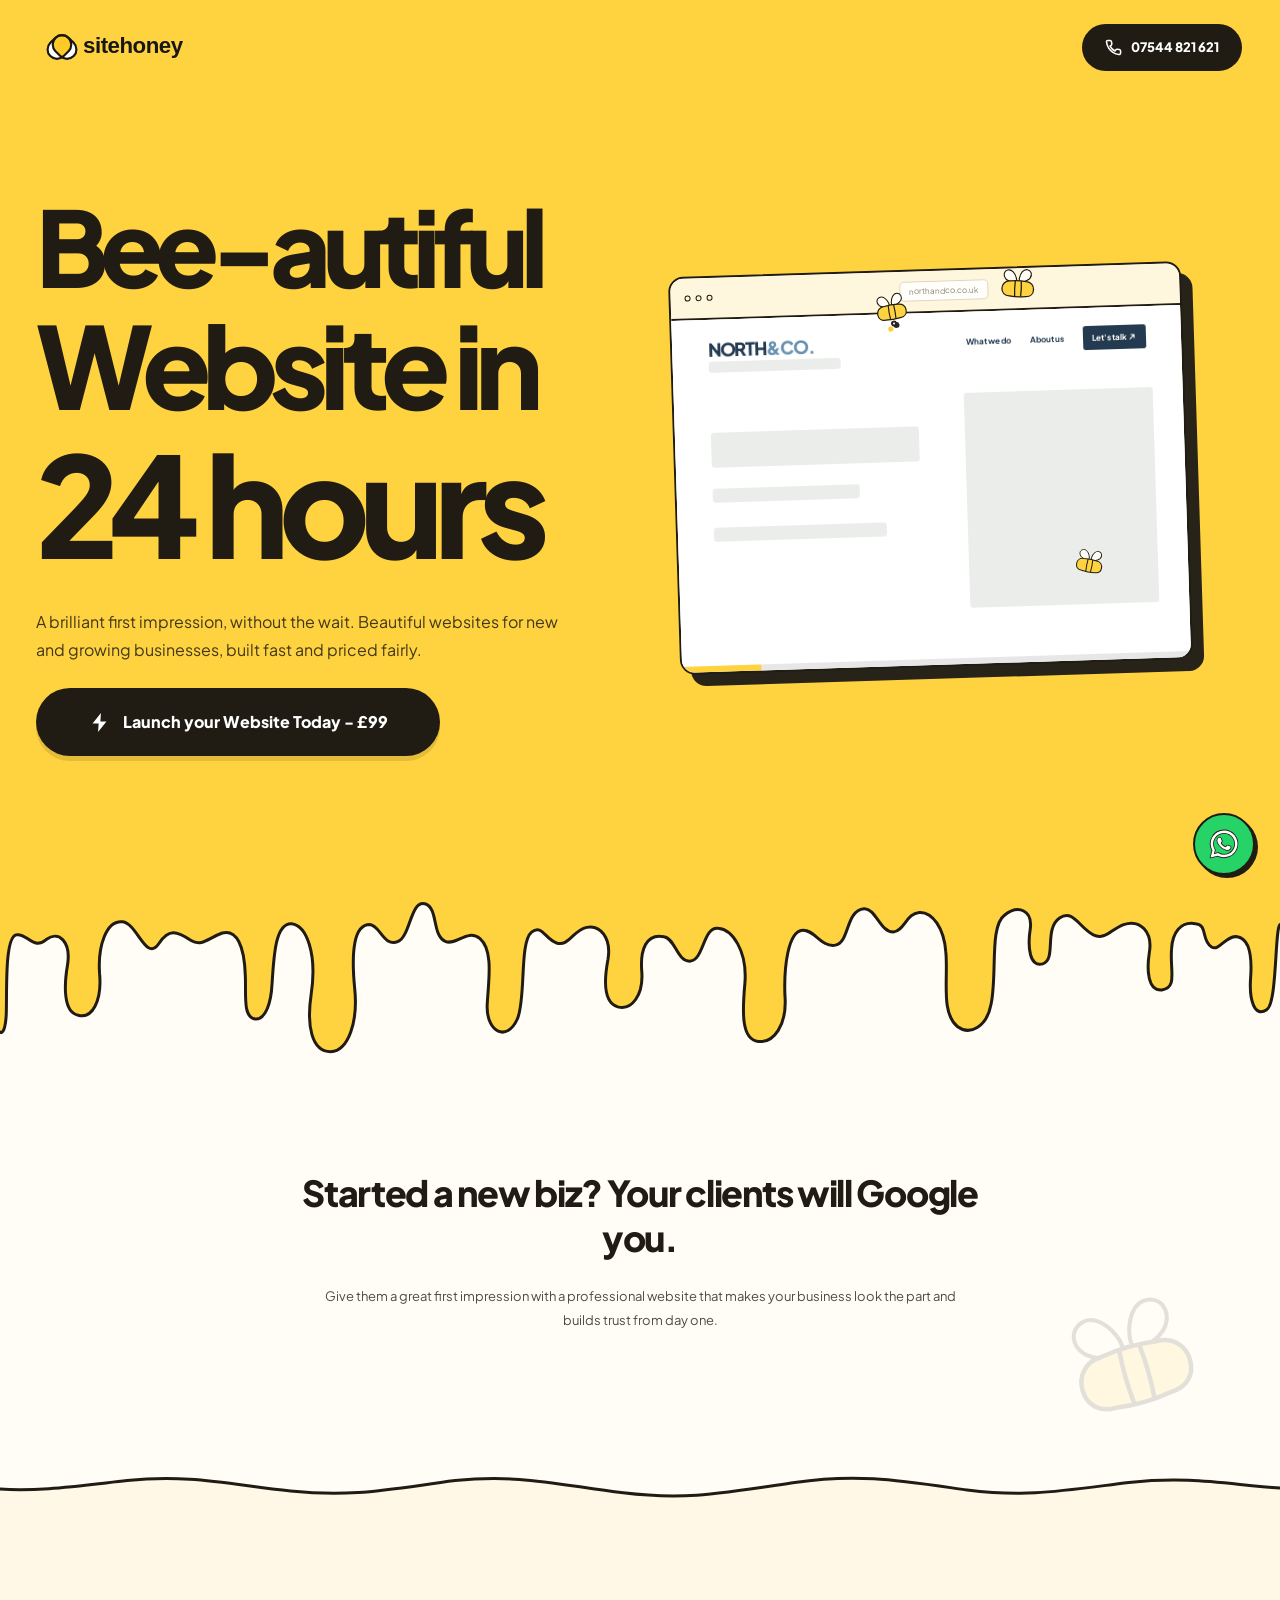
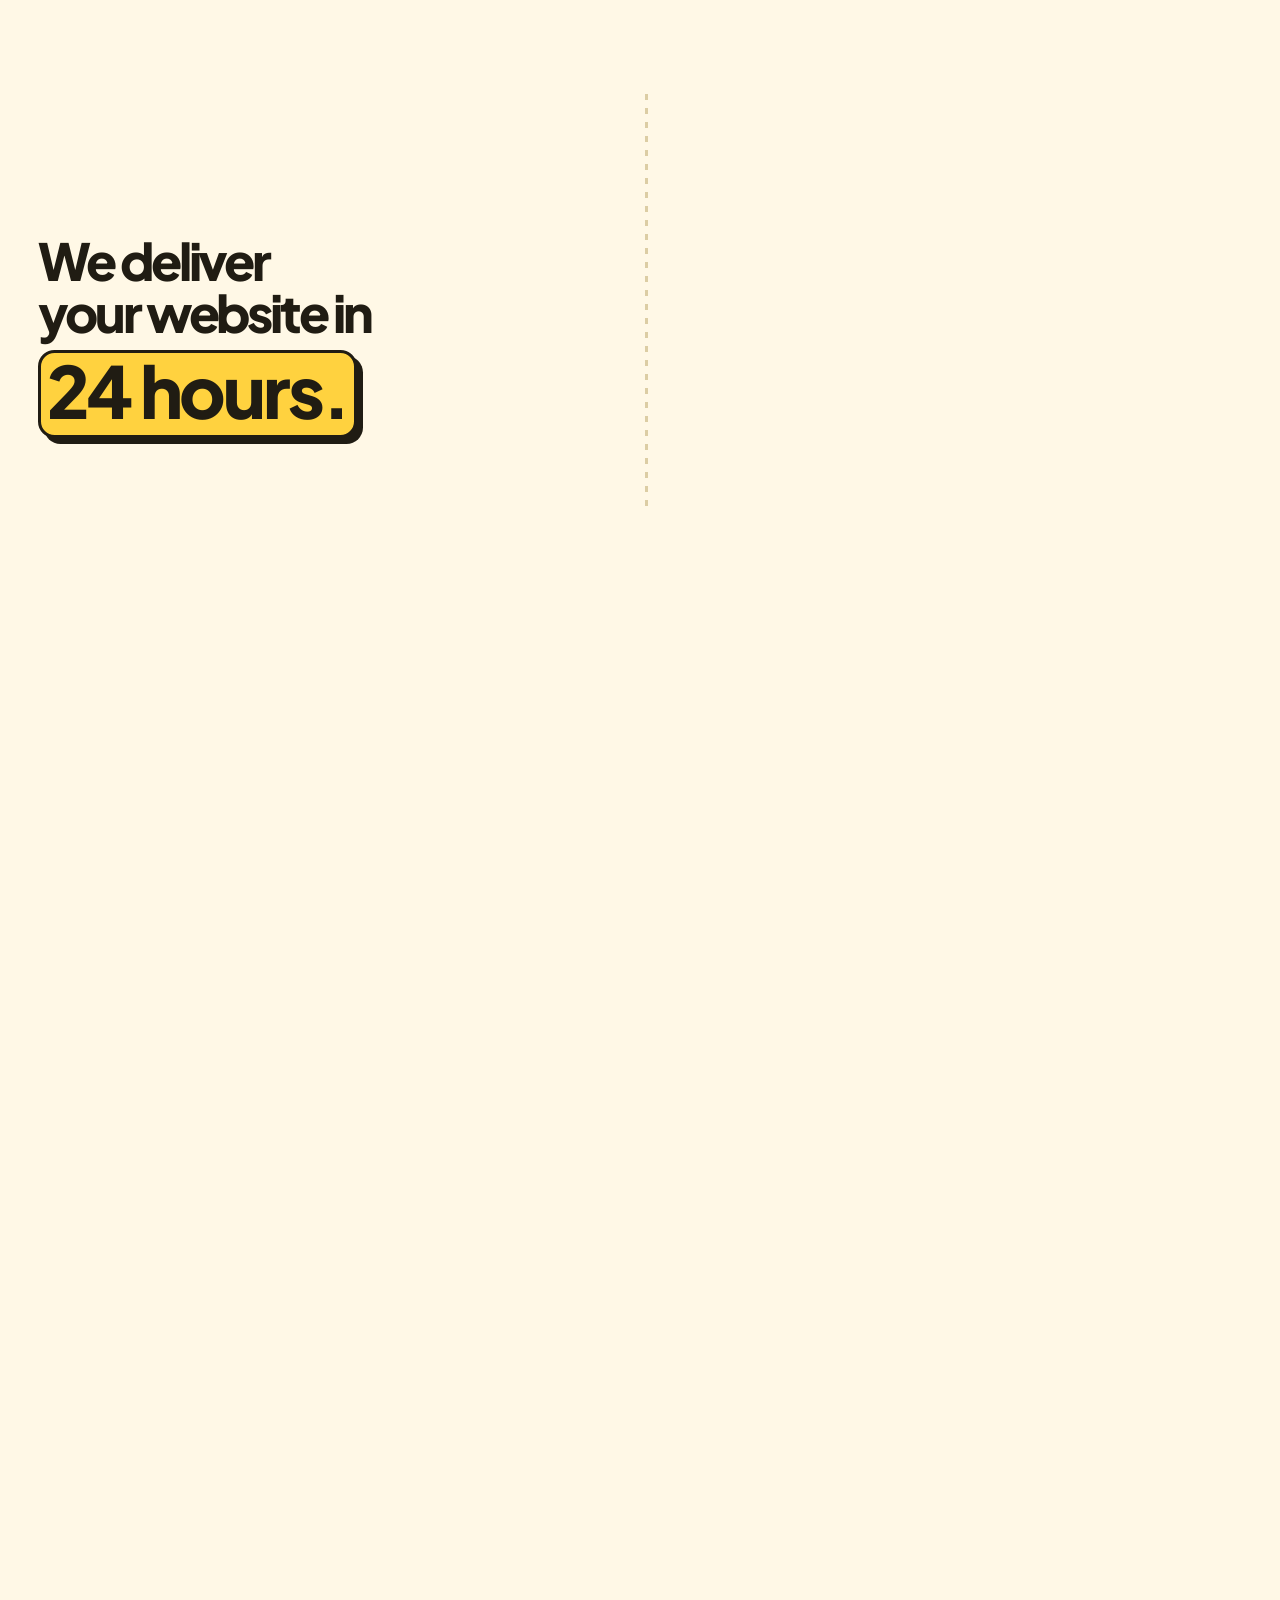
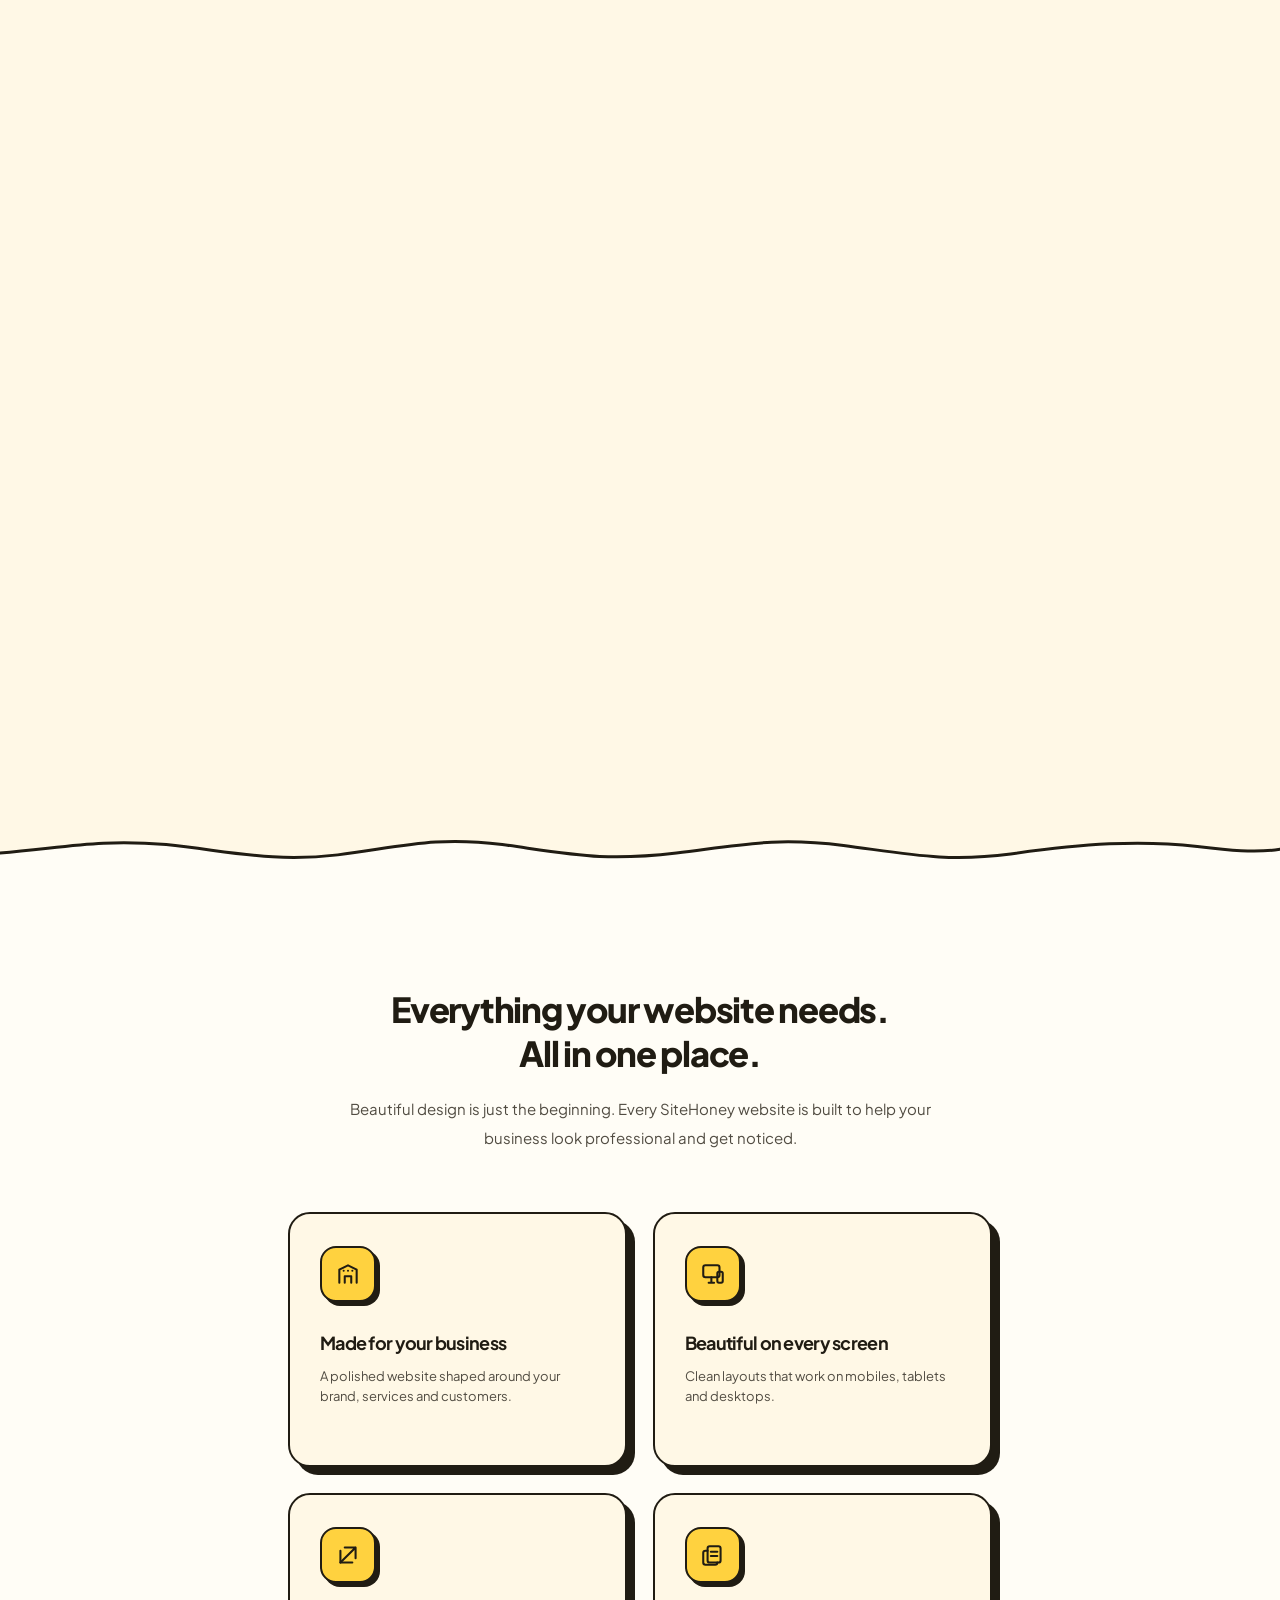
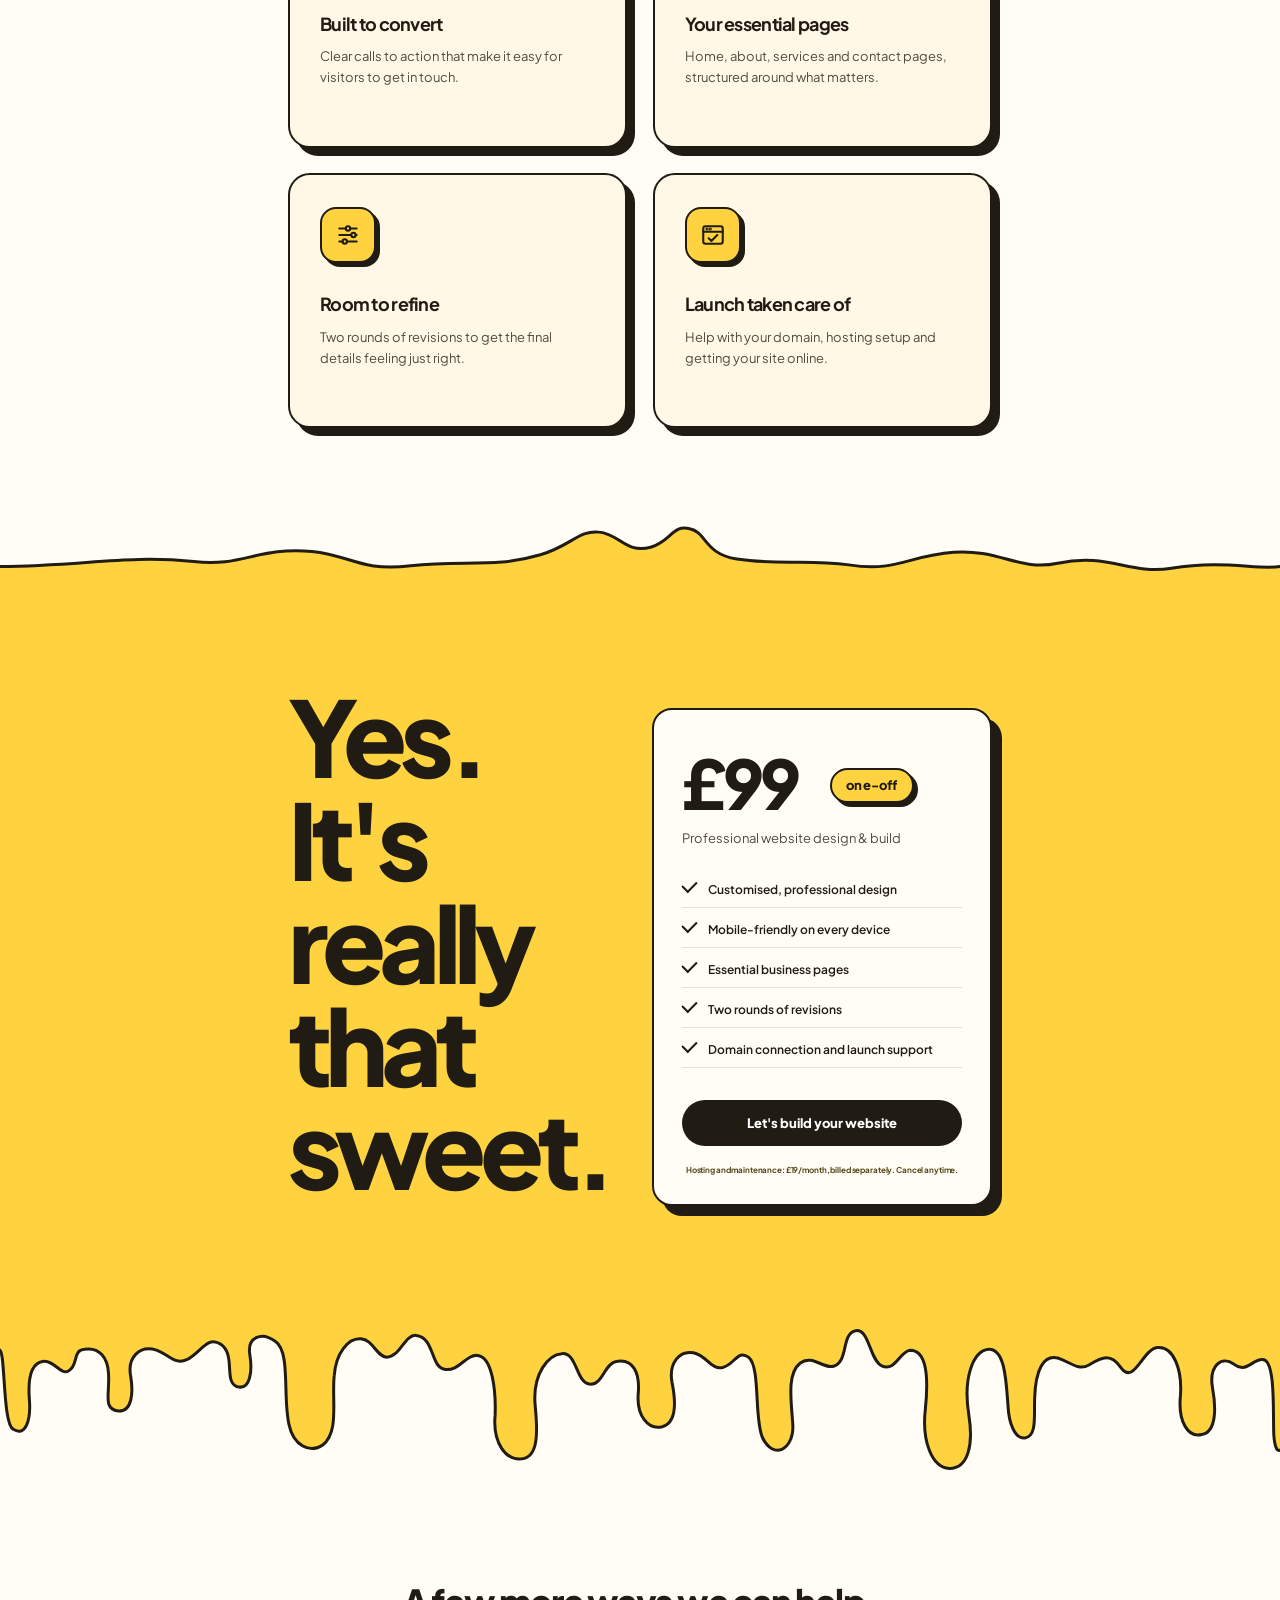
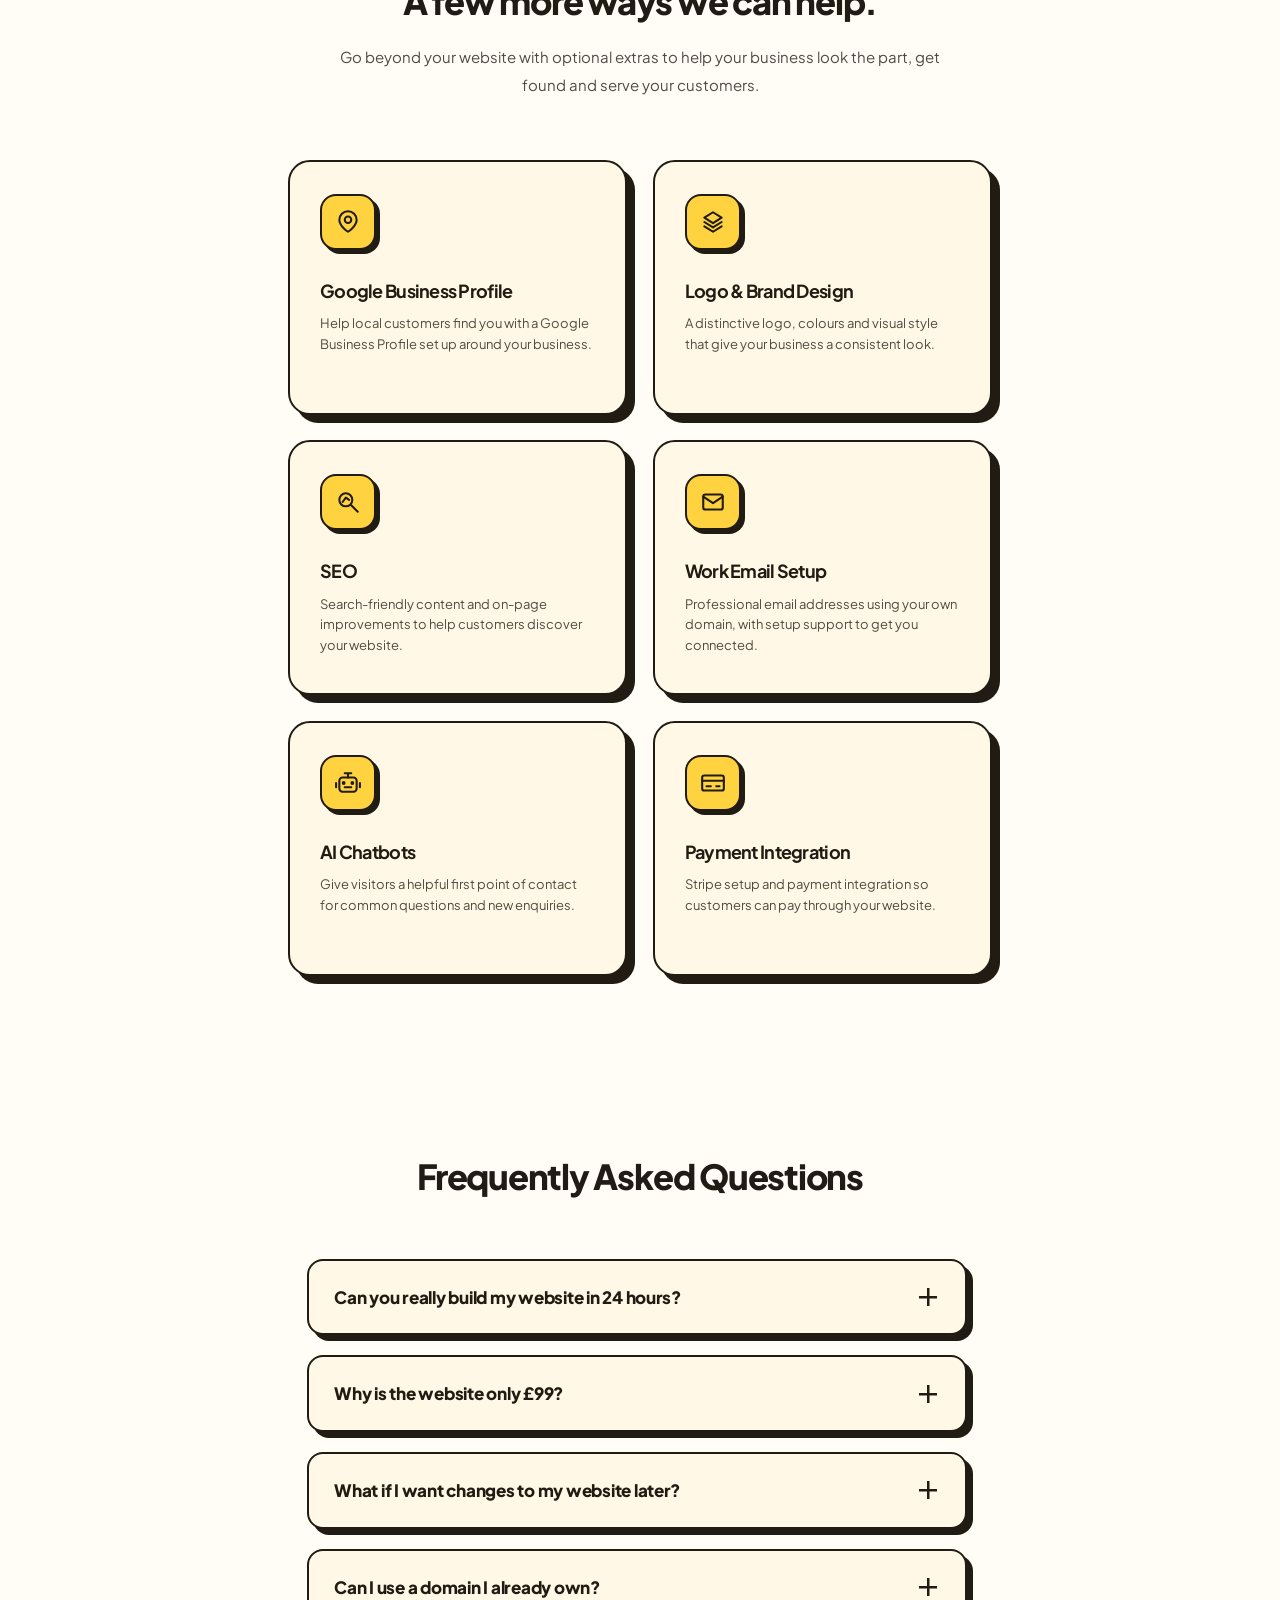
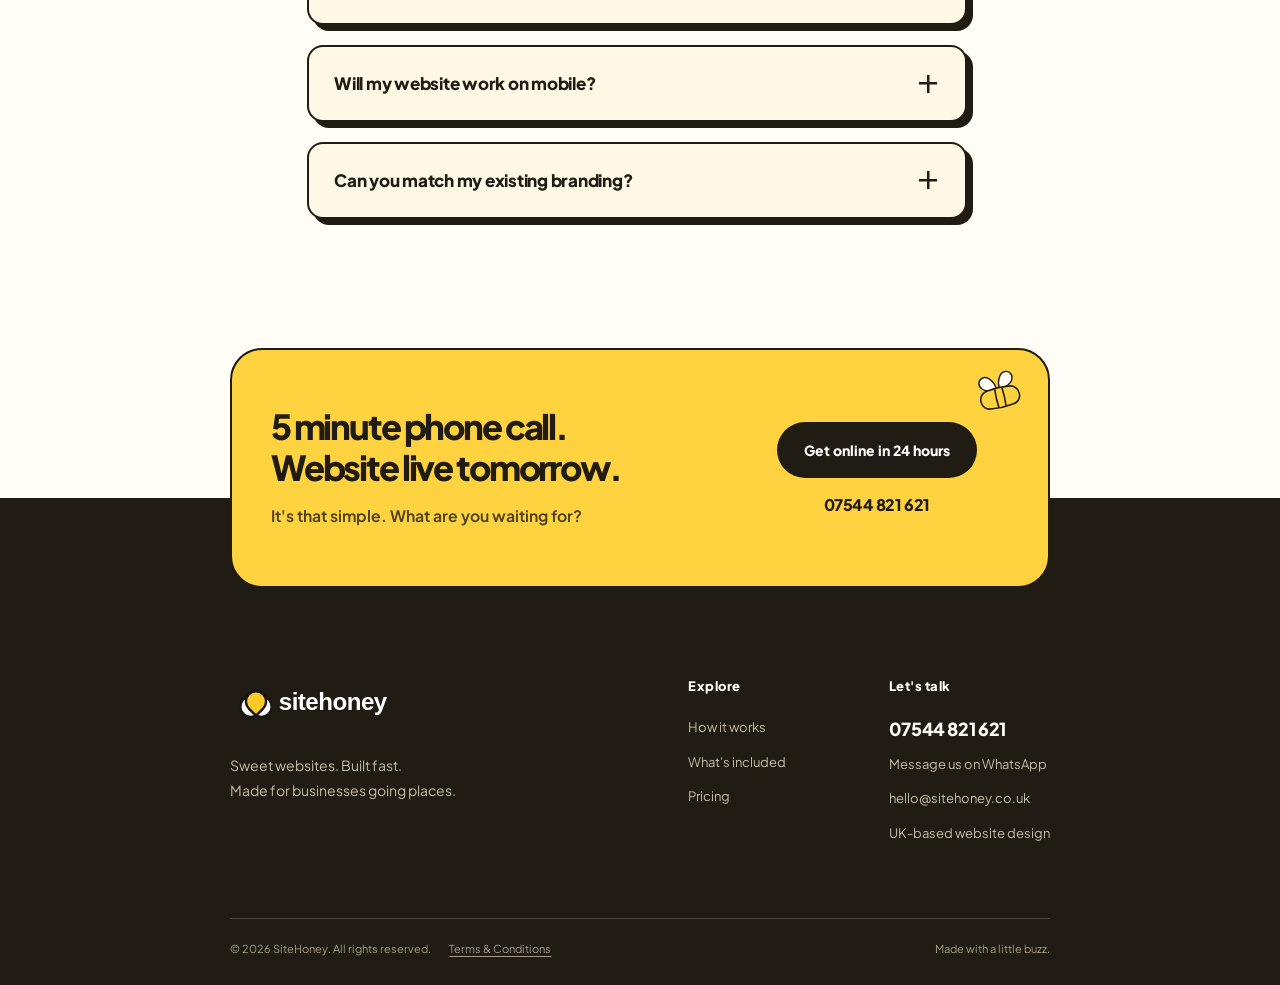
<file: index.html>
<!doctype html><html lang="en"><head><meta charset="utf-8"><meta name="viewport" content="width=device-width,initial-scale=1"><meta name="theme-color" content="#ffcf32"><link rel="icon" href="assets/logo/sitehoney-square.svg" type="image/svg+xml"><link rel="apple-touch-icon" href="assets/logo/sitehoney-square.png"><title>SiteHoney — Your website. Live in 24 hours.</title><meta name="description" content="Beautiful, credible business websites built in 24 hours. Simple pricing, zero fuss. SiteHoney makes launching your business sweeter."><link rel="preconnect" href="https://fonts.googleapis.com"><link rel="preconnect" href="https://fonts.gstatic.com" crossorigin><link href="https://fonts.googleapis.com/css2?family=Plus+Jakarta+Sans:wght@400;500;600;700;800&display=swap" rel="stylesheet"><style>
:root{--yellow:#ffd23f;--ink:#201c13;--cream:#fffdf6;--muted:#706b5d;--line:#e9e3d4}*{box-sizing:border-box}html{scroll-behavior:smooth}body{margin:0;background:var(--cream);color:var(--ink);font-family:'Plus Jakarta Sans',sans-serif;-webkit-font-smoothing:antialiased}a{color:inherit;text-decoration:none}button{font:inherit} .wrap{width:min(1160px,calc(100% - 64px));margin:auto}.nav{position:absolute;top:0;left:0;right:0;z-index:20}.nav-inner{height:94px;display:flex;align-items:center;justify-content:space-between}.brand{font-size:26px;font-weight:800;letter-spacing:-1.7px;display:flex;align-items:center;gap:10px}.brand svg{width:36px;height:36px}.navlinks{display:flex;align-items:center;gap:35px;font-size:13px;font-weight:700}.navlinks a:hover{text-decoration:underline;text-underline-offset:5px}.pill{border-radius:100px;padding:15px 23px;background:var(--ink);color:white;font-size:13px;font-weight:800;display:inline-flex;gap:12px;align-items:center;transition:transform .2s,background .2s}.pill:hover{transform:none;background:#42371c}.pill.light{background:var(--yellow);color:var(--ink)}.pill.light:hover{background:#f7c218}.hero{background:var(--yellow);min-height:100svh;position:relative;overflow:hidden;display:flex;align-items:center}.hero-inner{position:relative;z-index:2;padding:130px 0 100px;text-align:center}.eyebrow{display:inline-flex;align-items:center;gap:9px;font-size:12px;font-weight:800;letter-spacing:.09em;text-transform:uppercase}.eyebrow:before{content:'';width:8px;height:8px;background:var(--ink);border-radius:50%}h1,h2,h3,p{margin-top:0}h1{font-size:clamp(58px,8.5vw,126px);line-height:1.04;letter-spacing:-.085em;font-weight:800;max-width:1050px;margin:29px auto 28px}h1 em{font-style:normal;position:relative;white-space:nowrap}h1 em:after{content:'';position:absolute;left:2%;bottom:-6px;width:96%;height:8px;background:var(--ink);border-radius:50%;transform:rotate(-2deg)}.hero-desc{max-width:510px;margin:0 auto 30px;line-height:1.85;font-size:16px;color:#4d431f}.hero-actions{display:flex;align-items:center;justify-content:center;gap:20px}.tiny{font-size:12px;font-weight:700;color:#5b502b}.scrollnote{position:absolute;bottom:30px;left:50%;transform:translateX(-50%);font-size:10px;letter-spacing:.18em;font-weight:800;display:flex;align-items:center;gap:12px}.scrollnote:after{content:'↓';font-size:20px}.bee{position:absolute;pointer-events:none;z-index:1;will-change:transform}.bee svg{width:100%;height:auto;overflow:visible}.bee-a{width:115px;top:21%;left:9%;transform:rotate(-19deg)}.bee-b{width:72px;right:12%;bottom:23%;transform:rotate(18deg)}.bee-c{width:38px;right:20%;top:23%;transform:rotate(25deg)}.doodle{position:absolute;fill:none;stroke:var(--ink);stroke-width:2;stroke-linecap:round;stroke-dasharray:7 12;opacity:.48;pointer-events:none}.hero-doodle{width:320px;right:4%;top:21%}.section{padding:145px 0;position:relative;overflow:hidden}.section .kicker{font-size:12px;font-weight:800;text-transform:uppercase;letter-spacing:.14em;margin-bottom:25px}.section h2{font-size:clamp(40px,5vw,72px);letter-spacing:-.075em;line-height:1.12;font-weight:800}.section p{line-height:1.9;color:var(--muted);font-size:15px}.intro{display:grid;grid-template-columns:1fr 1fr;gap:100px;align-items:center}.intro h2{margin-bottom:0}.intro .copy{max-width:420px}.intro .copy p{font-size:18px}.outline-bee{position:absolute;width:145px;right:6%;bottom:30px;opacity:.12;transform:rotate(-16deg)}.yellow-section{background:#fff3c5}.section-head{max-width:700px;margin-bottom:65px}.steps{display:grid;grid-template-columns:repeat(3,1fr);gap:20px}.step{background:var(--cream);border:1px solid #eadfbf;border-radius:19px;padding:37px 31px 42px;min-height:310px;position:relative;transition:transform .3s}.step:hover{transform:translateY(-7px)}.step-num{display:flex;align-items:center;justify-content:center;width:45px;height:45px;border:2px solid var(--ink);border-radius:50%;font-size:15px;font-weight:800;margin-bottom:53px}.step h3{font-size:22px;letter-spacing:-.055em;margin-bottom:13px}.step p{font-size:14px;margin:0}.flight-layer{position:absolute;inset:0;pointer-events:none;overflow:hidden}.flight-layer svg{width:100%;height:100%;position:absolute;inset:0}.flight-path{fill:none;stroke:#d1a42b;stroke-width:2.5;stroke-dasharray:6 12;stroke-linecap:round}.features{display:grid;grid-template-columns:repeat(3,1fr);gap:0;border-top:1px solid var(--line);border-left:1px solid var(--line)}.feature{padding:35px 30px 45px;border-right:1px solid var(--line);border-bottom:1px solid var(--line)}.feature .symbol{width:52px;height:52px;background:#fff0b0;border-radius:15px;display:flex;align-items:center;justify-content:center;margin-bottom:38px;font-size:25px}.feature h3{font-size:19px;letter-spacing:-.05em;margin-bottom:12px}.feature p{font-size:13px;margin:0}.pricing{background:var(--yellow)}.price-layout{display:grid;grid-template-columns:1fr 450px;gap:90px;align-items:center}.price-layout h2{margin-bottom:22px}.price-card{background:var(--cream);border:2px solid var(--ink);border-radius:20px;padding:40px;box-shadow:10px 10px 0 var(--ink);transform:rotate(1deg)}.price-card .top{font-size:13px;font-weight:800}.price{font-size:100px;line-height:1.2;letter-spacing:-.1em;font-weight:800;margin:10px 0}.price small{font-size:18px;letter-spacing:0}.price-card ul{list-style:none;padding:0;margin:22px 0 32px}.price-card li{font-size:13px;padding:10px 0;border-bottom:1px solid var(--line);font-weight:600}.price-card li:before{content:'✓';margin-right:12px;font-weight:800}.price-card .pill{justify-content:center;width:100%}.faq{max-width:850px;margin:auto}.faq h2{text-align:center;margin-bottom:60px}.faq details{border-bottom:1px solid var(--line);padding:25px 0}.faq summary{list-style:none;cursor:pointer;font-size:17px;font-weight:800;letter-spacing:-.03em;display:flex;justify-content:space-between;gap:20px}.faq summary::-webkit-details-marker{display:none}.faq summary:after{content:'+';font-size:26px;line-height:20px}.faq details[open] summary:after{content:'−'}.faq details p{margin:17px 40px 0 0}.cta{background:var(--ink);color:white;text-align:center;padding:135px 0;position:relative;overflow:hidden}.cta h2{font-size:clamp(45px,6.5vw,88px);line-height:1.1;letter-spacing:-.075em;margin-bottom:25px}.cta p{color:#c9c4b9;max-width:460px;margin:0 auto 30px}.cta .bee{width:120px;top:20%;left:8%;transform:rotate(-20deg)}.cta .bee svg{stroke:var(--yellow)}footer{background:#17140f;color:white;padding:30px 0}footer .wrap{display:flex;justify-content:space-between;align-items:center;gap:25px}footer .brand{font-size:21px}footer p{font-size:12px;color:#aaa397;margin:0}.reveal{opacity:0;transform:translateY(28px);transition:opacity .75s ease,transform .75s ease}.reveal.visible{opacity:1;transform:translateY(0)}@media(max-width:800px){.wrap{width:min(100% - 38px,1160px)}.nav-inner{height:75px}.navlinks a:not(.pill){display:none}.navlinks{gap:0}.navlinks .pill{padding:12px 16px;font-size:11px}.brand{font-size:23px}.hero-inner{padding:115px 0 100px}h1{font-size:clamp(52px,12vw,90px)}.hero-desc{font-size:14px}.bee-a{left:-20px;top:21%;width:65px}.bee-b{right:-8px;bottom:15%;width:55px}.bee-c{right:9%;top:19%;width:25px}.hero-doodle{right:-140px}.section{padding:95px 0}.intro,.price-layout{grid-template-columns:1fr;gap:30px}.steps,.features{grid-template-columns:1fr}.step{min-height:0}.step-num{margin-bottom:35px}.section-head{margin-bottom:35px}.price-card{max-width:480px;transform:none}.cta{padding:110px 0}.cta .bee{opacity:.25;left:-40px}footer .wrap{flex-direction:column;text-align:center}}@media(prefers-reduced-motion:reduce){html{scroll-behavior:auto}.reveal{opacity:1;transform:none;transition:none}.bee{will-change:auto}}

/* Micro-illustrations: a soft capsule with just two wing strokes + stripes. */
.bee svg,.brand svg,.story-bee{color:var(--ink)}
.bee svg{display:block;width:100%;height:100%;overflow:visible}
.bee-wing{transform-box:fill-box;transform-origin:50% 92%;animation:wing-flick .105s ease-in-out infinite alternate}
.bee-wing--right{animation-delay:-.052s;animation-duration:.088s}
@keyframes wing-flick{from{transform:rotate(-20deg) scaleY(.76)}to{transform:rotate(19deg) scaleY(1.13)}}
@keyframes wing-flick-right{from{transform:rotate(20deg) scaleY(.76)}to{transform:rotate(-19deg) scaleY(1.13)}}
.bee-wing--right{animation-name:wing-flick-right}
/* All lines in the hero come from the exact bee positions, not fixed decorations. */
.hero{isolation:isolate}
.hero-inner{z-index:4}
.hero-flight-overlay{position:absolute;inset:0;z-index:2;pointer-events:none;overflow:hidden}
.hero-flight-overlay svg{position:absolute;inset:0;width:100%;height:100%;overflow:hidden}
.live-trail{fill:none;stroke:var(--ink);stroke-width:2.3;stroke-linecap:round;stroke-linejoin:round;stroke-dasharray:1 10;opacity:.52}
.hero .bee{position:absolute;left:0;top:0;width:39px;height:31px;z-index:3;transform:translate3d(-100px,-100px,0);filter:none;will-change:transform}
.hero .bee-a{width:43px;height:34px}.hero .bee-b{width:35px;height:28px}.hero .bee-c{width:30px;height:24px}
.hero .bee svg{animation:none}
.hero .bee-inner{display:block;width:100%;height:100%;transform-origin:50% 50%}
/* THE SITEHONEY WORKSHOP — full-height split hero + live website construction. */
.hero{min-height:100svh;background:#ffd23f;isolation:isolate;overflow:hidden}
.hero-inner{display:grid;grid-template-columns:minmax(0,.92fr) minmax(0,1.08fr);align-items:center;gap:clamp(18px,3.3vw,62px);width:min(1340px,calc(100% - 100px));padding:132px 0 90px;text-align:left;z-index:4}
.hero-copy{position:relative;z-index:3;max-width:615px}
.hero h1{font-size:clamp(60px,5.65vw,97px);letter-spacing:-.09em;line-height:1.085;text-align:left;margin:0 0 30px;max-width:none}
.hero h1 em{white-space:nowrap}.hero h1 em:after{height:6px;bottom:-5px;transform:rotate(-1.5deg)}
.hero-desc{font-size:clamp(14px,1.18vw,17px);line-height:1.82;max-width:450px;margin:0 0 32px;color:#514625}
.hero-actions{justify-content:flex-start;gap:20px;flex-wrap:wrap}
.hero-price{font-weight:800;font-size:16px;letter-spacing:-.04em}.hero-price span{font-weight:600;color:#6d5b2e;font-size:11px;letter-spacing:0}
.hero-assurance{font-size:11px;color:#6d5b2e;margin:22px 0 0;font-weight:700}
.hive-stage{width:100%;aspect-ratio:620/510;max-width:690px;position:relative;isolation:isolate;overflow:visible;align-self:center;filter:none}
.stage-orbit{position:absolute;border:2px dashed rgba(32,28,19,.17);border-radius:50%;pointer-events:none}
.orbit-a{width:32%;height:24%;left:3%;top:9%;transform:rotate(-22deg)}.orbit-b{width:29%;height:34%;right:0;bottom:2%;transform:rotate(32deg)}
.web-window{position:absolute;left:9.6%;top:10.8%;width:81.5%;height:76.8%;background:#fffef8;border:2px solid var(--ink);border-radius:15px;box-shadow:12px 13px 0 #282319;overflow:hidden;transform:rotate(-1.8deg);z-index:2}
.window-chrome{height:10.6%;min-height:33px;border-bottom:2px solid var(--ink);background:#fff7dd;display:flex;align-items:center;gap:10px;padding:0 15px}
.window-dots{display:flex;gap:5px}.window-dots i{width:7px;height:7px;border:1.5px solid var(--ink);border-radius:50%;display:block}
.window-address{padding:5px 10px;background:#fffefa;border:1px solid #ded7c3;color:#8c8778;border-radius:5px;font-size:clamp(6px,.85vw,9px);margin:auto;line-height:1}
.window-chevron{font-size:13px;font-weight:800}
.site-demo{height:89.4%;position:relative;overflow:hidden;background:#fffdf5;isolation:isolate}
.draft-lines{position:absolute;inset:0;opacity:.6;transition:opacity .55s ease}
.draft-lines span{position:absolute;display:block;background:#eae8db;border-radius:3px;animation:draft-breathe 2.1s ease-in-out infinite alternate}
.draft-lines span:nth-child(1){top:12%;left:7%;width:26%;height:3%}.draft-lines span:nth-child(2){top:33%;left:7%;width:41%;height:10%}.draft-lines span:nth-child(3){top:48%;left:7%;width:29%;height:4%}.draft-lines span:nth-child(4){top:59%;left:7%;width:34%;height:4%}.draft-lines span:nth-child(5){top:23%;right:6%;width:37%;height:61%}
@keyframes draft-breathe{to{opacity:.45}}
.site-demo:has([data-build="title"].is-built) .draft-lines{opacity:0}
.build-piece{opacity:0;transform:translateY(10px) scale(.97);transition:opacity .45s cubic-bezier(.2,.8,.2,1),transform .55s cubic-bezier(.14,1.3,.36,1);will-change:opacity,transform}
.build-piece.is-built{opacity:1;transform:translateY(0) scale(1)}
.demo-nav{height:17%;display:flex;align-items:center;justify-content:space-between;padding:0 7%;position:relative;z-index:3}
.demo-logo{font-size:clamp(13px,1.7vw,23px);font-weight:800;letter-spacing:-.09em;color:#20372b}.demo-dot{color:#e99570}
.demo-links{display:flex;gap:clamp(6px,1.5vw,21px);align-items:center;font-size:clamp(5px,.75vw,9px);font-weight:700;color:#344b40}.demo-links span:last-child{background:#263f34;color:white;padding:8px 10px;border-radius:3px}
.demo-copy{position:absolute;left:7%;top:29%;width:56%;z-index:2}
.demo-tag{font-size:clamp(5px,.62vw,8px);letter-spacing:.19em;color:#758478;font-weight:800;margin-bottom:7%}
.demo-title{font-weight:800;font-size:clamp(22px,3.35vw,47px);letter-spacing:-.085em;line-height:1.08;color:#20372b}.demo-title span{color:#e9a38c}
.demo-description{font-size:clamp(6px,.86vw,11px);line-height:1.6;color:#6b736c;max-width:67%;margin-top:7%}
.demo-button{background:#263f34;color:white;display:inline-flex;gap:clamp(9px,1.4vw,18px);align-items:center;border-radius:4px;padding:clamp(7px,.95vw,12px) clamp(8px,1.1vw,15px);font-size:clamp(6px,.79vw,10px);font-weight:700;margin-top:9%;box-shadow:2px 3px 0 #b9cabe}.demo-button b{font-size:13px}
.demo-art{position:absolute;right:6%;top:23%;width:38%;height:64%;background:#dce8d7;border-radius:48% 48% 9px 9px;overflow:hidden;transform-origin:center bottom;z-index:1}
.demo-art.is-built{transform:translateY(0) scale(1)}
.art-circle{position:absolute;width:95%;height:77%;left:6%;top:18%;border:1px solid #a0b49f;border-radius:50%}
.art-petal{position:absolute;left:44%;top:40%;height:35%;width:28%;border-radius:70% 70% 60% 60%;background:#f0bd9e;transform-origin:20% 82%;border:1px solid #d79d7d}
.petal-one{transform:rotate(0deg) translateY(-37%)}.petal-two{transform:rotate(60deg) translateY(-37%)}.petal-three{transform:rotate(120deg) translateY(-37%)}.petal-four{transform:rotate(180deg) translateY(-37%)}.petal-five{transform:rotate(240deg) translateY(-37%)}.petal-six{transform:rotate(300deg) translateY(-37%)}
.art-center{position:absolute;left:43.5%;top:47%;width:24%;aspect-ratio:1;border-radius:50%;background:#ffdc8c;border:1px solid #c99f63}
.art-stamp{position:absolute;bottom:8%;right:8%;text-align:right;font-size:clamp(6px,.67vw,9px);line-height:1.25;color:#385646;font-weight:800;transform:rotate(-8deg)}
.demo-footer{position:absolute;left:7%;bottom:6%;font-size:clamp(5px,.7vw,9px);font-weight:700;color:#6c786c}.demo-footer span{border-radius:50%;background:#cee2cd;width:15px;height:15px;display:inline-flex;align-items:center;justify-content:center;color:#263f34;margin-right:5px}
.demo-wipe{position:absolute;inset:0;background:#fffdf5;z-index:5;opacity:0;pointer-events:none;transition:opacity .46s ease}
.site-demo.is-resetting .demo-wipe{opacity:1}
.hive-trails{position:absolute;inset:0;width:100%;height:100%;z-index:4;pointer-events:none;overflow:visible}
.hive-trail{fill:none;stroke:#2a241b;stroke-width:2.3;stroke-dasharray:1 9;stroke-linecap:round;stroke-linejoin:round;opacity:.46;vector-effect:non-scaling-stroke}
.worker-bee{width:clamp(27px,3vw,41px);height:auto;aspect-ratio:96/78;position:absolute;left:0;top:0;z-index:5;pointer-events:none;will-change:left,top}
.worker-a{width:clamp(31px,3.4vw,45px)}.worker-c{width:clamp(23px,2.7vw,36px)}
.worker-tilt{display:block;width:100%;height:100%;transform-origin:center center}.worker-tilt svg{width:100%;height:100%;display:block;overflow:visible}
.worker-cargo{display:block;position:absolute;bottom:-5px;left:46%;width:7px;height:7px;border:1px solid #201c13;background:#fffef6;border-radius:1px;opacity:0;transform:rotate(18deg);transition:opacity .15s}
.worker-bee.carrying .worker-cargo{opacity:1}
.finished-mark{position:absolute;z-index:7;right:-1.5%;bottom:4%;background:#fff;color:#171717;border:2px solid #171717;box-shadow:4px 5px 0 #171717;border-radius:40px;padding:12px 21px;min-width:195px;display:inline-flex;align-items:center;justify-content:center;gap:13px;white-space:nowrap;font-size:clamp(12px,1.12vw,15px);font-weight:800;opacity:0;transform:translateY(12px) rotate(4deg);transition:opacity .28s ease,transform .38s cubic-bezier(.16,1,.3,1);pointer-events:none}
.finished-mark > span:first-child{flex:0 0 28px;display:inline-flex;background:#171717;color:#fff;width:28px;height:28px;border-radius:50%;align-items:center;justify-content:center;font-size:17px;line-height:1}
.finished-mark .finished-text{display:inline-block;flex:none;width:auto;height:auto;background:none;border-radius:0;font-size:inherit;line-height:1.2;white-space:nowrap}
@media(max-width:420px){.finished-mark{min-width:167px;padding:9px 13px;gap:9px;font-size:12px}.finished-mark > span:first-child{width:24px;height:24px;flex-basis:24px;font-size:14px}}
.finished-mark.show{opacity:1;transform:translateY(0) rotate(4deg)}
.build-spark{position:absolute;width:22px;height:22px;z-index:6;pointer-events:none;transform:translate(-50%,-50%);animation:pop-spark .7s ease-out both}
.build-spark i{position:absolute;width:4px;height:9px;border-radius:3px;background:#fffef5;box-shadow:0 0 0 1px #221e16;left:10px;top:-5px;transform-origin:2px 16px}
.build-spark i:nth-child(2){transform:rotate(90deg)}.build-spark i:nth-child(3){transform:rotate(180deg)}.build-spark i:nth-child(4){transform:rotate(270deg)}
@keyframes pop-spark{0%{opacity:0;scale:.3}25%{opacity:1;scale:1.25}100%{opacity:0;scale:1.8}}
@media(max-width:1050px){.hero-inner{width:min(1180px,calc(100% - 66px));gap:8px}.hero h1{font-size:clamp(52px,6.15vw,80px)}.hero-desc{font-size:14px}.web-window{box-shadow:9px 10px 0 #282319}}
@media(max-width:800px){.hero{min-height:100svh}.hero-inner{display:flex;flex-direction:column;justify-content:center;align-items:stretch;text-align:left;padding:115px 0 72px;width:min(100% - 40px,560px);gap:20px}.hero-copy{max-width:100%}.hero h1{font-size:clamp(47px,10vw,71px);margin-bottom:18px}.hero-desc{max-width:480px;font-size:13px;margin-bottom:22px}.hero-assurance{margin-top:14px}.hive-stage{width:min(100%,530px);align-self:center}.demo-title{font-size:clamp(24px,6.7vw,44px)}.demo-logo{font-size:clamp(13px,3.3vw,19px)}.demo-tag{font-size:clamp(5px,1.3vw,8px)}.demo-description{font-size:clamp(6px,1.7vw,10px)}.demo-button{font-size:clamp(6px,1.45vw,9px)}.demo-links{font-size:clamp(5px,1.25vw,8px)}.art-stamp{font-size:clamp(5px,1.2vw,8px)}.demo-footer{font-size:clamp(5px,1.2vw,8px)}.window-address{font-size:8px}.hero-price{font-size:13px}.worker-a{width:37px}.worker-b{width:32px}.worker-c{width:27px}}
@media(max-width:420px){.hero-inner{padding-top:100px;gap:24px}.hero h1{font-size:clamp(44px,10.3vw,56px)}.hero h1 em{white-space:normal}.window-chrome{min-height:24px;padding:0 8px}.window-dots i{width:5px;height:5px}.demo-nav{height:16%}.demo-links span:nth-child(2){display:none}.demo-title{font-size:6.5vw}.demo-copy{top:28%}.demo-art{height:60%}.hero-actions{gap:15px}}
@media(prefers-reduced-motion:reduce){.worker-bee,.hive-trails,.build-spark{display:none!important}.build-piece{transition:none}.draft-lines{display:none}.site-demo.is-resetting .demo-wipe{display:none}}


/* Portfolio production line: three deliberately different example businesses.
   The fixed outer browser stays in place while finished pages roll away. */
.demo-reel{position:relative;height:89.4%;overflow:hidden;background:#f4f4f0;isolation:isolate}
.demo-reel .site-demo{position:absolute;top:0;left:0;width:100%;height:100%;overflow:hidden;transform:translate3d(100%,0,0);will-change:transform;contain:layout paint}
.demo-reel .site-demo:first-child{transform:translate3d(0,0,0)}
/* A quiet, unlabelled progress strip belongs to each moving website, not the browser frame.
   Its filled state exits with the finished page as the next empty track arrives. */
.demo-build-track{position:absolute;left:0;right:0;bottom:0;height:5px;background:#e5e5e5;z-index:10;pointer-events:none}
.demo-build-fill{height:100%;width:100%;background:#171717;transform:scaleX(0);transform-origin:left center;will-change:transform}

.site-demo .draft-lines{z-index:0}
.site-demo .draft-lines span{background:var(--skeleton,#e7e9e6)}
.site-demo:has([data-build="title"].is-built) .draft-lines{opacity:0}
.site-demo .demo-logo{color:var(--brand)}.site-demo .demo-dot{color:var(--accent)}
.site-demo .demo-links{color:var(--brand)}
.site-demo .demo-links span:last-child{background:var(--brand);color:#fff}
.site-demo .demo-tag{color:var(--sub)}
.site-demo .demo-title{color:var(--brand)}.site-demo .demo-title span{color:var(--accent)}
.site-demo .demo-description{color:var(--sub)}
.site-demo .demo-button{background:var(--brand);color:#fff;box-shadow:none}
.site-demo .demo-footer{color:var(--sub)}
.site-demo .demo-art{background:var(--art-bg);border-radius:var(--art-radius);border:none}
.site-demo .demo-nav{height:17%}
.site-demo .draft-lines{opacity:.8}
.site-demo .draft-lines span:nth-child(1){top:12%}.site-demo .draft-lines span:nth-child(2){top:32%}
.site-demo .demo-copy{top:29%}
/* Business consultancy — tailored corporate design. */
.theme-consultancy{--brand:#243a50;--accent:#6791b0;--sub:#637486;--art-bg:#e0e9ee;--art-radius:6px;background:#fff}
.theme-consultancy .demo-logo{font-size:clamp(11px,1.45vw,20px);letter-spacing:-.06em}
.theme-consultancy .demo-links span:last-child{border-radius:3px}
.theme-consultancy .demo-art{top:25%;height:57%;width:38%;right:6%}
.consult-stat{position:absolute;inset:0;padding:12%;display:flex;flex-direction:column;justify-content:space-between;color:#243a50}
.consult-stat small{font-size:clamp(5px,.55vw,8px);font-weight:800;letter-spacing:.12em}
.consult-bars{height:45%;display:flex;gap:7%;align-items:flex-end;border-bottom:2px solid #a4bbc8}
.consult-bars i{display:block;width:15%;background:#719ab4;border-radius:2px 2px 0 0}
.consult-bars i:nth-child(1){height:28%}.consult-bars i:nth-child(2){height:42%}.consult-bars i:nth-child(3){height:38%}.consult-bars i:nth-child(4){height:75%}.consult-bars i:nth-child(5){height:90%;background:#243a50}
.consult-stat strong{position:absolute;font-size:clamp(24px,4vw,52px);right:12%;top:21%;line-height:1;font-weight:500}
.consult-stat span{font-size:clamp(6px,.75vw,10px);font-weight:700}
/* Wellness — restrained, warm editorial direction, with a different layout. */
.theme-wellness{--brand:#3a4940;--accent:#ad8e72;--sub:#77776b;--art-bg:#e3e3d2;--art-radius:55% 55% 4px 4px;background:#f7f5eb}
.theme-wellness .demo-logo{font-size:clamp(16px,2.1vw,28px);font-weight:600;letter-spacing:-.1em}
.theme-wellness .demo-title{font-weight:600;font-size:clamp(22px,3.2vw,43px);letter-spacing:-.072em;line-height:1.13}
.theme-wellness .demo-button{border-radius:100px;padding-left:15px;padding-right:15px}
.theme-wellness .demo-art{top:25%;height:64%;width:38%}
.well-arch{position:absolute;inset:0;overflow:hidden}
.well-sun{position:absolute;border-radius:50%;width:48%;aspect-ratio:1;background:#e9c5a3;top:19%;left:26%}
.well-hill{position:absolute;width:120%;height:58%;border-radius:50% 50% 0 0}
.well-hill-one{bottom:-15%;left:-30%;background:#b9bfab;transform:rotate(20deg)}
.well-hill-two{bottom:-20%;right:-29%;background:#8e9c88;transform:rotate(-18deg)}
.well-leaf{position:absolute;bottom:3%;left:50%;width:8%;height:30%;background:#5a755d;border-radius:100% 0 100% 0;transform-origin:bottom center}
.well-leaf.one{transform:rotate(-34deg)}.well-leaf.two{transform:rotate(8deg);height:40%}.well-leaf.three{transform:rotate(44deg)}
/* Home improvements — crisp, energetic trades layout with architectural artwork. */
.theme-trades{--brand:#1d3346;--accent:#f08c3e;--sub:#596b78;--art-bg:#c8e0ea;--art-radius:5px;background:#f8fbfd}
.theme-trades .demo-logo{font-size:clamp(13px,1.6vw,22px);letter-spacing:-.075em}
.theme-trades .demo-links span:last-child{background:#f08c3e;color:#172b37;font-weight:800}
.theme-trades .demo-title{font-weight:800;letter-spacing:-.075em}
.theme-trades .demo-button{background:#f08c3e;color:#172b37;font-weight:800;border-radius:3px}
.theme-trades .demo-art{top:27%;height:58%;right:5%;width:39%}
.build-sky{position:absolute;inset:0;overflow:hidden}
.build-sun{position:absolute;right:15%;top:14%;width:24%;aspect-ratio:1;background:#ffdc8e;border-radius:50%}
.build-house{position:absolute;left:16%;top:25%;width:75%;height:66%}
.build-house .roof{position:absolute;left:0;top:0;width:100%;height:43%;background:#304c5e;clip-path:polygon(50% 0,100% 90%,95% 100%,5% 100%,0 90%)}
.build-house .wall{position:absolute;left:8%;top:36%;width:84%;height:64%;background:#f6f4e8}
.build-house .door{position:absolute;bottom:0;left:40%;height:42%;width:22%;background:#f08c3e}
.build-house .window-one,.build-house .window-two{position:absolute;bottom:32%;width:19%;height:21%;background:#90becf;border:3px solid #304c5e}
.build-house .window-one{left:15%}.build-house .window-two{right:15%}
.build-ground{position:absolute;bottom:0;left:0;right:0;height:11%;background:#7198a0}
/* Responsive illustrations remain entirely in the browser window. */
@media(max-width:800px){
 .theme-consultancy .demo-logo{font-size:clamp(12px,3.6vw,19px)}
 .theme-wellness .demo-logo{font-size:clamp(15px,4vw,25px)}
 .theme-trades .demo-logo{font-size:clamp(12px,3.8vw,20px)}
 .theme-wellness .demo-title{font-size:clamp(22px,6.2vw,42px)}
 .consult-stat small{font-size:clamp(4px,1.2vw,8px)}
 .consult-stat strong{font-size:clamp(20px,7vw,42px)}
 .consult-stat span{font-size:clamp(5px,1.45vw,9px)}
}
@media(prefers-reduced-motion:reduce){.demo-reel .site-demo{will-change:auto}}


/* Construction choreography: oversized carried UI blocks, with a gentle drop.
   No starbursts/plus signs. Three workers physically shove the reel rightward. */
.build-spark{display:none!important}
.worker-bee{z-index:8}
.worker-cargo,.placed-block{
  display:block;width:27px;height:18px;border:2px solid #29251c;background:#fffdf3;
  border-radius:3px;box-shadow:2px 2px 0 #29251c;
}
.worker-cargo{position:absolute;left:50%;bottom:-11px;opacity:0;transform:translateX(-50%) rotate(-5deg) scale(.85);
  transition:opacity .13s ease,transform .16s ease;pointer-events:none}
.worker-bee.carrying .worker-cargo{opacity:1;transform:translateX(-50%) rotate(-5deg) scale(1)}
.worker-cargo::before,.placed-block::before{content:'';position:absolute;left:3px;right:3px;top:4px;height:2px;background:#92999b;border-radius:2px;box-shadow:0 5px 0 #d5d8d7}
.worker-cargo::after,.placed-block::after{content:'';position:absolute;right:3px;top:3px;width:5px;height:5px;border-radius:2px;background:#ffcf32}
.token-art{height:25px;width:29px;background:#d8e7e4}
.token-title{width:34px;height:19px}
.token-title::before{height:3px;background:#29251c;box-shadow:0 6px 0 #9ea4a0}
.token-nav{width:37px;height:13px}
.token-nav::before{top:3px}
.token-description{width:29px;height:21px}
.token-footer{height:12px;width:31px}
.token-button{height:15px;width:26px;background:#f5d986}
.placed-block{position:absolute;z-index:9;pointer-events:none;transform:translate(-50%,-50%)}
.worker-bee.pushing .worker-cargo{opacity:0}
.worker-bee.pushing{z-index:10}
.worker-bee.pushing .worker-tilt svg{filter:drop-shadow(-1px 1px 0 rgba(28,25,17,.08))}
/* Pieces land cleanly, without overshooting or emitting UI fireworks. */
.build-piece{transition:opacity .35s ease-out,transform .50s cubic-bezier(.2,.83,.19,1);transform:translateY(6px) scale(.982)}
.build-piece.is-built{transform:translateY(0) scale(1)}
@media(prefers-reduced-motion:reduce){.placed-block{display:none}.worker-cargo{display:none}}

/* Three-line, high-impact hero copy; fits beside the animated workshop. */
.hero h1{font-size:clamp(51px,5.15vw,85px);letter-spacing:-.085em;line-height:1.09}
@media(max-width:1050px){.hero h1{font-size:clamp(45px,5.2vw,69px)}}
@media(max-width:800px){.hero h1{font-size:clamp(45px,9.5vw,67px)}}
@media(max-width:420px){.hero h1{font-size:clamp(42px,10vw,51px)}}
/* Prominent primary hero conversion button. */
.hero-actions .hero-cta{padding:21px 30px;font-size:16px;font-weight:800;gap:12px;min-height:67px;line-height:1.25;justify-content:center;text-align:center;box-shadow:0 5px 0 rgba(32,28,19,.12)}
.hero-cta-icon{width:21px;height:21px;flex:0 0 21px}
@media(max-width:480px){.hero-actions .hero-cta{font-size:13px;padding:18px 17px;min-height:60px;gap:9px}.hero-cta-icon{width:19px;height:19px;flex-basis:19px}}

/* SiteHoney polish: brighter progress, more hero impact, centred first-impression message. */
.demo-build-track{height:6px;left:7px;right:7px;bottom:6px;border-radius:999px;background:rgba(32,28,19,.10);overflow:hidden}
.demo-build-fill{border-radius:999px;background:var(--yellow)}
.hero h1{font-size:clamp(59px,5.85vw,98px);line-height:1.055;letter-spacing:-.09em}
.intro-section .intro{display:block;text-align:center;max-width:1080px;margin-inline:auto}
.intro-section .intro h2{margin:0 auto 24px;max-width:1080px;font-size:clamp(42px,5.3vw,76px);line-height:1.17}
.intro-section .intro h2 span{display:inline-block}
.intro-section .intro p{font-size:clamp(15px,1.4vw,18px);max-width:650px;margin:0 auto;line-height:1.8}
@media(max-width:1050px){.hero h1{font-size:clamp(51px,5.7vw,78px)}}
@media(max-width:800px){.hero h1{font-size:clamp(51px,10.2vw,76px)}.intro-section .intro h2{font-size:clamp(38px,7.5vw,62px)}}
@media(max-width:420px){.hero h1{font-size:clamp(46px,10.7vw,57px)}.intro-section .intro h2{font-size:clamp(36px,8.4vw,43px)}}

/* October refinements: bottom-flush loading line, more air in hero lettering,
   and a quieter heading scale in every following section. */
.demo-build-track{left:0;right:0;bottom:0;height:6px;border-radius:999px;background:rgba(32,28,19,.10);overflow:hidden}
.demo-build-fill{border-radius:999px;background:var(--yellow)}
.hero h1{line-height:1.115;letter-spacing:-.078em}
.section h2{font-size:clamp(35px,4.35vw,61px)}
.story-panel h2{font-size:clamp(43px,5.35vw,78px)}
.intro-section .intro h2{font-size:clamp(36px,4.45vw,64px)}
.cta h2{font-size:clamp(39px,5.5vw,74px)}
@media(max-width:800px){.intro-section .intro h2{font-size:clamp(34px,6.6vw,53px)}}
@media(max-width:420px){.intro-section .intro h2{font-size:clamp(32px,7.65vw,39px)}}

/* Refined typography: the hero remains the largest statement on the page. */
:root{--muted:#514c42}
.section h2{font-size:clamp(32px,3.95vw,55px);line-height:1.22;letter-spacing:-.057em}
.story-panel h2{font-size:clamp(39px,4.95vw,71px);line-height:1.16;letter-spacing:-.065em}
.intro-section .intro h2{font-size:clamp(33px,4.05vw,57px);line-height:1.23;letter-spacing:-.056em;max-width:960px}
.cta h2{font-size:clamp(36px,4.95vw,67px);line-height:1.19;letter-spacing:-.057em}
.step h3{font-size:21px;line-height:1.31;letter-spacing:-.035em}
.feature h3{font-size:18px;line-height:1.35;letter-spacing:-.03em}
.section p{color:var(--muted)}
.story-panel p{color:#514a3d}
.cta p{color:#ddd8ce}
.hero-desc{color:#413819}
@media(max-width:800px){.intro-section .intro h2{font-size:clamp(31px,6.05vw,48px)}}
@media(max-width:420px){.intro-section .intro h2{font-size:clamp(30px,7.15vw,37px)}}

/* Three-step timeline: deliberately narrower than the full page, with generous margins. */
.process-section{background:#fff8e6;padding:120px 0 130px;overflow:hidden}
.process-container{width:min(950px,calc(100% - 72px));margin:0 auto;display:grid;grid-template-columns:minmax(0,1fr) minmax(0,1.05fr);gap:clamp(58px,6vw,105px);align-items:center}
.process-heading h2{font-size:clamp(29px,3.05vw,42px);letter-spacing:-.055em;line-height:1.26;font-weight:800;margin:0;max-width:415px}
.process-heading h2 span{color:#b48707}
.process-timeline{position:relative;display:flex;flex-direction:column;gap:0;isolation:isolate;padding:3px 0}
.timeline-line{position:absolute;left:23px;top:27px;bottom:27px;width:2px;background:repeating-linear-gradient(to bottom,#d6b557 0 4px,transparent 4px 9px);pointer-events:none;z-index:0}
.timeline-line-fill{position:absolute;left:-1px;top:0;width:4px;height:0;border-radius:5px;background:var(--yellow);box-shadow:0 0 0 1px #d4ac2b;will-change:height}
.process-step{display:grid;grid-template-columns:48px minmax(0,1fr);gap:22px;min-height:132px;position:relative;z-index:2;padding-bottom:26px}
.process-step:last-child{padding-bottom:0;min-height:auto}
.process-number{width:46px;height:46px;background:#ffedaf;color:var(--ink);border-radius:13px;display:flex;align-items:center;justify-content:center;font-weight:800;font-size:14px;box-shadow:0 0 0 5px #fff8e6;transition:background .28s ease,color .28s ease}
.process-step.is-passed .process-number{background:var(--yellow)}
.process-step-copy{padding-top:2px;max-width:320px}
.process-step h3{font-size:16px;font-weight:800;line-height:1.42;letter-spacing:-.025em;margin:0 0 8px}
.process-step p{font-size:12.5px;line-height:1.74;letter-spacing:0;color:#514c42;margin:0}
.timeline-bee{position:absolute;width:32px;height:28px;top:0;left:-34px;z-index:3;pointer-events:none;will-change:transform;filter:drop-shadow(0 2px 0 rgba(32,28,19,.09))}
.timeline-bee svg{width:100%;height:100%;display:block;overflow:visible}
.timeline-bee .bee-wing{animation-duration:.085s}
@media(max-width:800px){
 .process-section{padding:90px 0 100px}
 .process-container{width:min(620px,calc(100% - 44px));grid-template-columns:1fr;gap:44px}
 .process-heading h2{max-width:550px;font-size:clamp(29px,6vw,41px)}
 .process-step{min-height:125px;gap:18px}
 .process-step-copy{max-width:450px}
 .process-step h3{font-size:15px}
 .process-step p{font-size:12.5px}
 .timeline-bee{left:-16px;width:27px;height:24px}
}
@media(max-width:420px){
 .process-container{width:calc(100% - 40px)}
 .process-heading h2{font-size:30px}
 .process-step{grid-template-columns:44px minmax(0,1fr);gap:14px}
 .process-number{width:43px;height:43px}
 .timeline-line{left:21px;top:24px;bottom:24px}
 .process-step h3{font-size:14px}
 .process-step p{font-size:12px}
}
@media(prefers-reduced-motion:reduce){.timeline-bee{display:none}.timeline-line-fill{height:100%}.process-number{background:var(--yellow)}}

/* Latest refinements: a quiet, static process and a freely roaming bee. */
.hive-trails,.hero-flight-overlay{display:none!important}
.process-heading h2 span{color:var(--ink)}
.process-section{position:relative;isolation:isolate}
.process-container{position:relative;z-index:2}
.process-number{transition:none;background:#ffedaf!important}
.timeline-line{background:repeating-linear-gradient(to bottom,#d6b557 0 4px,transparent 4px 9px)}
.process-flight-map{position:absolute;inset:0;display:block;width:100%;height:100%;pointer-events:none;opacity:0}
.process-flyer{position:absolute;top:0;left:0;width:38px;height:32px;z-index:3;pointer-events:none;opacity:0;will-change:transform;transition:opacity .18s ease}
.process-flyer.is-visible{opacity:1}
.process-flyer-tilt{display:block;width:100%;height:100%;animation:process-bee-hover .44s ease-in-out infinite alternate}
.process-flyer svg{width:100%;height:100%;display:block;overflow:visible}
.process-flyer .bee-wing{animation-duration:.082s}
.process-flyer .bee-wing--right{animation-duration:.09s}
@keyframes process-bee-hover{from{transform:translateY(-2px)}to{transform:translateY(2px)}}
/* Reduce the visual weight of all headings below the hero; loosen tracking. */
.section h2{font-size:clamp(30px,3.6vw,50px);letter-spacing:-.036em;line-height:1.27}
.intro-section .intro h2{font-size:clamp(30px,3.7vw,52px);letter-spacing:-.036em;line-height:1.28}
.cta h2{font-size:clamp(34px,4.45vw,60px);letter-spacing:-.036em;line-height:1.24}
.process-heading h2{font-size:clamp(28px,2.85vw,39px);letter-spacing:-.033em;line-height:1.3}
.section h3,.process-step h3{letter-spacing:-.015em}
.feature h3{font-size:17px}
.process-step h3{font-size:15.5px}
:is(#included,#extra-services) .section-head{text-align:center;max-width:770px;margin:0 auto 60px}
:is(#included,#extra-services) .section-head h2{margin-bottom:19px}
:is(#included,#extra-services) .section-head p{max-width:620px;margin:0 auto}
@media(max-width:800px){
 .intro-section .intro h2{font-size:clamp(30px,5.75vw,45px)}
 .process-heading h2{font-size:clamp(28px,5.7vw,38px)}
 .process-flyer{width:29px;height:25px}
 :is(#included,#extra-services) .section-head{margin-bottom:40px}
}
@media(max-width:420px){
 .intro-section .intro h2{font-size:clamp(29px,7vw,36px)}
 .process-heading h2{font-size:29px}
 .process-step h3{font-size:14px}
}
@media(prefers-reduced-motion:reduce){.process-flyer{display:none!important}}

/* Process visitor: a live dotted wake, physically sampled from the bee's path. */
.process-flight-map{opacity:1;overflow:visible;z-index:1}
.process-flight-dot{fill:var(--ink);pointer-events:none}
.process-flyer{z-index:3}
/* The same deep warm black used in the hero headline, across site typography. */
.section h2,.section h3,.process-heading h2,.process-step h3,.faq summary,.price,.price-card .top{color:var(--ink)}
.cta h2{color:var(--cream)}
footer{background:var(--ink)}
.web-window{box-shadow:12px 13px 0 var(--ink)}
@media(max-width:1050px){.web-window{box-shadow:9px 10px 0 var(--ink)}}
@media(prefers-reduced-motion:reduce){.process-flight-map,.process-flyer{display:none!important}}

/* Oct 18: expressive typography and softly dripping edge of the full-screen hero. */
.hero{overflow:visible;margin-bottom:66px}
.hero-honey-drip{position:absolute;left:0;bottom:-60px;width:100%;height:90px;z-index:5;pointer-events:none;display:block}
.hero .hero-headline-line,.hero .hero-headline-hours{display:block;white-space:nowrap}
.hero h1{font-size:clamp(65px,6.15vw,108px);line-height:1.10;letter-spacing:-.078em}
.hero .hero-headline-hours{font-size:1.225em;line-height:1.025;letter-spacing:-.076em;width:max-content}
.price{letter-spacing:.012em}
@media(max-width:1050px){.hero h1{font-size:clamp(54px,6.0vw,89px)}}
@media(max-width:800px){.hero{margin-bottom:49px}.hero-honey-drip{height:75px;bottom:-49px}.hero h1{font-size:clamp(51px,10.4vw,76px)}}
@media(max-width:420px){.hero h1{font-size:clamp(43px,10.5vw,59px)}.hero .hero-headline-hours{font-size:1.20em}}

/* October finishing pass: expressive, crafted details without UI clutter. */
/* Stop the rectangular hero background early, so the vector honey contour
   becomes the ACTUAL edge rather than a decoration glued below a straight cut. */
.hero{background:transparent!important}
.hero::before{content:"";position:absolute;inset:0 0 52px;background:var(--yellow);z-index:0;pointer-events:none}
.hero{margin-bottom:108px}
.hero-honey-drip{height:164px;bottom:-70px;z-index:5;overflow:visible}
.hero h1{position:relative;font-size:clamp(67px,6.3vw,112px);line-height:1.12;letter-spacing:-.079em}
.hero .hero-headline-hours{display:block;position:relative;font-size:1.37em;line-height:1.12;letter-spacing:-.072em;width:max-content;isolation:isolate;padding:0 .05em;margin:0 0 0 -.05em}
.hero .hero-headline-hours::after,.hero h1 em::after{display:none!important}
.hero .hero-headline-hours > span{position:relative;z-index:1}
.sketch-hours{position:absolute;z-index:0;left:-3%;top:-10%;width:107%;height:130%;overflow:visible;transform:rotate(-1deg);pointer-events:none}
.sketch-hours path{stroke:var(--ink);stroke-width:5.1;stroke-linecap:round;stroke-linejoin:round;fill:none;vector-effect:non-scaling-stroke}
.sketch-hours path + path{stroke-width:2.7;opacity:.6}
.price{letter-spacing:-.068em}
.faq{max-width:870px}
.faq details{background:var(--cream);border:2px solid var(--ink);border-radius:16px;box-shadow:6px 6px 0 var(--ink);padding:24px 25px;margin:0 6px 20px 0;transition:background .2s ease}
.faq details[open]{background:#fff9e8}
.faq summary{align-items:center;line-height:1.45;letter-spacing:-.015em}
.faq summary:after{content:'+';flex:0 0 31px;width:31px;height:31px;display:flex;align-items:center;justify-content:center;border:1.5px solid var(--ink);border-radius:9px;font-size:21px;line-height:1}
.faq details[open] summary:after{content:'−'}
.faq details p{margin:17px 46px 3px 0}
#site-main{position:relative}
.journey-overlay{position:absolute;left:0;right:0;top:0;height:1px;z-index:6;pointer-events:none;overflow:hidden}
.journey-overlay .process-flight-map{position:absolute;inset:0;width:100%;height:100%;display:block;opacity:1}
.journey-overlay .process-flyer{z-index:2;position:absolute;top:0;left:0;width:38px;height:32px;opacity:0}
.journey-overlay .process-flyer.is-visible{opacity:1}
@media(max-width:1050px){.hero h1{font-size:clamp(53px,6.05vw,87px)}}
@media(max-width:800px){.hero{margin-bottom:86px}.hero-honey-drip{height:125px;bottom:-55px}.hero::before{bottom:43px}.hero h1{font-size:clamp(49px,10.3vw,76px)}.hero .hero-headline-hours{font-size:1.32em}.sketch-hours path{stroke-width:3.8}}
@media(max-width:420px){.hero h1{font-size:clamp(42px,10.4vw,58px)}.hero .hero-headline-hours{font-size:1.28em}.faq details{padding:20px 17px;margin-right:5px;box-shadow:5px 5px 0 var(--ink)}.faq summary{font-size:14px}.faq details p{margin-right:12px}.sketch-hours path{stroke-width:3.2}}
@media(prefers-reduced-motion:reduce){.journey-overlay{display:none}}

/* SiteHoney v-next: one fluid honey lip, no circle around 24 hours. */
.hero{margin-bottom:180px}
.hero::before{bottom:64px}
.hero-honey-drip{height:215px;bottom:-125px;z-index:5}
.hero .hero-headline-hours{padding:0;margin:0;isolation:auto}
.hero .hero-headline-hours::after,.hero h1 em::after{display:block!important;content:"";position:absolute;left:2%;bottom:-.09em;width:96%;height:.06em;background:var(--ink);border-radius:60% 40% 45% 65%;transform:rotate(-1.5deg)}
/* Scroll-told timeline: spacious, sticky and cumulatively revealed. */
.process-section{height:270svh;min-height:1680px;padding:0!important;background:#fff8e6;overflow:clip;position:relative;isolation:isolate}
.process-stick{height:100svh;min-height:760px;position:sticky;top:0;display:flex;align-items:center;justify-content:center;overflow:hidden}
.process-container{width:min(1230px,calc(100% - 96px));grid-template-columns:minmax(0,.88fr) minmax(0,1.12fr);gap:clamp(62px,7.2vw,126px);align-items:center}
.process-heading h2{font-size:clamp(42px,3.9vw,58px);line-height:1.22;max-width:560px;letter-spacing:-.042em}
.process-heading p{font-size:16px;color:var(--muted);margin:24px 0 0;line-height:1.84;max-width:520px}
.process-timeline{position:relative;padding:8px 0 0 126px;overflow:visible;min-height:760px;display:flex;flex-direction:column;justify-content:space-between}
.process-step,.process-step:last-child{display:grid;grid-template-columns:78px minmax(0,1fr);gap:30px;min-height:225px;padding:0;align-items:start;opacity:0;transform:translateY(28px);filter:blur(3px);transition:opacity .6s cubic-bezier(.22,1,.36,1),transform .72s cubic-bezier(.22,1,.36,1),filter .6s ease;will-change:opacity,transform}
.process-step.is-revealed{opacity:1;transform:translateY(0);filter:blur(0)}
.process-number{width:74px;height:74px;border:1px solid #d9ad37;border-radius:23px;background:#fff3c9!important;box-shadow:0 0 0 10px #fff8e6;font-size:23px;transition:background .5s ease,box-shadow .5s ease}
.process-step.is-passed .process-number{background:var(--yellow)!important;box-shadow:0 0 0 10px #fff8e6,4px 4px 0 var(--ink)}
.process-step-copy{padding:8px 0 0;max-width:520px}
.process-step h3{font-size:clamp(22px,1.95vw,28px);letter-spacing:-.024em;line-height:1.36;margin-bottom:14px}
.process-step p{font-size:16px;line-height:1.85}
.timeline-line{left:163px;top:41px;bottom:45px;width:3px;background:repeating-linear-gradient(to bottom,#dfd4b3 0 6px,transparent 6px 14px);z-index:0;overflow:visible}
.timeline-line-fill{width:3px;left:0;background:#201c13;box-shadow:none;transition:none;border-radius:999px}
.timeline-flight{position:absolute;inset:0;overflow:visible;width:100%;height:100%;pointer-events:none;z-index:4}
.timeline-flyer{position:absolute;top:0;left:0;width:48px;height:41px;opacity:0;z-index:5;will-change:transform;pointer-events:none;transition:opacity .18s ease}
.timeline-flyer>span{display:block;width:100%;height:100%;animation:process-bee-hover .34s ease-in-out infinite alternate}
.timeline-flyer svg{display:block;width:100%;height:100%;overflow:visible}
.timeline-flyer .bee-wing{animation-duration:.073s}
@media(max-width:1000px){.process-container{width:calc(100% - 72px);gap:48px}.process-heading h2{font-size:clamp(38px,5vw,50px)}.process-timeline{padding-left:94px;min-height:690px}.timeline-line{left:128px}.process-step,.process-step:last-child{min-height:205px;gap:22px}.process-number{width:66px;height:66px;border-radius:20px;font-size:21px}.process-step h3{font-size:clamp(20px,2.4vw,24px)}.process-step p{font-size:15px}}
@media(max-width:800px){.hero{margin-bottom:160px}.hero-honey-drip{height:196px;bottom:-120px}.hero::before{bottom:72px}
 .process-section{height:255svh;min-height:1500px}.process-stick{min-height:0;height:100svh}
 .process-container{width:calc(100% - 54px);grid-template-columns:1fr;gap:28px;align-items:start}
 .process-heading h2{font-size:clamp(34px,7vw,48px);max-width:650px;line-height:1.2}.process-heading p{font-size:14px;margin-top:10px;max-width:600px}
 .process-timeline{padding:16px 0 0 82px;min-height:min(68svh,760px)}
 .process-step,.process-step:last-child{grid-template-columns:58px 1fr;gap:20px;min-height:185px}
 .process-number{width:56px;height:56px;border-radius:17px;font-size:18px;box-shadow:0 0 0 8px #fff8e6}
 .timeline-line{left:110px;top:38px;bottom:43px}
 .process-step h3{font-size:clamp(18px,4.2vw,22px);margin-bottom:6px}.process-step p{font-size:clamp(13px,3vw,15px);line-height:1.72}
 .timeline-flyer{width:35px;height:30px}
}
@media(max-width:420px){.hero-honey-drip{height:164px;bottom:-92px}.hero{margin-bottom:138px}
 .process-container{width:calc(100% - 32px);gap:14px}
 .process-heading h2{font-size:31px}.process-heading p{font-size:13px}
 .process-timeline{padding-left:60px;min-height:min(71svh,640px)}
 .process-step,.process-step:last-child{grid-template-columns:48px 1fr;gap:12px;min-height:165px}
 .process-number{width:46px;height:46px;border-radius:14px;font-size:15px;box-shadow:0 0 0 7px #fff8e6}
 .timeline-line{left:83px;top:33px;bottom:43px}
 .process-step h3{font-size:15.5px;margin-bottom:5px}.process-step p{font-size:12px;line-height:1.65}
 .timeline-flyer{width:30px;height:26px}
}
@media(prefers-reduced-motion:reduce){.process-section{height:auto;min-height:0;padding:90px 0!important}.process-stick{position:relative;height:auto}.process-step{opacity:1;transform:none;filter:none;transition:none}.timeline-line-fill{height:100%!important}.timeline-flyer{display:none}}

/* Last optical tweaks: unbroken two-line process title and safe mobile bee corridor. */
.process-heading h2{font-size:clamp(29px,2.7vw,36px);letter-spacing:-.05em;line-height:1.34}
.process-first-line{white-space:nowrap}
@media(max-width:800px){.process-heading h2{font-size:clamp(25px,4.7vw,33px)}}
@media(max-width:420px){.process-heading h2{font-size:clamp(23px,6.15vw,26px);letter-spacing:-.056em}.timeline-flyer{width:27px;height:24px}}

/* Large, editorial timeline — original SiteHoney softness, without brutalist treatments. */
.process-container{
  width:min(1370px,calc(100% - 96px));
  grid-template-columns:minmax(0,.88fr) minmax(0,1.12fr);
  gap:clamp(36px,4.2vw,80px);
}
.process-heading h2{
  font-size:clamp(40px,3.8vw,56px);
  letter-spacing:-.064em;
  line-height:1.42;
  max-width:none;
}
.process-first-line{
  font-size:.77em;
  letter-spacing:-.055em;
  white-space:nowrap;
}
.process-second-line{white-space:nowrap}
/* A soft brush of honey-yellow sits *behind* the timeframe, not in a box. */
.process-duration{
  position:relative;
  display:inline-block;
  isolation:isolate;
  white-space:nowrap;
  padding:0 .035em .025em;
}
.process-duration::before{
  content:"";
  position:absolute;
  z-index:-1;
  left:-.055em;
  right:-.07em;
  top:.20em;
  bottom:.095em;
  background:#ffdc5c;
  border-radius:38% 44% 41% 47% / 23% 28% 22% 30%;
  clip-path:polygon(0 15%,7% 7%,32% 2%,58% 5%,90% 0,100% 17%,98% 83%,89% 94%,53% 100%,20% 95%,1% 88%);
  transform:rotate(-1.6deg);
}
.process-duration::after{
  content:"";
  position:absolute;
  left:8%;right:9%;bottom:.025em;
  height:2.5px;
  background:#d7a823;
  opacity:.7;
  border-radius:60% 45%;
  transform:rotate(-1.5deg);
}
.process-timeline{
  min-height:min(88svh,880px);
  padding:12px 0 8px 115px;
}
.process-step,.process-step:last-child{
  grid-template-columns:108px minmax(0,1fr);
  gap:clamp(22px,2vw,35px);
  min-height:clamp(210px,24svh,250px);
  align-items:start;
}
.process-number{
  width:104px;height:104px;
  border:1px solid #f0dda3;
  border-radius:28px;
  background:#fff0bc!important;
  color:var(--ink);
  font-size:35px;
  box-shadow:0 0 0 12px #fff8e6,0 8px 28px rgba(170,122,27,.085);
}
.process-step.is-passed .process-number{
  background:var(--yellow)!important;
  box-shadow:0 0 0 12px #fff8e6,0 10px 32px rgba(170,122,27,.15);
}
.process-step-copy{padding-top:12px;max-width:570px}
.process-step h3{
  font-size:clamp(28px,2.7vw,39px);
  line-height:1.2;
  letter-spacing:-.047em;
  margin-bottom:17px;
}
.process-step p{font-size:clamp(16px,1.35vw,19px);line-height:1.68}
.timeline-line{left:167px;background:repeating-linear-gradient(to bottom,#dccda4 0 6px,transparent 6px 14px)}
.timeline-line-fill{background:#d6ac36;width:3px}
@media(max-width:1100px){
  .process-container{width:calc(100% - 70px);gap:34px}
  .process-heading h2{font-size:clamp(35px,4.1vw,46px)}
  .process-timeline{padding-left:100px;min-height:min(84svh,800px)}
  .process-step,.process-step:last-child{grid-template-columns:90px minmax(0,1fr);gap:20px;min-height:clamp(190px,23svh,235px)}
  .process-number{width:87px;height:87px;font-size:30px;border-radius:24px}
  .process-step h3{font-size:clamp(25px,2.8vw,33px)}
  .process-step p{font-size:clamp(15px,1.6vw,18px)}
  .timeline-line{left:143px}
}
@media(max-width:800px){
  .process-container{width:calc(100% - 48px);grid-template-columns:1fr;gap:22px;align-items:start}
  .process-heading h2{font-size:clamp(36px,6.3vw,48px);line-height:1.3}
  .process-first-line{font-size:.76em}
  .process-timeline{padding:8px 0 0 78px;min-height:min(69svh,700px)}
  .process-step,.process-step:last-child{grid-template-columns:68px minmax(0,1fr);gap:19px;min-height:clamp(160px,19svh,205px)}
  .process-number{width:66px;height:66px;font-size:24px;border-radius:20px;box-shadow:0 0 0 8px #fff8e6,0 6px 22px rgba(170,122,27,.08)}
  .process-step.is-passed .process-number{box-shadow:0 0 0 8px #fff8e6,0 7px 26px rgba(170,122,27,.13)}
  .process-step-copy{padding-top:5px}
  .process-step h3{font-size:clamp(20px,4.3vw,26px);margin-bottom:8px;line-height:1.28}
  .process-step p{font-size:clamp(13px,2.65vw,16px);line-height:1.55}
  .timeline-line{left:111px}
}
@media(max-width:420px){
  .process-container{width:calc(100% - 34px);gap:17px}
  .process-heading h2{font-size:clamp(34px,8.9vw,39px)}
  .process-first-line{font-size:.72em}
  .process-timeline{padding-left:64px;min-height:min(68svh,610px)}
  .process-step,.process-step:last-child{grid-template-columns:58px minmax(0,1fr);gap:14px;min-height:clamp(157px,18.5svh,190px)}
  .process-number{width:56px;height:56px;font-size:21px;border-radius:17px}
  .process-step h3{font-size:clamp(18px,5vw,21px);letter-spacing:-.035em;margin-bottom:7px}
  .process-step p{font-size:13px;line-height:1.55}
  .timeline-line{left:92px}
}
@media(prefers-reduced-motion:reduce){
  .process-timeline{min-height:0}
  .process-step,.process-step:last-child{min-height:190px}
}

/* Dedicated phone-scale SVG retains organic rounded drips, never thin squashed sticks. */
.hero-honey-drip--mobile{display:none}
@media(max-width:800px){.hero-honey-drip:not(.hero-honey-drip--mobile){display:none}.hero-honey-drip--mobile{display:block}.hero-honey-drip--mobile>path:first-child{transform:translateY(-1px)}}

/* Four generous, softly styled timeline steps: no brutalism or number halos. */
.process-duration::after{display:none!important}
.process-section{height:295svh;min-height:1780px}
.process-container{width:min(1400px,calc(100% - 82px));grid-template-columns:minmax(0,.78fr) minmax(0,1.22fr);gap:clamp(28px,3.3vw,62px)}
.process-heading h2{font-size:clamp(42px,4vw,62px)}
.process-timeline{min-height:min(93svh,920px);padding:8px 0 4px 105px}
.process-step,.process-step:last-child{grid-template-columns:98px minmax(0,1fr);gap:clamp(18px,2vw,32px);min-height:clamp(172px,21.7svh,225px)}
.process-number{width:96px;height:96px;border:1px solid #e8cf87;border-radius:26px;background:#ffedb5!important;font-size:34px;box-shadow:none!important}
.process-step.is-passed .process-number{background:var(--yellow)!important;box-shadow:none!important}
.process-step-copy{padding-top:8px;max-width:610px}
.process-step h3{font-size:clamp(28px,2.55vw,38px);line-height:1.18;margin-bottom:12px}
.process-step p{font-size:clamp(16px,1.35vw,19px);line-height:1.55}
.timeline-line{left:153px}
.faq details,.faq details[open]{background:#fff8e6}
.faq summary::after,.faq details[open] summary::after{border:0;box-shadow:none;background:none;border-radius:0;width:30px;height:auto;flex:0 0 30px;padding:0;font-size:29px;line-height:1;align-items:center;justify-content:center}
@media(max-width:1100px){
  .process-container{width:calc(100% - 60px);gap:26px}
  .process-heading h2{font-size:clamp(34px,4.2vw,47px)}
  .process-timeline{padding-left:87px;min-height:min(90svh,850px)}
  .process-step,.process-step:last-child{grid-template-columns:83px minmax(0,1fr);gap:18px;min-height:clamp(158px,21svh,205px)}
  .process-number{width:82px;height:82px;font-size:30px;border-radius:23px}
  .process-step h3{font-size:clamp(24px,2.65vw,32px)}
  .process-step p{font-size:clamp(15px,1.45vw,17px)}
}
@media(max-width:800px){
  .process-section{height:290svh;min-height:1450px}
  .process-container{width:calc(100% - 42px);grid-template-columns:1fr;gap:22px}
  .process-heading h2{font-size:clamp(32px,6vw,45px)}
  .process-timeline{padding:6px 0 0 72px;min-height:min(75svh,760px)}
  .process-step,.process-step:last-child{grid-template-columns:65px minmax(0,1fr);gap:16px;min-height:clamp(133px,17.6svh,185px)}
  .process-number{width:64px;height:64px;font-size:23px;border-radius:19px}
  .process-step-copy{padding-top:3px}
  .process-step h3{font-size:clamp(20px,4.2vw,27px);margin-bottom:7px}
  .process-step p{font-size:clamp(13px,2.5vw,16px);line-height:1.48}
}
@media(max-width:420px){
  .process-container{width:calc(100% - 30px);gap:15px}
  .process-heading h2{font-size:clamp(30px,8.1vw,35px)}
  .process-timeline{padding-left:60px;min-height:min(72svh,680px)}
  .process-step,.process-step:last-child{grid-template-columns:55px minmax(0,1fr);gap:12px;min-height:clamp(118px,16.5svh,152px)}
  .process-number{width:54px;height:54px;font-size:20px;border-radius:16px}
  .process-step h3{font-size:clamp(18px,4.9vw,21px);margin-bottom:6px}
  .process-step p{font-size:12.5px;line-height:1.42}
}
@media(prefers-reduced-motion:reduce){
  .process-section{height:auto;min-height:0}
  .process-timeline{min-height:0}
  .process-step,.process-step:last-child{min-height:190px}
}

/* October 19: keep the top viewport an uninterrupted warm yellow. The
   existing hero silhouette starts beyond the fold, as the next section enters. */
.hero::before{bottom:0!important}
@media(max-width:800px){.hero::before{bottom:12px!important}}

/* Soft, editorial time milestones within the oversized four-step timeline. */
.process-time{
  display:inline-flex;align-items:center;gap:12px;
  padding:7px 13px 8px 14px;
  background:#fff0bb;color:#79602c;
  border-radius:999px;
  margin:0 0 10px;
  white-space:nowrap;
  line-height:1;
}
.process-time strong{font-size:17px;letter-spacing:-.04em;font-weight:800;color:#201c13;font-variant-numeric:tabular-nums}
.process-time span{font-size:10px;letter-spacing:.095em;font-weight:800;color:#816a38}
.process-step.is-passed .process-time{background:#ffdf74}
@media(max-width:1100px){.process-time{margin-bottom:7px;padding:6px 11px}.process-time strong{font-size:15px}.process-time span{font-size:9px}}
@media(max-width:420px){.process-time{gap:7px;margin-bottom:5px;padding:5px 9px}.process-time strong{font-size:13px}.process-time span{font-size:8px;letter-spacing:.035em}}

/* The whole yellow PRICING band is liquid honey: a gently wavering
   top rim and the same organic, downward drip language as the hero. */
.pricing{
  position:relative;isolation:isolate;overflow:visible!important;
  margin:0 0 170px;
  padding-top:135px;
  padding-bottom:151px;
}
.pricing .price-layout{position:relative;z-index:2}
.pricing .price-layout h2{
  font-size:clamp(76px,8.2vw,136px);
  line-height:.98;
  letter-spacing:-.065em;
  font-weight:800;
  overflow-wrap:normal;
  margin-bottom:32px;
}
.pricing-honey-top{
  position:absolute;left:0;top:-78px;
  width:100%;height:84px;display:block;
  pointer-events:none;z-index:1;
}
.pricing-honey-top--mobile{display:none}
.pricing-honey-top--mobile>path:first-child{transform:translateY(1px)}
.pricing-honey-bottom{
  position:absolute;left:0;bottom:-158px;
  width:100%;height:200px;display:block;
  pointer-events:none;z-index:1;
}
.pricing-honey-mobile{display:none}
@media(max-width:800px){
  .pricing{padding-top:100px;padding-bottom:119px;margin-bottom:140px}
  .pricing .price-layout h2{font-size:clamp(64px,12vw,96px);line-height:1;margin-bottom:26px}
  .pricing-honey-top{top:-56px;height:62px}
  .pricing-honey-top:not(.pricing-honey-top--mobile){display:none}
  .pricing-honey-top--mobile{display:block}
  .pricing-honey-desktop{display:none}
  .pricing-honey-mobile{display:block;height:170px;bottom:-130px}
}
@media(max-width:420px){
  .pricing{padding-top:87px;padding-bottom:110px;margin-bottom:128px}
  .pricing .price-layout h2{font-size:clamp(58px,16vw,68px)}
  .pricing-honey-top{top:-48px;height:54px}
  .pricing-honey-mobile{height:150px;bottom:-117px}
}

/* October 19 finishing touches: a restrained floating nav and balanced hero edge. */
.nav{position:fixed;inset:0 0 auto;top:0;z-index:100;pointer-events:none;transition:top .28s ease}
.nav .nav-inner{pointer-events:auto;width:min(1340px,calc(100% - 100px));margin-inline:auto;min-height:94px;padding:0;transition:background .32s ease,border-radius .32s ease,padding .32s ease,min-height .32s ease,box-shadow .32s ease,width .32s ease,border-color .32s ease; border:2px solid transparent}
.nav.is-scrolled{top:12px}
.nav.is-scrolled .nav-inner{width:min(1340px,calc(100% - 48px));min-height:73px;height:73px;padding:0 25px;border-radius:999px;background:rgba(255,253,246,.96);border-color:var(--ink);box-shadow:none;-webkit-backdrop-filter:blur(18px);backdrop-filter:blur(18px)}
.nav .brand{white-space:nowrap}
.nav.is-scrolled .navlinks .pill{padding:13px 21px}
/* SVG's flat-to-drip seam sits exactly at hero bottom; it is no longer buried by the yellow panel. */
.hero-honey-drip:not(.hero-honey-drip--mobile){bottom:-162px}
/* Gentle marker pills with no redundant status text. */
.process-time{gap:0;padding:8px 16px 9px;margin-bottom:11px;border:2px solid var(--ink)}
.process-time strong{font-size:16px;font-weight:800;letter-spacing:-.03em;text-transform:none}
/* High-contrast outlined tiles with a crisp, solid offset shadow. */
.process-number{border:2px solid var(--ink)!important;box-shadow:5px 5px 0 var(--ink)!important}
.process-step.is-passed .process-number{box-shadow:5px 5px 0 var(--ink)!important}
:is(#included,#extra-services) .feature .symbol{border:1.75px solid var(--ink);box-shadow:5px 5px 0 var(--ink)}
:is(#included,#extra-services) .feature .symbol svg{display:block;width:26px;height:26px;fill:none;stroke:currentColor;stroke-width:1.9;stroke-linecap:round;stroke-linejoin:round}
/* Dedicated footer with a floating final CTA exactly across the section boundary. */
.site-footer{position:relative;background:var(--ink);color:var(--cream);margin-top:170px;padding:0 0 30px;overflow:visible}
.site-footer .footer-wrap{width:min(1340px,calc(100% - 100px));display:block}
.footer-cta{position:relative;top:-150px;margin-bottom:-80px;min-height:300px;display:flex;align-items:center;justify-content:space-between;gap:50px;padding:54px clamp(40px,5.4vw,85px);background:var(--yellow);color:var(--ink);border-radius:32px;box-shadow:0 22px 56px rgba(16,13,7,.17);overflow:hidden}
.footer-cta-content{max-width:700px;position:relative;z-index:1}
.footer-cta-kicker{display:inline-flex;align-items:center;gap:10px;font-size:12px;font-weight:800;letter-spacing:.075em;text-transform:uppercase;margin-bottom:19px}
.footer-cta-dot{width:9px;height:9px;border-radius:50%;background:var(--ink)}
.footer-cta h2{color:var(--ink);font-size:clamp(36px,4.3vw,63px);line-height:1.13;letter-spacing:-.069em;margin:0 0 16px;font-weight:800}
.footer-cta p{color:#4d421d;font-size:15px;line-height:1.7;max-width:520px;margin:0}
.footer-cta-action{position:relative;z-index:1;display:flex;flex-direction:column;align-items:center;gap:15px;flex:0 0 auto;min-width:265px;padding-top:34px}
.footer-cta-action .pill{font-size:14px;padding:19px 27px;white-space:nowrap;justify-content:center}
.footer-cta-note{font-size:11px;color:#67551f;font-weight:700;text-align:center}
.footer-cta-bee{width:65px;height:53px;position:absolute;top:-40px;right:18px;transform:rotate(-15deg)}
.footer-main{display:flex;align-items:start;justify-content:space-between;gap:70px;padding:20px 0 75px}
.footer-identity .brand{display:inline-flex;align-items:center;gap:9px;font-size:32px;letter-spacing:-.07em;font-weight:800;color:var(--cream)}
.footer-identity .brand svg{width:41px;height:35px;color:var(--cream)}
.footer-brand-dot{color:var(--yellow)}
.footer-identity p{font-size:14px;color:#c5bcaa;line-height:1.8;margin:19px 0 0}
.footer-navigation{display:flex;gap:clamp(65px,8vw,135px)}
.footer-column{display:flex;flex-direction:column;align-items:flex-start;gap:15px}
.footer-column h3{font-size:13px;letter-spacing:.04em;margin:0 0 9px;font-weight:800;color:var(--cream)}
.footer-column a,.footer-column span{color:#c5bcaa;font-size:13px;line-height:1.5}
.footer-column a:hover{text-decoration:underline;text-underline-offset:4px;color:var(--yellow)}
.footer-bottom{border-top:1px solid rgba(255,255,255,.17);padding:23px 0 0;display:flex;justify-content:space-between;gap:18px;flex-wrap:wrap;color:#a49b8a;font-size:11px}
@media(max-width:800px){
  .nav .nav-inner{width:calc(100% - 40px);min-height:75px;height:75px}
  .nav.is-scrolled{top:10px}
  .nav.is-scrolled .nav-inner{width:calc(100% - 24px);min-height:65px;height:65px;padding:0 17px}
  .nav.is-scrolled .navlinks .pill{padding:12px 15px;font-size:11px}
  .hero-honey-drip--mobile{bottom:-150px}
  .process-time{padding:6px 12px;margin-bottom:7px}
  .process-time strong{font-size:14px}
  .site-footer{margin-top:135px}
  .site-footer .footer-wrap{width:calc(100% - 40px)}
  .footer-cta{top:-112px;margin-bottom:-52px;padding:35px 32px;min-height:260px;gap:25px;flex-direction:column;align-items:flex-start;border-radius:25px}
  .footer-cta h2{font-size:clamp(35px,6.2vw,48px)}
  .footer-cta-action{min-width:0;align-items:flex-start;gap:10px;padding:0}
  .footer-cta-bee{right:-65px;top:-75px;width:54px}
  .footer-main{gap:35px;padding:5px 0 55px}
  .footer-navigation{gap:40px}
}
@media(max-width:560px){
  .footer-cta{top:-104px;margin-bottom:-48px;padding:34px 27px 36px;gap:24px}
  .footer-cta h2{font-size:clamp(31px,8vw,44px)}
  .footer-cta p{font-size:13px;line-height:1.65}
  .footer-cta-action .pill{padding:16px 20px;font-size:12px}
  .footer-main{display:flex;flex-direction:column;gap:38px}
  .footer-navigation{width:100%;display:grid;grid-template-columns:1fr 1fr;gap:17px}
  .footer-column a,.footer-column span{overflow-wrap:anywhere;font-size:12px}
  .footer-identity .brand{font-size:28px}
  .footer-bottom{font-size:10px;line-height:1.7}
}
@media(max-width:560px){.footer-cta-bee{display:none}}
@media(max-width:420px){.hero-honey-drip--mobile{bottom:-125px}.footer-cta{padding:29px 22px 32px}.footer-cta h2{font-size:31px}.footer-cta-kicker{font-size:10px}.nav.is-scrolled .brand{font-size:20px}.nav.is-scrolled .brand svg{width:28px;height:28px}}
@media(prefers-reduced-motion:reduce){.nav,.nav .nav-inner{transition:none}}

/* Gentle liquid transitions into and out of the cream four-step timeline. */
.process-section{position:relative}
.process-liquid-edge{position:absolute;left:0;width:100%;height:94px;display:block;pointer-events:none;z-index:3}
.process-liquid-top{top:-1px}
.process-liquid-bottom{bottom:-1px}
.process-liquid-bottom--mobile{display:none}
/* The ink contour is drawn above each liquid fill, directly on its curved edge. */
.honey-contour{fill:none;stroke:var(--ink);stroke-width:3;stroke-linejoin:round;stroke-linecap:round;vector-effect:non-scaling-stroke}
@media(max-width:800px){.process-liquid-edge{height:65px}}
@media(max-width:420px){.process-liquid-edge{height:52px}}

/* Final phone-first CTA: minimal card outline, no drop shadow. */
.footer-cta{border:2px solid var(--ink);box-shadow:none}
.footer-cta-content{max-width:760px}
.footer-cta h2{font-size:clamp(34px,3.8vw,58px);line-height:1.17;letter-spacing:-.062em}
.footer-cta p{font-size:clamp(15px,1.23vw,18px);font-weight:650;max-width:600px}
.footer-cta-action{padding-top:0}
.footer-column a.footer-phone{font-size:clamp(17px,1.4vw,22px);font-weight:800;line-height:1.2;letter-spacing:-.02em;color:var(--cream);white-space:nowrap}
.footer-column a.footer-phone:hover{color:var(--yellow)}
@media(max-width:800px){.footer-cta{gap:25px}.footer-cta h2{font-size:clamp(33px,5.9vw,48px)}}
@media(max-width:420px){.footer-cta h2{font-size:clamp(28px,8vw,35px)}.footer-cta p{font-size:14px}}

/* Oct 19: phone-first contact details and a discrete floating WhatsApp shortcut. */
.navlinks .pill .header-phone-icon{display:block;width:17px;height:17px;flex:0 0 17px}
.navlinks .pill{gap:9px}
.footer-cta-action{gap:16px}
.footer-cta-action .footer-direct-call{display:inline-flex;align-items:center;justify-content:center;gap:11px;font-size:clamp(16px,1.25vw,19px);font-weight:800;color:var(--ink);text-decoration:none;white-space:nowrap;letter-spacing:-.03em}
.footer-direct-call svg{width:20px;height:20px;flex:0 0 20px}
.footer-direct-call:hover{text-decoration:underline;text-underline-offset:4px}
/* Bee floats in the unused card corner, well away from headline and CTA. */
.footer-cta-bee{top:19px;right:24px;width:51px;height:43px;transform:rotate(-13deg);z-index:1;pointer-events:none}
.floating-whatsapp{position:fixed;right:25px;bottom:25px;bottom:calc(25px + env(safe-area-inset-bottom, 0px));z-index:130;display:flex;align-items:center;justify-content:center;width:62px;height:62px;border-radius:50%;background:#25d366;color:white;border:2px solid #fff;box-shadow:0 5px 21px rgba(0,0,0,.24);transition:transform .18s ease,box-shadow .18s ease}
.floating-whatsapp svg{display:block;width:34px;height:34px}
.floating-whatsapp:hover{transform:translateY(-3px);box-shadow:0 8px 26px rgba(0,0,0,.27)}
.floating-whatsapp:focus-visible{outline:3px solid var(--ink);outline-offset:4px}
@media(max-width:800px){.footer-cta-bee{display:none}.floating-whatsapp{width:56px;height:56px;right:16px;bottom:calc(17px + env(safe-area-inset-bottom, 0px))}.floating-whatsapp svg{width:31px;height:31px}}
@media(max-width:560px){.footer-cta-action{align-items:flex-start;gap:14px}.footer-direct-call{justify-content:flex-start!important}}
@media(prefers-reduced-motion:reduce){.floating-whatsapp{transition:none}}

/* Use the supplied SiteHoney wordmark in both brand positions. */
.brand-logo{display:block;width:auto;height:48px}
.nav.is-scrolled .brand-logo{height:40px}
.footer-identity .brand-logo{height:52px}

/* Keep the WhatsApp shortcut crisp, with a lighter offset and outlined icon. */
.floating-whatsapp{border-color:var(--ink);box-shadow:3px 3px 0 var(--ink)}
.floating-whatsapp svg{stroke:var(--ink);stroke-width:1.5;stroke-linejoin:round;paint-order:stroke fill}
.floating-whatsapp:hover{transform:translate(2px,2px);box-shadow:1px 1px 0 var(--ink)}

/* The legal/sign-off row keeps its original split layout. */
.footer-bottom{text-align:left}
.footer-bottom>span:last-child{margin-left:auto;text-align:right}

@media(max-width:800px){
  .brand-logo{height:40px}
  .nav.is-scrolled .brand-logo{height:35px}
  .hero-inner{align-items:center;text-align:center}
  .hero-copy{text-align:center}
  .hero h1{text-align:center}
  .hero .hero-headline-hours{margin-left:auto;margin-right:auto}
  .hero-desc{margin-left:auto;margin-right:auto}
  .hero-actions{justify-content:center}
  .hero .bee-wing{animation:none!important}
  .intro{text-align:center}
  .section-head{margin-left:auto;margin-right:auto;text-align:center}
  .process-heading{text-align:center}
  .process-section{overflow:visible}
  .process-stick{align-items:flex-start;padding-top:90px;z-index:1}
  .process-liquid-bottom:not(.process-liquid-bottom--mobile){display:none}
  .process-liquid-bottom--mobile{display:block;bottom:-1px;transform:translateY(70%);z-index:3}
  .price-layout>div:first-child{text-align:center}
  .price-layout>div:first-child p{margin-left:auto;margin-right:auto}
  .price{text-align:center;line-height:1}
  .price-description{text-align:center}
  .price-card .pill{margin-left:auto;margin-right:auto}
  .footer-cta{align-items:center;justify-content:center;text-align:center}
  .footer-cta-content{max-width:760px}
  .footer-cta p{margin-left:auto;margin-right:auto}
  .footer-cta-action{align-items:center;min-width:0}
  .footer-direct-call{justify-content:center!important}
  .footer-main{flex-direction:column;align-items:center;text-align:center}
  .footer-identity{display:flex;flex-direction:column;align-items:center}
  .footer-navigation{justify-content:center}
  .footer-column{align-items:center;text-align:center}
}
@media(max-width:560px){
  .footer-navigation{display:flex;flex-direction:column;align-items:center;gap:34px}
  .footer-column{align-items:center}
  .footer-identity .brand-logo{height:45px}
}
@media(max-width:420px){
  .process-stick{padding-top:82px}
}
/* Wing geometry is baked into the paths: no SVG transforms for mobile browsers to misplace. */
.bee-wing{animation:none!important;transform:none!important;transform-origin:initial!important}

/* Interface symbols are vector/CSS geometry, never platform emoji glyphs. */
.ui-arrow{display:inline-block;width:1em;height:1em;vertical-align:-.12em;fill:none;stroke:currentColor;stroke-width:2;stroke-linecap:round;stroke-linejoin:round}
.window-chevron{display:flex;align-items:center;justify-content:center;width:15px;height:15px}
.window-chevron .ui-arrow{width:13px;height:13px}
.finished-mark>span:first-child svg{width:16px;height:16px;fill:none;stroke:currentColor;stroke-width:2.7;stroke-linecap:round;stroke-linejoin:round}
.price-card li:before{content:"";display:inline-block;width:7px;height:12px;border:solid currentColor;border-width:0 2px 2px 0;transform:rotate(45deg);margin:0 14px 2px 3px}
.scrollnote:after{content:"";width:8px;height:8px;border:solid currentColor;border-width:0 2px 2px 0;transform:rotate(45deg);margin-top:-4px}

@media(max-width:800px){
  .site-demo .demo-nav{height:16%;padding-inline:5%}
  .site-demo .demo-links{gap:5px}
  .site-demo .demo-links span:not(:last-child){display:none}
  .site-demo .demo-links span:last-child{padding:6px 7px;white-space:nowrap}
  .site-demo .demo-copy{left:6%;top:27%;width:52%}
  .site-demo .demo-tag{font-size:clamp(4px,1.05vw,7px);line-height:1.25;margin-bottom:5%}
  .site-demo .demo-title,.theme-wellness .demo-title{font-size:clamp(17px,5.2vw,30px);line-height:1.07}
  .site-demo .demo-description{font-size:clamp(5px,1.45vw,8px);line-height:1.45;max-width:90%;margin-top:5%}
  .site-demo .demo-button{font-size:clamp(5px,1.25vw,8px);line-height:1.2;margin-top:6%;padding:6px 8px;white-space:nowrap}
  .site-demo .demo-button b{display:inline-flex;font-size:inherit}
  .site-demo .demo-art,.theme-consultancy .demo-art,.theme-wellness .demo-art,.theme-trades .demo-art{right:5%;top:27%;width:35%;height:57%}
  .site-demo .demo-footer{display:none}
  .theme-consultancy .demo-logo,.theme-trades .demo-logo{font-size:clamp(10px,3vw,16px)}
  .theme-wellness .demo-logo{font-size:clamp(13px,3.4vw,19px)}
}

/* Compact desktop composition for ordinary laptop viewports. */
@media(min-width:801px) and (max-width:1500px){
  .nav .nav-inner{width:min(1180px,calc(100% - 64px))}
  .nav.is-scrolled .nav-inner{width:min(1180px,calc(100% - 48px))}
  .hero-inner{width:min(1180px,calc(100% - 72px));padding:112px 0 78px;gap:28px}
  .hero-copy{max-width:540px}
  .hero h1{font-size:clamp(52px,5vw,72px)}
  .hero-desc{font-size:14px;line-height:1.72;margin-bottom:25px}
  .hero-actions .hero-cta{padding:17px 24px;min-height:58px;font-size:14px}
  .hive-stage{max-width:580px}
  .section{padding:110px 0}
  .section h2{font-size:clamp(34px,3.8vw,52px)}
  .intro-section .intro h2{font-size:clamp(36px,3.9vw,54px)}
  .features .feature{padding:30px 26px 36px}
  .feature .symbol{margin-bottom:28px}
  .process-container{width:min(1180px,calc(100% - 72px));gap:32px}
  .process-heading h2{font-size:clamp(36px,3.2vw,46px)}
  .process-timeline{min-height:min(86svh,760px);padding-left:88px}
  .process-step,.process-step:last-child{grid-template-columns:80px minmax(0,1fr);gap:18px;min-height:clamp(150px,20svh,190px)}
  .process-number{width:78px;height:78px;font-size:27px;border-radius:22px}
  .process-step h3{font-size:clamp(23px,2.2vw,30px)}
  .process-step p{font-size:clamp(14px,1.25vw,17px)}
  .timeline-line{left:127px}
  .price-layout{grid-template-columns:minmax(0,1fr) minmax(360px,410px);gap:56px}
  .price{font-size:82px}
  .price-card{padding:34px}
  .footer-cta{min-height:260px;padding:44px clamp(40px,4vw,60px)}
}

/* Keep laptop-sized desktops in the same visual proportion as a large monitor. */
@media(min-width:1001px) and (max-width:2200px){
  .wrap{width:min(1160px,55vw)}
  .nav .nav-inner,.nav.is-scrolled .nav-inner{width:min(1340px,64vw)}
  .hero-inner{width:min(1340px,58vw);padding:108px 0 72px;gap:clamp(18px,2vw,38px)}
  .hero-copy{max-width:24vw}
  .hero h1{font-size:clamp(48px,3.85vw,85px)}
  .hero-desc{font-size:clamp(12px,.75vw,15px);line-height:1.72;margin-bottom:24px}
  .hero-actions .hero-cta{min-height:54px;padding:15px 21px;font-size:clamp(12px,.7vw,14px)}
  .hive-stage{max-width:28vw;container-type:inline-size}
  .web-window{container-type:inline-size;border-radius:2.4cqw;box-shadow:1.75cqw 1.9cqw 0 #282319}
  .window-chrome{min-height:0;gap:1.8cqw;padding:0 2.7cqw}
  .window-dots{gap:.9cqw}
  .window-dots i{width:1.25cqw;height:1.25cqw;border-width:.27cqw}
  .window-address{padding:.9cqw 1.8cqw;border-radius:.9cqw;font-size:1.6cqw}
  .window-chevron{width:2.7cqw;height:2.7cqw}
  .window-chevron .ui-arrow{width:2.35cqw;height:2.35cqw}
  .site-demo .demo-nav{padding-inline:7%}
  .site-demo .demo-logo{font-size:4.1cqw}
  .site-demo .demo-links{gap:3.7cqw;font-size:1.6cqw}
  .site-demo .demo-links span:last-child{padding:1.4cqw 1.8cqw;border-radius:.55cqw;white-space:nowrap}
  .site-demo .demo-tag{font-size:1.42cqw}
  .site-demo .demo-title{font-size:8.35cqw}
  .site-demo .demo-description{font-size:1.95cqw}
  .site-demo .demo-button{gap:3.2cqw;padding:2.1cqw 2.7cqw;border-radius:.7cqw;font-size:1.78cqw;white-space:nowrap}
  .site-demo .demo-button b{font-size:2.3cqw}
  .site-demo .art-stamp,.site-demo .demo-footer{font-size:1.6cqw}
  .theme-consultancy .demo-logo{font-size:3.55cqw}
  .theme-consultancy .consult-stat small{font-size:1.42cqw}
  .theme-consultancy .consult-stat strong{font-size:9.25cqw}
  .theme-consultancy .consult-stat span{font-size:1.78cqw}
  .theme-wellness .demo-logo{font-size:5cqw}
  .theme-wellness .demo-title{font-size:7.65cqw}
  .theme-wellness .demo-button{padding-left:2.7cqw;padding-right:2.7cqw}
  .theme-trades .demo-logo{font-size:3.9cqw}
  .build-house .window-one,.build-house .window-two{border-width:.55cqw}
  .worker-a{width:clamp(20px,6.52cqw,45px)}
  .worker-b{width:clamp(18px,5.94cqw,41px)}
  .worker-c{width:clamp(16px,5.22cqw,36px)}
  .worker-cargo{bottom:clamp(-5px,-.72cqw,-3px);width:clamp(5px,1cqw,7px);height:clamp(5px,1cqw,7px)}
  .finished-mark{min-width:clamp(112px,28.3cqw,195px);padding:clamp(7px,1.74cqw,12px) clamp(12px,3.04cqw,21px);gap:clamp(8px,1.88cqw,13px);border-radius:clamp(24px,5.8cqw,40px);font-size:clamp(9px,2.17cqw,15px)}
  .finished-mark>span:first-child{width:clamp(19px,4.06cqw,28px);height:clamp(19px,4.06cqw,28px);flex-basis:clamp(19px,4.06cqw,28px)}
  .section{padding:clamp(82px,7vw,120px) 0}
  .section h2{font-size:clamp(31px,2.7vw,52px)}
  .intro-section .intro h2{font-size:clamp(33px,2.8vw,54px)}
  .intro-section .intro p{font-size:clamp(13px,.9vw,17px)}
  .features .feature{padding:24px 20px 30px}
  .feature .symbol{width:44px;height:44px;margin-bottom:24px}
  .feature h3{font-size:clamp(14px,.85vw,18px)}
  .feature p{font-size:clamp(11px,.68vw,13px)}
  .process-container{width:min(1400px,65vw);gap:clamp(24px,2.5vw,48px)}
  .process-heading h2{font-size:clamp(34px,2.7vw,52px)}
  .process-timeline{min-height:min(82svh,760px);padding-left:78px}
  .process-step,.process-step:last-child{grid-template-columns:70px minmax(0,1fr);gap:16px;min-height:clamp(138px,18.5svh,180px)}
  .process-number{width:68px;height:68px;border-radius:20px;font-size:24px}
  .process-step h3{font-size:clamp(21px,1.7vw,30px)}
  .process-step p{font-size:clamp(13px,.9vw,16px)}
  .timeline-line{left:112px}
  .process-time strong{font-size:14px}
  .price-layout{grid-template-columns:minmax(0,1fr) minmax(300px,340px);gap:40px}
  .price{font-size:68px}
  .price-card{padding:28px}
  .price-card li{font-size:12px}
  .faq{max-width:min(780px,52vw)}
  .site-footer .footer-wrap{width:min(1340px,64vw)}
  .footer-cta{min-height:240px;padding:38px clamp(34px,3vw,52px);gap:34px}
  .footer-cta h2{font-size:clamp(32px,2.7vw,50px)}
  .footer-main{gap:48px}
}
@media(min-width:1001px) and (max-width:1500px){
  .navlinks>a:not(.pill){display:none}
}
@media(min-width:1001px) and (max-width:2200px) and (max-height:900px){
  .hero-inner{padding-top:102px;padding-bottom:58px}
  .hive-stage{max-height:62svh}
}
/* Let the phone headline fill its column while leaving room for the CTA and site preview. */
@media(max-width:800px){
  .hero h1{font-size:clamp(58px,18vw,88px);margin-bottom:14px}
  .hero-inner{gap:18px}
}
@media(max-width:420px){
  .hero-inner{padding-top:90px;padding-bottom:58px}
}
/* Oversized timeline promise with a rounded, neo-brutalist deadline badge. */
.process-container{width:min(1500px,calc(100% - 72px));gap:clamp(38px,4vw,76px)}
.process-timeline{min-height:min(90svh,900px)}
.process-step,.process-step:last-child{grid-template-columns:88px minmax(0,1fr);gap:22px;min-height:clamp(170px,21svh,215px)}
.process-number{width:84px;height:84px;border-radius:24px;font-size:29px}
.process-step h3{font-size:clamp(27px,2.15vw,36px)}
.process-step p{font-size:clamp(15px,1.15vw,18px)}
.process-heading h2{
  width:max-content;
  max-width:100%;
  font-size:clamp(42px,4.1vw,70px);
  line-height:1.02;
  letter-spacing:-.06em;
  font-weight:800;
}
.process-first-line{display:block;font-size:1em;letter-spacing:inherit;white-space:normal}
.process-website-line{display:block;font-size:1em;white-space:nowrap}
.process-second-line{white-space:normal}
.process-duration{
  display:block;
  width:max-content;
  max-width:100%;
  text-align:center;
  font-size:1.4em;
  padding:.035em .08em .11em;
  background:var(--yellow);
  border:3px solid var(--ink);
  border-radius:.23em;
  box-shadow:6px 6px 0 var(--ink);
  line-height:1;
  margin:.16em 0 0;
}
.process-duration::before,.process-duration::after{display:none!important}
@media(max-width:1500px) and (min-width:801px){
  .process-container{width:min(1320px,84vw)}
  .process-heading h2{font-size:clamp(39px,3.9vw,62px)}
}
@media(max-width:800px){
  .process-container{width:calc(100% - 34px);gap:27px}
  .process-heading h2{font-size:clamp(36px,9vw,54px);margin-left:auto;margin-right:auto}
  .process-timeline{min-height:min(78svh,790px)}
  .process-step,.process-step:last-child{grid-template-columns:68px minmax(0,1fr);gap:17px;min-height:clamp(145px,18.5svh,195px)}
  .process-number{width:64px;height:64px;font-size:24px}
  .process-step h3{font-size:clamp(21px,4.3vw,29px)}
  .process-step p{font-size:clamp(13px,2.6vw,17px)}
  .process-duration{border-width:2.5px;box-shadow:5px 5px 0 var(--ink)}
}
@media(max-width:420px){
  .process-container{width:calc(100% - 26px)}
  .process-heading h2{font-size:clamp(35px,11vw,45px)}
  .process-step,.process-step:last-child{grid-template-columns:58px minmax(0,1fr);gap:13px;min-height:clamp(128px,17svh,165px)}
  .process-number{width:55px;height:55px;font-size:21px}
  .process-step h3{font-size:clamp(19px,5.1vw,23px)}
  .process-step p{font-size:13px}
  .process-duration{box-shadow:4px 4px 0 var(--ink)}
}
/* Balance the space around the content grid and give the intro copy a little more room below. */
#included{padding-top:clamp(80px,7vw,115px);padding-bottom:clamp(155px,13vw,220px)}
#first-impression .intro p{margin-bottom:22px}
@media(max-width:800px){#included{padding-top:78px;padding-bottom:135px}}
/* Size the desktop story from the available panel, then let each step share it. */
@media(min-width:801px){
  .process-stick{height:100svh;min-height:0}
  .process-container{
    width:min(1500px,calc(100% - clamp(32px,6vw,96px)));
    height:100%;
    padding:clamp(120px,10svh,145px) 0 clamp(24px,4svh,80px);
    grid-template-columns:minmax(0,.78fr) minmax(0,1.22fr);
    gap:clamp(18px,3vw,76px);
    align-items:center;
  }
  .process-heading{container-type:inline-size}
  .process-heading h2{width:100%;max-width:none;font-size:clamp(25px,min(4vw,12cqw,7svh),70px)}
  .process-timeline{
    height:min(62svh,900px);min-height:0;
    display:grid;grid-template-rows:repeat(4,minmax(max-content,1fr));
    padding:0 0 0 clamp(45px,6vw,105px);
    align-self:center;
  }
  .process-step,.process-step:last-child{
    min-height:0;grid-template-columns:clamp(46px,6vw,88px) minmax(0,1fr);
    gap:clamp(10px,1.6vw,22px);
  }
  .process-number{width:clamp(44px,min(5.8vw,10svh),84px);height:clamp(44px,min(5.8vw,10svh),84px);font-size:clamp(18px,min(2.2vw,4svh),29px)}
  .process-step-copy{min-width:0;padding-top:0}
  .process-step h3{font-size:clamp(16px,min(2vw,3svh),36px);margin-bottom:clamp(3px,1svh,12px)}
  .process-step p{font-size:clamp(12px,min(1.15vw,2.15svh),18px);line-height:1.3}
  .process-time{padding:clamp(2px,.5svh,7px) clamp(8px,1vw,13px);margin-bottom:clamp(2px,.5svh,10px)}
  .process-time strong{font-size:clamp(11px,1.2vw,17px)}
}
/* Keep the scroll reveal while fitting the heading and all four steps on a phone. */
@media(max-width:800px){
  .process-section{height:290svh;min-height:1450px;padding:0!important}
  .process-stick{position:sticky;height:100svh;min-height:0;padding:0;overflow:hidden;align-items:stretch}
  .process-container{height:100%;padding:90px 0 18px;grid-template-rows:auto minmax(0,1fr);gap:clamp(54px,7.2svh,66px)}
  .process-heading h2{font-size:clamp(28px,min(9vw,5svh),42px)}
  .process-duration{margin-left:auto;margin-right:auto}
  .process-timeline{height:100%;min-height:0;display:grid;grid-template-rows:repeat(4,minmax(0,1fr));padding:0 0 0 58px}
  .process-step,.process-step:last-child{min-height:0;grid-template-columns:50px minmax(0,1fr);gap:12px}
  .process-number{width:48px;height:48px;font-size:18px}
  .process-step h3{font-size:18px;margin-bottom:4px}
  .process-step p{font-size:12.5px;line-height:1.35;margin-bottom:0}
  .process-time{margin-bottom:4px;padding:5px 9px}
  .process-time strong{font-size:12px}
}
@media(max-width:420px){
  .process-container{padding-top:82px;padding-bottom:14px;gap:clamp(56px,7.8svh,68px)}
  .process-timeline{padding-left:54px}
  .process-step,.process-step:last-child{grid-template-columns:42px minmax(0,1fr);gap:10px}
  .process-number{width:40px;height:40px;font-size:16px;border-radius:13px}
  .process-step h3{font-size:16px}
  .process-step p{font-size:11.5px}
  .process-time strong{font-size:11px}
}
@media(max-width:360px) and (max-height:620px){
  .process-container{padding-top:75px;padding-bottom:10px;gap:40px}
  .process-heading h2{font-size:26px}
  .process-timeline{padding-left:44px}
  .process-step,.process-step:last-child{grid-template-columns:37px minmax(0,1fr);gap:8px}
  .process-number{width:36px;height:36px;font-size:14px}
  .process-step h3{font-size:14px;margin-bottom:2px}
  .process-step p{font-size:10px;line-height:1.25}
  .process-time{margin-bottom:2px;padding:4px 7px}
  .process-time strong{font-size:10px}
}
@media(max-width:800px) and (prefers-reduced-motion:reduce){
  .process-section{height:auto;min-height:0;padding:90px 0!important}
  .process-stick{position:relative;height:auto;overflow:visible}
  .process-container{height:auto;padding:0}
  .process-timeline{height:auto;display:flex;gap:24px}
}
/* Individual feature cards: clear separation, rounded edges and solid ink shadows. */
:is(#included,#extra-services) .features{
  grid-template-columns:repeat(auto-fit,minmax(min(100%,280px),1fr));
  gap:clamp(20px,2vw,28px);
  border:0;
}
:is(#included,#extra-services) .feature{
  display:flex;
  flex-direction:column;
  min-height:255px;
  padding:32px 30px 34px;
  background:#fff8e6;
  border:2px solid var(--ink);
  border-radius:22px;
  box-shadow:8px 8px 0 var(--ink);
  transition:opacity .75s ease,transform .22s ease,box-shadow .22s ease;
}
:is(#included,#extra-services) .feature .symbol{
  width:56px;height:56px;flex:none;
  margin-bottom:30px;
  background:var(--yellow);
  border:2px solid var(--ink);
  border-radius:16px;
  box-shadow:4px 4px 0 var(--ink);
}
:is(#included,#extra-services) .feature h3{font-size:clamp(18px,1.25vw,21px);line-height:1.25;letter-spacing:-.04em;margin-bottom:11px}
:is(#included,#extra-services) .feature p{font-size:clamp(13px,.9vw,14px);line-height:1.6}
@media(hover:hover){
  :is(#included,#extra-services) .feature:hover{transform:translate(4px,4px);box-shadow:4px 4px 0 var(--ink)}
}
@media(prefers-reduced-motion:reduce){:is(#included,#extra-services) .feature{transition:none}}
@media(max-width:600px){:is(#included,#extra-services) .feature{min-height:220px;padding:28px 25px 30px}:is(#included,#extra-services) .feature .symbol{margin-bottom:27px}}
/* Keep the header CTA's original color hover, without an underline or shadow. */
.navlinks .pill,.navlinks .pill:hover{box-shadow:none}
.navlinks .pill:hover{text-decoration:none}
/* Put the payment term in its own bright, outlined badge beside the price. */
.price-head{display:flex;align-items:center;justify-content:flex-start;gap:34px;margin:10px 0 14px}
.price-head .price{margin:0;line-height:1}
.price-one-off{display:inline-flex;align-items:center;justify-content:center;white-space:nowrap;padding:9px 14px;border:2px solid var(--ink);border-radius:999px;background:var(--yellow);box-shadow:4px 4px 0 var(--ink);font-size:13px;font-weight:800;line-height:1;letter-spacing:.015em;transform:translateY(3px)}
@media(max-width:800px){.price-head{justify-content:center;gap:8px;margin-top:0}.price-one-off{padding:8px 11px;font-size:12px}}
@media(max-width:380px){.price-head .price{font-size:68px}}
.price-card .hosting-note{margin:18px 0 0;text-align:center;font-size:clamp(6.3px,1.95vw,8.1px);font-weight:700;line-height:1.5;letter-spacing:-.015em;white-space:nowrap;color:#57491c}
::selection{background:var(--ink);color:#fff}
::-moz-selection{background:var(--ink);color:#fff}
/* Draw the FAQ marks on a fixed box so their visual centre matches the question. */
.faq summary::after,.faq details[open] summary::after{
  content:"";display:block;flex:0 0 24px;width:24px;height:24px;padding:0;
  align-self:center;line-height:0;
  background:linear-gradient(var(--ink),var(--ink)) center/18px 2.5px no-repeat,
             linear-gradient(var(--ink),var(--ink)) center/2.5px 18px no-repeat;
}
.faq details[open] summary::after{background:linear-gradient(var(--ink),var(--ink)) center/18px 2.5px no-repeat}
.footer-bottom a{color:inherit;text-decoration:underline;text-underline-offset:3px}
.footer-bottom a:hover,.footer-bottom a:focus-visible{color:var(--yellow)}
/* Larger hero headline with room for each complete line. */
.hero .hero-headline-hours::after,.hero h1 em::after{display:none!important}
@media(min-width:801px){
  .hero-inner{width:min(1600px,calc(100% - 72px));grid-template-columns:minmax(0,1.15fr) minmax(0,1fr);gap:clamp(24px,3vw,64px)}
  .hero-copy{max-width:none}
  .hero h1{font-size:clamp(88px,8.2vw,156px);line-height:1.04}
}
@media(max-width:800px){
  .hero h1{font-size:clamp(72px,23vw,120px);line-height:1.02}
}
/* Align the header container with the hero at every breakpoint. */
@media(min-width:801px){
  .nav .nav-inner,.nav.is-scrolled .nav-inner{width:min(1600px,calc(100% - 72px))}
}
@media(max-width:800px){
  .nav .nav-inner,.nav.is-scrolled .nav-inner{width:min(100% - 40px,560px)}
}
/* Give the hero preview, supporting copy and primary action more presence. */
.hero .hero-desc{width:100%;max-width:none;font-size:clamp(16px,1.15vw,19px);line-height:1.75}
.hero-actions .hero-cta{min-height:68px;padding:20px 34px;font-size:16px;gap:12px}
.hero-actions .hero-cta-icon{width:23px;height:23px;flex-basis:23px}
@media(min-width:801px){
  .hero .hive-stage{width:100%;max-width:none;max-height:none}
}
@media(max-width:800px){
  .hero .hive-stage{width:100%;max-width:none}
  .hero-actions .hero-cta{min-height:64px;padding:18px 24px;font-size:16px}
  .hero .hero-desc{font-size:16px}
}
@media(max-width:380px){
  .hero-actions .hero-cta{padding-inline:18px;font-size:15px;gap:9px}
}
/* Larger preview and a wider hero action. */
.hero-actions .hero-cta{padding-inline:52px;min-width:min(100%,390px)}
@media(min-width:801px){
  .hero-inner{grid-template-columns:minmax(0,1fr) minmax(0,1.15fr);gap:clamp(20px,2.4vw,48px)}
}
@media(max-width:800px){
  .hero .hive-stage{width:calc(100% + 16px);max-width:none}
  .hero-actions .hero-cta{width:100%;min-width:0;padding-inline:28px}
}
</style><link rel="stylesheet" href="assets/page-loader.css"></head><body>
<script src="assets/page-loader.js"></script>
<svg width="0" height="0" style="position:absolute;overflow:hidden" aria-hidden="true" focusable="false">
<symbol id="bee" viewBox="0 0 96 78">
  <g fill="#fffdf6" stroke="currentColor" stroke-width="2.7">
    <g><path class="bee-wing bee-wing--left" d="M44 39 C36 35 26 33 21 25 C16 16 20 7 29 6 C39 5 45 17 46 28 C46 33 45 37 44 39 Z"/><animateTransform attributeName="transform" type="rotate" values="-13 44 39;14 44 39;-13 44 39" dur=".12s" repeatCount="indefinite"/></g>
    <g><path class="bee-wing bee-wing--right" d="M52 39 C60 35 70 33 75 25 C80 16 76 7 67 6 C57 5 51 17 50 28 C50 33 51 37 52 39 Z"/><animateTransform attributeName="transform" type="rotate" values="13 52 39;-14 52 39;13 52 39" dur=".105s" begin="-.052s" repeatCount="indefinite"/></g>
  </g>
  <!-- A subtly domed oval capsule: fuller and softer than a straight pill. -->
  <path d="M29 35 C18 35 11 43 11 53 C11 63 18 70 29 70 Q48 73 67 70 C78 70 85 63 85 53 C85 43 78 35 67 35 Q48 32 29 35 Z" fill="#ffd23f" stroke="currentColor" stroke-width="3"/>
  <!-- Balanced stripes, symmetrically spaced around the body's true centre. -->
  <path d="M41.5 35.2 Q40 52.5 41.5 69.6 M55.5 35.2 Q57 52.5 55.5 69.6" stroke="currentColor" stroke-width="3" stroke-linecap="round" fill="none"/>
</symbol></svg>
<nav class="nav" id="site-nav" aria-label="Primary navigation"><div class="wrap nav-inner"><a class="brand" href="#home" aria-label="SiteHoney home"><img class="brand-logo" src="assets/logo/sitehoney-wordmark.svg" alt="SiteHoney"></a><div class="navlinks"><a href="#how">How it works</a><a href="#included">What's included</a><a href="#pricing">Pricing</a><a class="pill" href="https://wa.me/447544821621?text=Hi%20SiteHoney%2C%20I%27m%20interested%20in%20getting%20a%20website%20built%20for%20my%20business.%20Can%20we%20have%20a%20quick%205-minute%20call%20to%20discuss%20it%3F" target="_blank" rel="noopener noreferrer" aria-label="WhatsApp SiteHoney at 07544 821 621"><svg class="header-phone-icon" viewBox="0 0 24 24" aria-hidden="true" fill="none" stroke="currentColor" stroke-width="2.2" stroke-linecap="round" stroke-linejoin="round"><path d="M22 16.9v3a2 2 0 0 1-2.2 2 19.6 19.6 0 0 1-8.6-3.1 19.3 19.3 0 0 1-6-6 19.6 19.6 0 0 1-3.1-8.7A2 2 0 0 1 4.1 2h3a2 2 0 0 1 2 1.7l.5 3a2 2 0 0 1-.6 1.8L7.1 10a16 16 0 0 0 6.9 6.9l1.5-1.9a2 2 0 0 1 1.8-.6l3 .5a2 2 0 0 1 1.7 1.9z"/></svg><span>07544 821 621</span></a></div></div></nav>
<header class="hero" id="home">
  <div class="wrap hero-inner">
    <div class="hero-copy">
      <h1><span class="hero-headline-line">Bee-autiful</span><span class="hero-headline-line">Website in</span><em class="hero-headline-hours"><span>24 hours</span></em></h1>
      <p class="hero-desc">A brilliant first impression, without the wait. Beautiful websites for new and growing businesses, built fast and priced fairly.</p>
      <div class="hero-actions"><a class="pill hero-cta" href="https://wa.me/447544821621?text=Hi%20SiteHoney%2C%20I%27m%20interested%20in%20getting%20a%20website%20built%20for%20my%20business.%20Can%20we%20have%20a%20quick%205-minute%20call%20to%20discuss%20it%3F" target="_blank" rel="noopener noreferrer"><svg class="hero-cta-icon" viewBox="0 0 24 24" width="21" height="21" aria-hidden="true" fill="currentColor"><path d="M13.5 2 4.75 13h6.35l-.6 9 8.75-11h-6.35L13.5 2Z"/></svg><span>Launch your Website Today - £99</span></a></div>
    </div>
    <div class="hive-stage" id="hive-stage" aria-label="Animated preview of bees building a website">
      <div class="web-window" id="web-window">
        <div class="window-chrome"><div class="window-dots"><i></i><i></i><i></i></div><div class="window-address">yournewwebsite.co.uk</div></div>
        <div class="demo-reel" id="demo-reel" aria-hidden="true">
          <div class="site-demo" data-demo-slot="0"></div>
          <div class="site-demo" data-demo-slot="1"></div>
        </div>
      </div>
      <div class="worker-bee worker-a" data-worker="0" aria-hidden="true"><span class="worker-tilt"><svg viewBox="0 0 96 78"><use href="#bee"/></svg><i class="worker-cargo"></i></span></div>
      <div class="worker-bee worker-b" data-worker="1" aria-hidden="true"><span class="worker-tilt"><svg viewBox="0 0 96 78"><use href="#bee"/></svg><i class="worker-cargo"></i></span></div>
      <div class="worker-bee worker-c" data-worker="2" aria-hidden="true"><span class="worker-tilt"><svg viewBox="0 0 96 78"><use href="#bee"/></svg><i class="worker-cargo"></i></span></div>
      <div class="finished-mark" id="finished-mark" aria-hidden="true"><span><svg viewBox="0 0 20 20"><path d="m4 10 4 4 8-9"/></svg></span> <span class="finished-text">Website ready!</span></div>
    </div>
  </div>
  <!-- Uneven honey silhouette inspired by the supplied reference. -->
  <svg class="hero-honey-drip" viewBox="0 0 1440 230" preserveAspectRatio="none" aria-hidden="true" focusable="false">
    <path fill="#ffd23f" d="M0 0 H1440 V83
      C1434 87 1437 168 1425 174
      C1411 183 1405 163 1407 139
      C1409 111 1404 98 1392 96
      C1379 94 1372 112 1363 107
      C1351 100 1359 83 1345 82
      C1328 79 1319 92 1318 109
      C1316 133 1325 150 1307 153
      C1291 154 1290 131 1293 113
      C1297 91 1283 77 1264 83
      C1250 88 1243 100 1230 94
      C1214 86 1207 66 1192 76
      C1174 88 1189 120 1173 125
      C1158 129 1156 106 1159 88
      C1162 68 1146 61 1130 73
      C1113 85 1122 136 1115 168
      C1110 193 1091 202 1077 192
      C1058 177 1067 140 1064 112
      C1062 87 1049 69 1034 70
      C1020 71 1017 90 1005 91
      C990 91 985 65 972 66
      C951 68 956 102 940 105
      C924 108 916 88 903 89
      C886 90 882 130 883 158
      C886 191 870 210 853 208
      C834 206 835 177 838 146
      C841 110 823 88 808 87
      C791 85 792 120 777 122
      C762 124 760 98 747 96
      C727 92 720 110 722 133
      C724 158 711 175 695 171
      C678 166 680 140 684 120
      C688 97 675 83 660 86
      C645 89 640 106 627 103
      C613 99 610 82 598 91
      C584 102 592 163 582 184
      C570 209 548 198 548 171
      C549 146 556 111 540 98
      C526 87 513 106 501 101
      C486 95 493 66 479 61
      C462 55 462 95 448 101
      C432 108 428 84 416 83
      C398 83 395 112 399 151
      C403 187 392 218 372 219
      C350 219 345 190 350 158
      C357 114 345 84 328 82
      C309 81 308 120 306 147
      C305 166 299 185 287 184
      C273 182 277 158 276 138
      C275 105 266 88 250 92
      C235 97 227 107 215 100
      C199 90 190 87 179 103
      C164 124 155 82 138 80
      C119 78 110 107 112 135
      C115 166 103 184 88 180
      C71 177 72 148 76 126
      C80 101 66 89 52 99
      C37 111 30 91 18 94
      C5 98 8 155 7 180
      C6 195 3 200 0 198 Z"/>
  </svg>
  <svg class="hero-honey-drip hero-honey-drip--mobile" viewBox="115 0 390 230" preserveAspectRatio="none" aria-hidden="true" focusable="false">
    <path fill="#ffd23f" d="M0 0 H740 V78
      C735 90 737 170 726 177
      C714 185 708 165 708 139
      C708 117 706 105 696 99
      C685 93 678 112 669 107
      C660 102 666 86 654 80
      C640 70 621 79 616 97
      C610 117 624 145 610 151
      C595 158 591 134 593 116
      C596 95 583 85 569 91
      C555 99 544 74 534 86
      C527 94 538 111 525 118
      C512 126 506 114 507 99
      C507 86 500 80 493 82
      C481 83 483 155 471 165
      C459 174 453 155 453 127
      C453 106 458 84 446 74
      C433 63 420 83 411 73
      C401 63 402 49 392 48
      C380 47 381 85 370 91
      C359 97 351 77 342 80
      C327 84 323 119 326 162
      C329 207 322 222 309 221
      C294 220 297 190 299 150
      C301 114 291 84 277 79
      C260 74 257 113 257 144
      C257 167 256 180 248 181
      C236 183 236 164 236 145
      C237 119 232 102 216 101
      C205 99 204 111 192 106
      C178 99 171 95 158 110
      C144 121 142 83 125 84
      C106 85 101 113 101 147
      C101 170 102 185 91 187
      C77 189 77 169 77 143
      C77 113 69 96 57 100
      C45 105 44 118 31 106
      C17 93 12 92 12 118
      C12 135 18 180 13 199
      C10 210 3 211 0 208 Z"/>
  </svg>
</header>
<main id="site-main"><section class="section intro-section" id="first-impression"><div class="wrap intro"><div class="reveal"><h2>Started a new biz? Your clients will Google you.</h2><p>Give them a great first impression with a professional website that makes your business look the part and builds trust from day one.</p></div></div><svg class="outline-bee" viewBox="0 0 96 78" aria-hidden="true"><use href="#bee"/></svg></section>
<section class="process-section" id="how" aria-labelledby="process-heading">
  <svg class="process-liquid-edge process-liquid-top" viewBox="0 0 1440 100" preserveAspectRatio="none" aria-hidden="true" focusable="false">
    <path fill="#fffdf6" d="M0 0 H1440 V48 C1380 44 1340 35 1270 42 C1193 51 1155 58 1088 50 C1013 40 966 32 894 42 C808 54 770 61 701 53 C625 44 583 33 512 40 C438 49 398 58 327 51 C258 44 212 33 143 40 C85 46 40 52 0 49 Z"/>
  </svg>
  <div class="process-stick">
    <div class="process-container">
      <div class="process-heading">
        <h2 id="process-heading"><span class="process-first-line">We deliver <span class="process-website-line">your website in</span></span> <span class="process-duration">24 hours.</span></h2>
      </div>
      <div class="process-timeline" id="process-timeline" aria-label="Our four-step website process">
        <div class="timeline-line" aria-hidden="true"><div class="timeline-line-fill" id="timeline-line-fill"></div></div>
        <div class="process-step" data-process-step="0">
          <div class="process-number" aria-hidden="true">1</div>
          <div class="process-step-copy"><div class="process-time"><strong>By 10 minutes</strong></div><h3>Quick call</h3><p>Tell us about your business, what you need and the style you have in mind.</p></div>
        </div>
        <div class="process-step" data-process-step="1">
          <div class="process-number" aria-hidden="true">2</div>
          <div class="process-step-copy"><div class="process-time"><strong>By 16 hours</strong></div><h3>We build your site</h3><p>We create your professional, mobile-friendly website around your business.</p></div>
        </div>
        <div class="process-step" data-process-step="2">
          <div class="process-number" aria-hidden="true">3</div>
          <div class="process-step-copy"><div class="process-time"><strong>By 22 hours</strong></div><h3>You review your site</h3><p>See your new website and request up to two rounds of revisions.</p></div>
        </div>
        <div class="process-step" data-process-step="3">
          <div class="process-number" aria-hidden="true">4</div>
          <div class="process-step-copy"><div class="process-time"><strong>By 24 hours</strong></div><h3>Launch it live</h3><p>Once you're happy, we'll connect your domain and get your website online.</p></div>
        </div>
        <svg class="timeline-flight" id="timeline-flight" aria-hidden="true" focusable="false"><path id="timeline-flight-path" fill="none" stroke="none"/><g id="timeline-flight-dots"></g></svg>
        <div class="timeline-flyer" id="timeline-flyer" aria-hidden="true"><span><svg viewBox="0 0 96 78"><use href="#bee"/></svg></span></div>
      </div>
    </div>
  </div>
  <svg class="process-liquid-edge process-liquid-bottom" viewBox="0 0 1440 100" preserveAspectRatio="none" aria-hidden="true" focusable="false">
    <path fill="#fffdf6" d="M0 50 C75 44 112 35 187 41 C264 49 308 60 380 52 C453 43 490 32 565 41 C649 52 680 59 761 50 C837 41 873 33 949 42 C1022 51 1064 60 1137 51 C1219 40 1281 36 1347 43 C1382 47 1412 50 1440 46 V100 H0 Z"/>
  </svg>
  <svg class="process-liquid-edge process-liquid-bottom process-liquid-bottom--mobile" viewBox="0 0 1440 100" preserveAspectRatio="none" aria-hidden="true" focusable="false">
    <path fill="#fff8e6" d="M0 0 H1440 V46 C1412 50 1382 47 1347 43 C1281 36 1219 40 1137 51 C1064 60 1022 51 949 42 C873 33 837 41 761 50 C680 59 649 52 565 41 C490 32 453 43 380 52 C308 60 264 49 187 41 C112 35 75 44 0 50 Z"/>
  </svg>
</section>
<section class="section" id="included"><div class="wrap"><div class="section-head reveal"><h2>Everything your website needs.<br>All in one place.</h2><p>Beautiful design is just the beginning. Every SiteHoney website is built to help your business look professional and get noticed.</p></div><div class="features"><div class="feature reveal"><div class="symbol" aria-hidden="true"><svg viewBox="0 0 24 24"><path d="M4 20V8l8-4 8 4v12"/><path d="M9 20v-6h6v6M8 9h.01M12 9h.01M16 9h.01"/></svg></div><h3>Made for your business</h3><p>A polished website shaped around your brand, services and customers.</p></div><div class="feature reveal"><div class="symbol" aria-hidden="true"><svg viewBox="0 0 24 24"><rect x="3" y="4" width="15" height="11" rx="2"/><path d="M8 20h5M10.5 15v5"/><rect x="16" y="10" width="5" height="10" rx="1.5"/></svg></div><h3>Beautiful on every screen</h3><p>Clean layouts that work on mobiles, tablets and desktops.</p></div><div class="feature reveal"><div class="symbol" aria-hidden="true"><svg viewBox="0 0 24 24"><path d="M5 19 19 5M9 5h10v10"/><path d="M5 8v11h11"/></svg></div><h3>Built to convert</h3><p>Clear calls to action that make it easy for visitors to get in touch.</p></div><div class="feature reveal"><div class="symbol" aria-hidden="true"><svg viewBox="0 0 24 24"><rect x="7" y="4" width="12" height="15" rx="2"/><path d="M7 8H5a2 2 0 0 0-2 2v9a2 2 0 0 0 2 2h9a2 2 0 0 0 2-2M10 9h6M10 13h6"/></svg></div><h3>Your essential pages</h3><p>Home, about, services and contact pages, structured around what matters.</p></div><div class="feature reveal"><div class="symbol" aria-hidden="true"><svg viewBox="0 0 24 24"><path d="M4 6h6m4 0h6M4 12h11m4 0h1M4 18h3m4 0h9"/><circle cx="12" cy="6" r="2"/><circle cx="17" cy="12" r="2"/><circle cx="9" cy="18" r="2"/></svg></div><h3>Room to refine</h3><p>Two rounds of revisions to get the final details feeling just right.</p></div><div class="feature reveal"><div class="symbol" aria-hidden="true"><svg viewBox="0 0 24 24"><rect x="3" y="4" width="18" height="16" rx="2"/><path d="M3 9h18M8 15l2.5 2.5L16 12"/><circle cx="6.5" cy="6.5" r=".5"/><circle cx="9.5" cy="6.5" r=".5"/></svg></div><h3>Launch taken care of</h3><p>Help with your domain, hosting setup and getting your site online.</p></div></div></div></section>
<section class="section pricing" id="pricing">
  <svg class="pricing-honey-top" viewBox="0 0 1440 100" preserveAspectRatio="none" aria-hidden="true" focusable="false">
    <path fill="#ffd23f" d="M0 59
      C 96 58, 142 45, 218 53
      C 273 60, 290 35, 351 41
      C 396 46, 405 65, 462 58
      C 522 51, 557 61, 608 45
      C 641 35, 652 15, 674 18
      C 697 20, 704 44, 732 36
      C 755 29, 756 9, 776 14
      C 795 18, 792 44, 829 50
      C 879 58, 907 50, 955 57
      C 1009 66, 1021 46, 1073 42
      C 1124 38, 1147 65, 1190 55
      C 1248 42, 1269 69, 1318 61
      C 1375 51, 1415 63, 1440 59
      V100 H0 Z"/>
  </svg>
  <svg class="pricing-honey-top pricing-honey-top--mobile" viewBox="0 0 1440 100" preserveAspectRatio="none" aria-hidden="true" focusable="false">
    <path fill="#ffd23f" d="M0 56
      C 85 56, 137 49, 220 51
      C 305 53, 332 59, 420 57
      C 500 55, 530 49, 615 50
      C 694 51, 738 58, 826 56
      C 904 54, 944 49, 1025 50
      C 1100 51, 1144 59, 1220 57
      C 1301 55, 1350 51, 1440 54
      V100 H0 Z"/>
  </svg>
<div class="wrap price-layout"><div class="reveal"><h2>Yes.<br>It's really that sweet.</h2></div><div class="price-card reveal"><div class="price-head"><div class="price">£99</div><span class="price-one-off">one-off</span></div><div class="price-description" style="font-size:13px;color:var(--muted)">Professional website design & build</div><ul><li>Customised, professional design</li><li>Mobile-friendly on every device</li><li>Essential business pages</li><li>Two rounds of revisions</li><li>Domain connection and launch support</li></ul><a class="pill" href="https://wa.me/447544821621?text=Hi%20SiteHoney%2C%20I%27m%20interested%20in%20getting%20a%20website%20built%20for%20my%20business.%20Can%20we%20have%20a%20quick%205-minute%20call%20to%20discuss%20it%3F" target="_blank" rel="noopener noreferrer">Let's build your website</a><p class="hosting-note">Hosting and maintenance: £19/month, billed separately. Cancel anytime.</p></div></div>
  <svg class="pricing-honey-bottom pricing-honey-desktop" viewBox="0 0 1440 230" preserveAspectRatio="none" aria-hidden="true" focusable="false">
    <path fill="#ffd23f" d="M0 0 H1440 V83
      C1434 87 1437 168 1425 174
      C1411 183 1405 163 1407 139
      C1409 111 1404 98 1392 96
      C1379 94 1372 112 1363 107
      C1351 100 1359 83 1345 82
      C1328 79 1319 92 1318 109
      C1316 133 1325 150 1307 153
      C1291 154 1290 131 1293 113
      C1297 91 1283 77 1264 83
      C1250 88 1243 100 1230 94
      C1214 86 1207 66 1192 76
      C1174 88 1189 120 1173 125
      C1158 129 1156 106 1159 88
      C1162 68 1146 61 1130 73
      C1113 85 1122 136 1115 168
      C1110 193 1091 202 1077 192
      C1058 177 1067 140 1064 112
      C1062 87 1049 69 1034 70
      C1020 71 1017 90 1005 91
      C990 91 985 65 972 66
      C951 68 956 102 940 105
      C924 108 916 88 903 89
      C886 90 882 130 883 158
      C886 191 870 210 853 208
      C834 206 835 177 838 146
      C841 110 823 88 808 87
      C791 85 792 120 777 122
      C762 124 760 98 747 96
      C727 92 720 110 722 133
      C724 158 711 175 695 171
      C678 166 680 140 684 120
      C688 97 675 83 660 86
      C645 89 640 106 627 103
      C613 99 610 82 598 91
      C584 102 592 163 582 184
      C570 209 548 198 548 171
      C549 146 556 111 540 98
      C526 87 513 106 501 101
      C486 95 493 66 479 61
      C462 55 462 95 448 101
      C432 108 428 84 416 83
      C398 83 395 112 399 151
      C403 187 392 218 372 219
      C350 219 345 190 350 158
      C357 114 345 84 328 82
      C309 81 308 120 306 147
      C305 166 299 185 287 184
      C273 182 277 158 276 138
      C275 105 266 88 250 92
      C235 97 227 107 215 100
      C199 90 190 87 179 103
      C164 124 155 82 138 80
      C119 78 110 107 112 135
      C115 166 103 184 88 180
      C71 177 72 148 76 126
      C80 101 66 89 52 99
      C37 111 30 91 18 94
      C5 98 8 155 7 180
      C6 195 3 200 0 198 Z" transform="translate(1440 0) scale(-1 1)"/>
  </svg>
  <svg class="pricing-honey-bottom pricing-honey-mobile" viewBox="175 0 390 230" preserveAspectRatio="none" aria-hidden="true" focusable="false">
    <path fill="#ffd23f" d="M0 0 H740 V90
      C731 94 736 157 723 168
      C709 179 699 161 700 138
      C702 110 694 97 679 94
      C668 91 662 105 652 100
      C640 94 641 80 626 84
      C611 88 604 101 606 122
      C608 146 600 159 588 157
      C573 155 574 135 579 114
      C584 92 570 74 552 78
      C539 81 542 99 531 102
      C520 106 516 84 503 89
      C490 94 496 155 482 179
      C470 197 450 179 452 149
      C454 125 459 91 443 85
      C429 79 421 96 407 92
      C394 89 392 57 379 61
      C364 66 374 98 361 109
      C347 121 341 100 328 103
      C315 107 317 136 319 164
      C322 202 314 217 296 216
      C279 215 283 188 285 156
      C288 116 273 91 256 93
      C241 95 240 113 234 140
      C231 157 222 171 211 165
      C201 159 207 135 205 115
      C202 96 188 92 175 96
      C161 100 154 82 143 87
      C129 92 131 120 120 129
      C107 141 100 114 104 94
      C108 75 97 75 80 83
      C68 89 58 81 44 90
      C28 100 34 145 29 168
      C25 191 8 190 0 182 Z"/>
  </svg>
</section>
<section class="section" id="extra-services" aria-labelledby="extra-services-heading">
  <div class="wrap">
    <div class="section-head reveal"><h2 id="extra-services-heading">A few more ways we can help.</h2><p>Go beyond your website with optional extras to help your business look the part, get found and serve your customers.</p></div>
    <div class="features">
      <div class="feature"><div class="symbol" aria-hidden="true"><svg viewBox="0 0 24 24"><path d="M20 10c0 6-8 11-8 11S4 16 4 10a8 8 0 1 1 16 0Z"/><circle cx="12" cy="10" r="3"/></svg></div><h3>Google Business Profile</h3><p>Help local customers find you with a Google Business Profile set up around your business.</p></div>
      <div class="feature"><div class="symbol" aria-hidden="true"><svg viewBox="0 0 24 24"><path d="m12 3 8 5-8 5-8-5 8-5ZM4 12l8 5 8-5M4 16l8 5 8-5"/></svg></div><h3>Logo &amp; Brand Design</h3><p>A distinctive logo, colours and visual style that give your business a consistent look.</p></div>
      <div class="feature"><div class="symbol" aria-hidden="true"><svg viewBox="0 0 24 24"><circle cx="10" cy="10" r="6"/><path d="m15 15 6 6M7 12l3-4 3 2"/></svg></div><h3>SEO</h3><p>Search-friendly content and on-page improvements to help customers discover your website.</p></div>
      <div class="feature"><div class="symbol" aria-hidden="true"><svg viewBox="0 0 24 24"><rect x="3" y="5" width="18" height="14" rx="2"/><path d="m3 7 9 6 9-6"/></svg></div><h3>Work Email Setup</h3><p>Professional email addresses using your own domain, with setup support to get you connected.</p></div>
      <div class="feature"><div class="symbol" aria-hidden="true"><svg viewBox="0 0 24 24"><rect x="4" y="7" width="16" height="13" rx="3"/><path d="M12 3v4M9 3h6M1 12v4M23 12v4M9 16h6"/><circle cx="8" cy="12" r=".8"/><circle cx="16" cy="12" r=".8"/></svg></div><h3>AI Chatbots</h3><p>Give visitors a helpful first point of contact for common questions and new enquiries.</p></div>
      <div class="feature"><div class="symbol" aria-hidden="true"><svg viewBox="0 0 24 24"><rect x="2" y="5" width="20" height="14" rx="2"/><path d="M2 10h20M6 15h4m5 0h3"/></svg></div><h3>Payment Integration</h3><p>Stripe setup and payment integration so customers can pay through your website.</p></div>
    </div>
  </div>
</section>
<section class="section"><div class="wrap faq"><h2>Frequently Asked Questions</h2><details name="sitehoney-faq"><summary>Can you really build my website in 24 hours?</summary><p>That's our target for standard business websites once we've received your content and brief. More complex projects or additional changes may take longer, and we'll tell you upfront.</p></details><details name="sitehoney-faq"><summary>Why is the website only £99?</summary><p>Building websites helps us form long-term relationships with companies. Some clients choose to use other services from us later, so we’re happy to keep our websites affordable. There’s no obligation to buy anything else.</p></details><details name="sitehoney-faq"><summary>What if I want changes to my website later?</summary><p>We take care of your hosting and all the technical bits that come with it. Your £19/month hosting and maintenance includes one hour of development time each month for changes. Just tell us what you need — we’re your website guy now.</p></details><details name="sitehoney-faq"><summary>Can I use a domain I already own?</summary><p>Absolutely. We can help connect your existing domain when your website is ready.</p></details><details name="sitehoney-faq"><summary>Will my website work on mobile?</summary><p>Yes. Every website is designed to look and work beautifully across mobile, tablet and desktop screens.</p></details><details name="sitehoney-faq"><summary>Can you match my existing branding?</summary><p>Of course. We'll work with your logo, colours and business identity, or help establish a simple visual direction if you're starting fresh.</p></details></div></section>
</main>
<footer class="site-footer" aria-label="SiteHoney footer">
  <div class="wrap footer-wrap">
    <div class="footer-cta reveal">
      <div class="footer-cta-content">
        <h2>5 minute phone call.<br>Website live tomorrow.</h2>
        <p>It's that simple. What are you waiting for?</p>
      </div>
      <div class="footer-cta-action">
        <a class="pill" href="https://wa.me/447544821621?text=Hi%20SiteHoney%2C%20I%27m%20interested%20in%20getting%20a%20website%20built%20for%20my%20business.%20Can%20we%20have%20a%20quick%205-minute%20call%20to%20discuss%20it%3F" target="_blank" rel="noopener noreferrer">Get online in 24 hours</a>
        <a class="footer-direct-call" href="tel:+447544821621" aria-label="Call SiteHoney directly on 07544 821 621"><span>07544 821 621</span></a>
      </div>
      <svg class="footer-cta-bee" viewBox="0 0 96 78" aria-hidden="true"><use href="#bee"/></svg>
    </div>
    <div class="footer-main">
      <div class="footer-identity">
        <a class="brand" href="#home" aria-label="SiteHoney home"><img class="brand-logo" src="assets/logo/sitehoney-wordmark-footer.svg" alt="SiteHoney"></a>
        <p>Sweet websites. Built fast.<br>Made for businesses going places.</p>
      </div>
      <div class="footer-navigation">
        <div class="footer-column"><h3>Explore</h3><a href="#how">How it works</a><a href="#included">What's included</a><a href="#pricing">Pricing</a></div>
        <div class="footer-column"><h3>Let's talk</h3><a class="footer-phone" href="tel:+447544821621" aria-label="Call SiteHoney on 07544 821 621">07544 821 621</a><a href="https://wa.me/447544821621?text=Hi%20SiteHoney%2C%20I%27m%20interested%20in%20getting%20a%20website%20built%20for%20my%20business.%20Can%20we%20have%20a%20quick%205-minute%20call%20to%20discuss%20it%3F" target="_blank" rel="noopener noreferrer">Message us on WhatsApp</a><a href="mailto:hello@sitehoney.co.uk">hello@sitehoney.co.uk</a><span>UK-based website design</span></div>
      </div>
    </div>
    <div class="footer-bottom"><span>© <span id="year"></span> SiteHoney. All rights reserved.</span><a href="/terms/">Terms &amp; Conditions</a><span>Made with a little buzz.</span></div>
  </div>
</footer>
<a class="floating-whatsapp" href="https://wa.me/447544821621?text=Hi%20SiteHoney%2C%20I%27m%20interested%20in%20getting%20a%20website%20built%20for%20my%20business.%20Can%20we%20have%20a%20quick%205-minute%20call%20to%20discuss%20it%3F" target="_blank" rel="noopener noreferrer" aria-label="Chat with SiteHoney on WhatsApp" title="Chat with us on WhatsApp">
  <svg viewBox="0 0 32 32" aria-hidden="true" fill="currentColor"><path d="M16.05 3.2A12.65 12.65 0 0 0 5.1 22.17L3.3 28.8l6.78-1.78a12.65 12.65 0 1 0 5.97-23.82Zm0 22.98a10.3 10.3 0 0 1-5.25-1.43l-.38-.23-4.03 1.06 1.08-3.93-.25-.4A10.31 10.31 0 1 1 16.05 26.2Zm5.65-7.76c-.31-.16-1.83-.91-2.11-1.01-.29-.1-.5-.16-.7.15-.21.31-.8 1.01-.98 1.22-.18.21-.36.24-.67.08-.31-.16-1.31-.48-2.5-1.54-.92-.82-1.55-1.83-1.73-2.14-.18-.31-.02-.48.14-.64.14-.14.31-.37.47-.55.16-.18.21-.31.31-.52.1-.21.05-.39-.03-.55-.08-.16-.7-1.69-.96-2.31-.25-.61-.5-.53-.69-.54l-.59-.01c-.21 0-.55.08-.83.39-.28.31-1.07 1.04-1.07 2.54 0 1.5 1.09 2.94 1.25 3.15.15.2 2.15 3.29 5.22 4.61.73.32 1.3.51 1.74.66.73.23 1.39.2 1.92.12.58-.09 1.83-.75 2.09-1.48.26-.73.26-1.35.18-1.48-.07-.13-.28-.21-.59-.37Z"/></svg>
</a>

<script>
document.getElementById('year').textContent = new Date().getFullYear();
/* Pill header at scroll; keep the original open layout right at the top. */
const siteNav=document.getElementById('site-nav');
function updateHeaderPill(){siteNav.classList.toggle('is-scrolled',window.scrollY>36)}
window.addEventListener('scroll',updateHeaderPill,{passive:true});
updateHeaderPill();

const reduceMotion = window.matchMedia('(prefers-reduced-motion: reduce)').matches;
const reveals = document.querySelectorAll('.reveal');
if ('IntersectionObserver' in window) {
 const revealObserver = new IntersectionObserver(entries => entries.forEach(e => {if(e.isIntersecting){e.target.classList.add('visible');revealObserver.unobserve(e.target);}}),{threshold:.12});
 reveals.forEach(el=>revealObserver.observe(el));
} else {reveals.forEach(el=>el.classList.add('visible'));}
const clamp=(v,a,b)=>Math.max(a,Math.min(b,v));
const lerp=(a,b,t)=>a+(b-a)*t;

/* SITEHONEY WORKSHOP — a continuously advancing reel of different businesses.
   Two independently rendered sites exchange places. One departs at full completion,
   while the next scaffold slides in. No white-out, rewind or blank frame.
   Bees remain on continuous smooth curves, even when a website changes. */
const stage = document.getElementById('hive-stage');
const reel = document.getElementById('demo-reel');
const demoSlots = [...document.querySelectorAll('[data-demo-slot]')];
const finishedMark = document.getElementById('finished-mark');
const addressLabel = document.querySelector('.window-address');
const buildSchedule = [
  {key:'nav',time:.11,worker:0}, {key:'tag',time:.20,worker:1},
  {key:'title',time:.30,worker:2}, {key:'art',time:.42,worker:0},
  {key:'description',time:.53,worker:1}, {key:'button',time:.63,worker:2},
  {key:'footer',time:.71,worker:0}
];
const mockArrow='<svg class="ui-arrow" viewBox="0 0 16 16" aria-hidden="true"><path d="M4 12 12 4M6 4h6v6"/></svg>';
const portfolio = [
  {
    domain:'northandco.co.uk', theme:'consultancy',
    content:`<div class="draft-lines" aria-hidden="true"><span></span><span></span><span></span><span></span><span></span></div>
      <div class="demo-nav build-piece" data-build="nav"><span class="demo-logo">NORTH<span class="demo-dot">&amp;CO.</span></span><div class="demo-links"><span>What we do</span><span>About us</span><span>Let's talk ${mockArrow}</span></div></div>
      <div class="demo-copy"><div class="demo-tag build-piece" data-build="tag">ADVICE THAT MOVES YOU FORWARD</div>
      <div class="demo-title build-piece" data-build="title">Good ideas.<br>Real impact<span>.</span></div>
      <div class="demo-description build-piece" data-build="description">Clear thinking and practical support to help your business grow.</div>
      <div class="demo-button build-piece" data-build="button">Work with us <b>${mockArrow}</b></div></div>
      <div class="demo-art build-piece" data-build="art"><div class="consult-stat"><small>GROWTH IN MOTION</small><div class="consult-bars"><i></i><i></i><i></i><i></i><i></i></div><strong>${mockArrow}</strong><span>Better, together.</span></div></div>
      <div class="demo-footer build-piece" data-build="footer" aria-hidden="true"></div>`
  },
  {
    domain:'stillwellstudio.co.uk', theme:'wellness',
    content:`<div class="draft-lines" aria-hidden="true"><span></span><span></span><span></span><span></span><span></span></div>
      <div class="demo-nav build-piece" data-build="nav"><span class="demo-logo">stillwell<span class="demo-dot">.</span></span><div class="demo-links"><span>Our approach</span><span>Sessions</span><span>Book now ${mockArrow}</span></div></div>
      <div class="demo-copy"><div class="demo-tag build-piece" data-build="tag">A SPACE TO FEEL YOUR BEST</div>
      <div class="demo-title build-piece" data-build="title">Make room<br>for better days<span>.</span></div>
      <div class="demo-description build-piece" data-build="description">Thoughtful care, a calmer routine and a little time just for you.</div>
      <div class="demo-button build-piece" data-build="button">Discover our studio <b>${mockArrow}</b></div></div>
      <div class="demo-art build-piece" data-build="art"><div class="well-arch"><div class="well-sun"></div><div class="well-hill well-hill-one"></div><div class="well-hill well-hill-two"></div><div class="well-leaf one"></div><div class="well-leaf two"></div><div class="well-leaf three"></div></div></div>
      <div class="demo-footer build-piece" data-build="footer" aria-hidden="true"></div>`
  },
  {
    domain:'brightbuild.co.uk', theme:'trades',
    content:`<div class="draft-lines" aria-hidden="true"><span></span><span></span><span></span><span></span><span></span></div>
      <div class="demo-nav build-piece" data-build="nav"><span class="demo-logo">BRIGHT<span class="demo-dot">BUILD</span></span><div class="demo-links"><span>Our services</span><span>Projects</span><span>Get a quote ${mockArrow}</span></div></div>
      <div class="demo-copy"><div class="demo-tag build-piece" data-build="tag">LOCAL EXPERTS. QUALITY WORK.</div>
      <div class="demo-title build-piece" data-build="title">Built right.<br>First time<span>.</span></div>
      <div class="demo-description build-piece" data-build="description">Reliable home improvements, from the first chat to the final finish.</div>
      <div class="demo-button build-piece" data-build="button">Request a free quote <b>${mockArrow}</b></div></div>
      <div class="demo-art build-piece" data-build="art"><div class="build-sky"><div class="build-sun"></div><div class="build-house"><span class="roof"></span><span class="wall"></span><span class="door"></span><span class="window-one"></span><span class="window-two"></span></div><div class="build-ground"></div></div></div>
      <div class="demo-footer build-piece" data-build="footer">Proudly making places better.</div>`
  }
];
function paintSite(slot,index){
  const item=portfolio[index%portfolio.length];
  slot.className='site-demo theme-'+item.theme;
  slot.dataset.portfolio=String(index%portfolio.length);
  slot.innerHTML=item.content+'<div class="demo-build-track" aria-hidden="true"><div class="demo-build-fill"></div></div>';
}
paintSite(demoSlots[0],0);paintSite(demoSlots[1],1);addressLabel.textContent=portfolio[0].domain;
let currentSlot=0, activeTheme=0, lastLoop=-1, built=new Set(), loopStart=0,lastMotion=0;
const LOOP_MS=11600;
// The entire team pushes toward the RIGHT. The old website rolls right,
// revealing a fresh unfinished page arriving from the LEFT.
const PUSH_START=.79, PUSH_END=.945;
const smoothStep=u=>{u=clamp(u,0,1);return u*u*(3-2*u);};
function updateReel(progress){
  const nextSlot=1-currentSlot;
  const slide=smoothStep((progress-PUSH_START)/(PUSH_END-PUSH_START))*100;
  demoSlots[currentSlot].style.transform=`translate3d(${slide}%,0,0)`;
  demoSlots[nextSlot].style.transform=`translate3d(${-100+slide}%,0,0)`;
  if(progress>PUSH_START+(PUSH_END-PUSH_START)*.53){
    addressLabel.textContent=portfolio[(activeTheme+1)%portfolio.length].domain;
  }
}
function advanceReel(){
  currentSlot=1-currentSlot;
  activeTheme=(activeTheme+1)%portfolio.length;
  paintSite(demoSlots[1-currentSlot],(activeTheme+1)%portfolio.length);
  demoSlots[currentSlot].style.transform='translate3d(0,0,0)';
  demoSlots[1-currentSlot].style.transform='translate3d(-100%,0,0)';
  addressLabel.textContent=portfolio[activeTheme].domain;
  built.clear();
}
const workers=[...document.querySelectorAll('[data-worker]')].map((node,i)=>({
  node,tilt:node.querySelector('.worker-tilt'),cargo:node.querySelector('.worker-cargo'),
  bank:0,previous:null,index:i
}));
const launchPoints=[{x:540,y:167},{x:552,y:270},{x:533,y:360}];
const pushingRows=[174,271,366];
const defaultPieces={nav:{x:315,y:125},tag:{x:153,y:187},title:{x:184,y:256},art:{x:457,y:281},description:{x:180,y:348},button:{x:181,y:398},footer:{x:170,y:424}};
// Map real element centres to the 620×510 animation coordinate system.
// Delivery bees therefore line up with the *actual* component on any screen size.
function componentPoint(key){
  const piece=demoSlots[currentSlot].querySelector(`[data-build="${key}"]`);
  if(!piece)return defaultPieces[key];
  const a=piece.getBoundingClientRect(),b=stage.getBoundingClientRect();
  if(!a.width||!a.height||!b.width||!b.height)return defaultPieces[key];
  return {x:(a.left+a.width*.5-b.left)/b.width*620,y:(a.top+a.height*.5-b.top)/b.height*510};
}
// Gentle cubic interpolation between story beats: no sharp waypoint corners.
function smoothPosition(route,t){
  let i=0;while(i<route.length-2&&route[i+1][0]<t)i++;
  const a=route[i],b=route[i+1],before=route[Math.max(0,i-1)],after=route[Math.min(route.length-1,i+2)];
  const width=b[0]-a[0],u=clamp((t-a[0])/width,0,1);
  function coordinate(axis){
    const m0=(b[axis]-before[axis])/Math.max(.01,b[0]-before[0])*width*.60;
    const m1=(after[axis]-a[axis])/Math.max(.01,after[0]-a[0])*width*.60;
    return (2*u*u*u-3*u*u+1)*a[axis]+(u*u*u-2*u*u+u)*m0+(-2*u*u*u+3*u*u)*b[axis]+(u*u*u-u*u)*m1;
  }
  return {x:coordinate(1),y:coordinate(2)};
}
function buildRoute(i){
  const start=launchPoints[i],out=[ [0,start.x,start.y] ];
  if(i===0){
    const nav=componentPoint('nav'),art=componentPoint('art');
    const footer=demoSlots[currentSlot].querySelector('[data-build="footer"]');
    const foot=footer?.getClientRects().length?componentPoint('footer'):{x:250,y:pushingRows[0]+35};
    out.push([.065,430,95],[.11,nav.x,nav.y-24],[.18,456,55],[.28,550,175],
      [.365,art.x+49,art.y-60],[.42,art.x,art.y-28],[.49,500,116],
      [.60,360,402],[.71,foot.x,foot.y-19]);
  }else if(i===1){
    const tag=componentPoint('tag'),desc=componentPoint('description');
    out.push([.07,400,402],[.14,285,94],[.20,tag.x,tag.y-23],[.28,280,420],
      [.40,540,84],[.48,340,317],[.53,desc.x,desc.y-22],[.63,430,440],[.70,440,100]);
  }else{
    const title=componentPoint('title'),button=componentPoint('button');
    out.push([.08,255,70],[.16,475,350],[.245,290,115],[.30,title.x,title.y-27],
      [.38,495,420],[.48,515,170],[.57,315,385],[.63,button.x,button.y-19],
      [.71,360,85]);
  }
  out.push([.755,165,pushingRows[i]],[PUSH_START,66,pushingRows[i]]);
  return out;
}
// Larger miniature website blocks, not a flashing plus sign. A physical block
// leaves the bee and settles exactly where that website component appears.
function placeBlock(step,worker){
  const active=demoSlots[currentSlot],piece=active.querySelector(`[data-build="${step.key}"]`);
  if(!piece||!piece.getClientRects().length)return;
  const stageBox=stage.getBoundingClientRect(),beeBox=worker.node.getBoundingClientRect(),targetBox=piece.getBoundingClientRect();
  const originX=beeBox.left+beeBox.width*.5-stageBox.left;
  const originY=beeBox.bottom-stageBox.top-2;
  const destinationX=targetBox.left+targetBox.width*.5-stageBox.left;
  const destinationY=targetBox.top+targetBox.height*.5-stageBox.top;
  const token=document.createElement('span');
  token.className='placed-block token-'+step.key;
  token.style.left=originX+'px';token.style.top=originY+'px';
  stage.append(token);
  const deltaX=destinationX-originX,deltaY=destinationY-originY;
  const motion=token.animate([
    {transform:'translate(-50%,-50%) scale(1)',opacity:1,offset:0},
    {transform:`translate(calc(-50% + ${deltaX*.63}px),calc(-50% + ${deltaY*.55-13}px)) scale(.98)`,opacity:1,offset:.56},
    {transform:`translate(calc(-50% + ${deltaX}px),calc(-50% + ${deltaY}px)) scale(.82)`,opacity:0,offset:1}
  ],{duration:340,easing:'cubic-bezier(.20,.70,.20,1)',fill:'forwards'});
  // The component arrives when its carried block lands, not with a spark.
  motion.finished.then(()=>{token.remove();if(piece.isConnected)piece.classList.add('is-built');}).catch(()=>token.remove());
}
function carriedStep(workerIndex,phase){
  return buildSchedule.find(s=>s.worker===workerIndex&&phase>s.time-.070&&phase<s.time+.016);
}
function animateConstruction(now){
  if(!loopStart)loopStart=now;
  if(stage.getBoundingClientRect().bottom < -80 || stage.getBoundingClientRect().top > innerHeight+80){
    loopStart+=Math.max(0,now-lastMotion);lastMotion=now;
    requestAnimationFrame(animateConstruction);return;
  }
  lastMotion=now;
  const elapsed=now-loopStart,loop=Math.floor(elapsed/LOOP_MS),cycleElapsed=elapsed%LOOP_MS;
  // No frozen phase between completion and the team push: the bees stay in motion.
  const phase=cycleElapsed/LOOP_MS;
  if(loop!==lastLoop){
    if(lastLoop>=0)advanceReel();
    lastLoop=loop;
    if(loop>0&&activeTheme!==loop%portfolio.length){
      activeTheme=loop%portfolio.length;
      paintSite(demoSlots[currentSlot],activeTheme);
      paintSite(demoSlots[1-currentSlot],(activeTheme+1)%portfolio.length);
    }
    built.clear();

  }
  // Bees meet on the left edge, then push in sync with the website itself.
  const pushProgress=smoothStep((phase-PUSH_START)/(PUSH_END-PUSH_START));
  const isPushing=phase>=PUSH_START&&phase<=PUSH_END;
  workers.forEach((w,i)=>{
    let pt;
    if(phase<PUSH_START){pt=smoothPosition(buildRoute(i),phase);}
    else if(phase<=PUSH_END){pt={x:66+497*pushProgress,y:pushingRows[i]};}
    else{
      const u=smoothStep((phase-PUSH_END)/(1-PUSH_END));
      pt={x:563+(launchPoints[i].x-563)*u,y:pushingRows[i]+(launchPoints[i].y-pushingRows[i])*u};
    }
    const x=pt.x+Math.sin(now*.011+i*2.7)*.8,y=pt.y+Math.cos(now*.016+i*2.9)*1.1;
    w.node.style.left=x/620*100+'%';w.node.style.top=y/510*100+'%';
    if(w.previous){
      const dx=x-w.previous.x,dy=y-w.previous.y;
      const desired=isPushing?14:clamp(dx*1.75+dy*.38,-19,19);
      w.bank=lerp(w.bank,desired,isPushing?.10:.08);
    }
    w.tilt.style.transform=`translate(-50%,-50%) rotate(${w.bank.toFixed(1)}deg)`;
    w.previous={x,y};

    const carried=carriedStep(i,phase);
    w.node.classList.toggle('carrying',!!carried);
    w.node.classList.toggle('pushing',isPushing);
    if(carried)w.cargo.className='worker-cargo token-'+carried.key;
  });
  buildSchedule.forEach(step=>{
    if(phase>=step.time&&!built.has(step.key)){
      built.add(step.key);
      placeBlock(step,workers[step.worker]);
    }
  });
  // This progress belongs to the website being built. It reaches full just
  // before the completion badge, then stays full during the coordinated push.
  const buildProgress=clamp((phase-.045)/(.735-.045),0,1);
  demoSlots[currentSlot].querySelector('.demo-build-fill').style.transform=`scaleX(${buildProgress})`;
  finishedMark.classList.toggle('show',phase>.735&&phase<.865);
  updateReel(phase);
  requestAnimationFrame(animateConstruction);
}
if(reduceMotion){
  demoSlots[0].querySelectorAll('[data-build]').forEach(p=>p.classList.add('is-built'));
  demoSlots[1].style.transform='translate3d(-100%,0,0)';
  demoSlots[0].querySelector('.demo-build-fill').style.transform='scaleX(1)';
  finishedMark.classList.add('show');
  workers.forEach(w=>w.node.style.display='none');
}else{requestAnimationFrame(animateConstruction);}

/* Sticky, cumulative four-step scroll story. The timeline and bee share one
   scroll progress value. Earlier steps NEVER disappear when later steps arrive. */
const processSection=document.getElementById('how');
const processTimeline=document.getElementById('process-timeline');
const processSteps=[...document.querySelectorAll('[data-process-step]')];
const timelineFill=document.getElementById('timeline-line-fill');
const timelineLine=document.querySelector('.timeline-line');
const timelineSVG=document.getElementById('timeline-flight');
const timelinePath=document.getElementById('timeline-flight-path');
const timelineDots=document.getElementById('timeline-flight-dots');
const timelineFlyer=document.getElementById('timeline-flyer');
const dotCount=38;
const dots=Array.from({length:dotCount},(_,i)=>{
  const node=document.createElementNS('http://www.w3.org/2000/svg','circle');
  node.setAttribute('r',String(Math.max(.95,2.5-i*.033)));
  node.setAttribute('fill','#201c13');
  node.style.opacity='0';
  timelineDots.append(node);
  return node;
});
let pathLength=0,flightTickPending=false,storyCurrent=0,storyFrameTime=0;
function layoutStoryBee(){
  const bounds=processTimeline.getBoundingClientRect();
  const w=bounds.width,h=bounds.height;
  if(!w||!h)return;
  timelineSVG.setAttribute('viewBox',`0 0 ${w} ${h}`);
  // Offset positions ignore the entrance transform, so the flight stays on the badges.
  const centres=processSteps.map(step=>{
    const number=step.querySelector('.process-number');
    return step.offsetTop+number.offsetTop+number.offsetHeight*.5;
  });
  if(timelineLine && centres.length){
    const firstStep=processSteps[0],firstNumber=firstStep.querySelector('.process-number');
    timelineLine.style.left=(firstStep.offsetLeft+firstNumber.offsetLeft+firstNumber.offsetWidth/2)+'px';
    timelineLine.style.top=centres[0]+'px';
    timelineLine.style.height=(centres[centres.length-1]-centres[0])+'px';
    timelineLine.style.bottom='auto';
  }
  // Match the terms page's rounded loops and tangent-aligned joins.
  const mobile=innerWidth<800;
  const left=mobile?9:14, right=mobile?48:84;
  const usable=right-left;
  const x=fraction=>left+usable*fraction;
  const start=centres[0], finish=centres[centres.length-1]+40;
  const span=finish-start, y=fraction=>start+span*fraction;
  const segments=[`M ${x(.68)} ${start}`];
  let cursor={x:x(.68),y:start}, tangent={x:0,y:1};
  function connect(point,direction){
    const reach=Math.min(span*.065,Math.hypot(point.x-cursor.x,point.y-cursor.y)*.36);
    segments.push(`C ${cursor.x+tangent.x*reach} ${cursor.y+tangent.y*reach} ${point.x-direction.x*reach} ${point.y-direction.y*reach} ${point.x} ${point.y}`);
    cursor=point; tangent=direction;
  }
  function circle(cx,cy,radius,angle,direction){
    const at=a=>({x:cx+radius*Math.cos(a),y:cy+radius*Math.sin(a)});
    const along=a=>({x:-Math.sin(a)*direction,y:Math.cos(a)*direction});
    connect(at(angle),along(angle));
    for(let step=1;step<=2;step++){
      const nextAngle=angle+direction*(Math.PI*11/6)*step/2;
      cursor=at(nextAngle); tangent=along(nextAngle);
      segments.push(`A ${radius} ${radius} 0 0 ${direction>0?1:0} ${cursor.x} ${cursor.y}`);
    }
  }
  circle(x(.50),y(.29),usable*.46,Math.PI,-1);
  connect({x:x(.48),y:y(.48)},{x:.55,y:.835});
  circle(x(.53),y(.67),usable*.39,0,1);
  connect({x:x(.20),y:y(.87)},{x:-.35,y:.937});
  connect({x:x(.65),y:finish},{x:.4,y:.9165});
  const path=segments.join(' ');
  timelinePath.setAttribute('d',path);
  pathLength=timelinePath.getTotalLength();
}
function updateStory(now=performance.now()){
  flightTickPending=false;
  const bounds=processSection.getBoundingClientRect();
  const travel=processSection.offsetHeight-innerHeight;
  const p=clamp(-bounds.top/Math.max(1,travel),0,1);
  // Four steps arrive in order and stay visible as the story progresses.
  const thresholds=[.055,.275,.50,.735];
  processSteps.forEach((step,i)=>{
    const active=p>=thresholds[i];
    step.classList.toggle('is-revealed',active);
    step.classList.toggle('is-passed',active);
  });
  timelineFill.style.height=(p*100)+'%';
  if(reduceMotion||!pathLength){timelineFlyer.style.opacity='0';return;}
  const show=bounds.top<innerHeight*.85&&bounds.bottom>innerHeight*.18;
  timelineFlyer.style.opacity=show?'1':'0';
  if(!show){dots.forEach(dot=>dot.style.opacity='0');storyFrameTime=0;return;}
  // Stretch the flight over the entire sticky scroll, finishing near the exit.
  const target=clamp((p-.015)/.90,0,1);
  const elapsed=storyFrameTime?Math.min(64,now-storyFrameTime):16.67;
  storyFrameTime=now;
  storyCurrent+=(target-storyCurrent)*(1-Math.exp(-elapsed/130));
  if(Math.abs(target-storyCurrent)<.0005){storyCurrent=target;storyFrameTime=0;}
  else queueStory();
  const distance=storyCurrent*pathLength;
  const pt=timelinePath.getPointAtLength(distance);
  const a=timelinePath.getPointAtLength(Math.max(0,distance-9));
  const b=timelinePath.getPointAtLength(Math.min(pathLength,distance+9));
  const bank=clamp((b.x-a.x)*.7,-25,25);
  timelineFlyer.style.transform=`translate3d(${pt.x}px,${pt.y}px,0) translate(-50%,-50%) rotate(${bank.toFixed(1)}deg)`;
  dots.forEach((dot,i)=>{
    const prev=distance-(i+1)*9;
    if(prev<=0){dot.style.opacity='0';return;}
    const pos=timelinePath.getPointAtLength(prev);
    dot.setAttribute('cx',pos.x.toFixed(2));
    dot.setAttribute('cy',pos.y.toFixed(2));
    dot.style.opacity=String(.55*(1-i/dotCount));
  });
}
function queueStory(){if(!flightTickPending){flightTickPending=true;requestAnimationFrame(updateStory)}}
layoutStoryBee();updateStory();
addEventListener('scroll',queueStory,{passive:true});
addEventListener('resize',()=>{layoutStoryBee();queueStory()},{passive:true});
if(document.fonts?.ready)document.fonts.ready.then(()=>{layoutStoryBee();queueStory()});
</script><!-- Keep all three hero headline lines the same rendered width at every viewport size. -->
<script>
(() => {
  const title = document.querySelector('.hero h1');
  const copy = document.querySelector('.hero-copy');
  const first = title?.querySelectorAll('.hero-headline-line')[0];
  const second = title?.querySelectorAll('.hero-headline-line')[1];
  const third = title?.querySelector('.hero-headline-hours');
  const thirdText = third?.querySelector('span');
  if (!title || !copy || !first || !second || !third || !thirdText) return;

  function renderedTextWidth(element) {
    const range = document.createRange();
    range.selectNodeContents(element);
    const width = range.getBoundingClientRect().width;
    range.detach?.();
    return width;
  }

  function equaliseHeroLines() {
    title.style.fontSize = '';
    [first, second, third].forEach(el => { el.style.fontSize = ''; el.style.lineHeight = ''; });
    const lineHeight = matchMedia('(max-width:800px)').matches ? '1.02' : '1.09';

    const available = Math.max(100, copy.getBoundingClientRect().width - 3);
    let reference = renderedTextWidth(first);
    if (!reference) return;
    // If the first line is wider than its column, bring the entire title down
    // slightly before matching the other two lines, avoiding mobile overflow.
    if (reference > available) {
      const original = parseFloat(getComputedStyle(title).fontSize);
      title.style.fontSize = (original * available / reference).toFixed(2) + 'px';
      reference = renderedTextWidth(first);
    }

    for (const [line, text] of [[second, second], [third, thirdText]]) {
      // Multiple tiny corrections account for fixed letter spacing and kerning.
      for (let pass = 0; pass < 3; pass++) {
        const currentWidth = renderedTextWidth(text);
        if (!currentWidth) break;
        const fontSize = parseFloat(getComputedStyle(line).fontSize);
        line.style.fontSize = (fontSize * reference / currentWidth).toFixed(2) + 'px';
      }
      line.style.lineHeight = lineHeight;
    }
    first.style.lineHeight = lineHeight;
  }

  let resizePending = false;
  function scheduleEqualise() {
    if (resizePending) return;
    resizePending = true;
    requestAnimationFrame(() => { resizePending = false; equaliseHeroLines(); });
  }
  scheduleEqualise();
  document.fonts?.ready.then(scheduleEqualise);
  window.addEventListener('resize', scheduleEqualise, { passive: true });
  if ('ResizeObserver' in window) new ResizeObserver(scheduleEqualise).observe(copy);
})();
</script>
<script>
// Reuse each fill's exact curve so the outline stays on top of the liquid edge.
document.querySelectorAll('.hero-honey-drip, .pricing-honey-bottom, .pricing-honey-top, .process-liquid-edge').forEach(svg => {
  const fill = svg.querySelector('path');
  const shape = fill?.getAttribute('d');
  if (!shape) return;
  let contour;
  if (svg.classList.contains('pricing-honey-top') || (svg.classList.contains('process-liquid-bottom') && !svg.classList.contains('process-liquid-bottom--mobile'))) {
    contour = shape.match(/^(M[\s\S]*?)\s+V100\b/)?.[1];
  } else {
    const match = shape.match(/H\s*([\d.]+)\s+V\s*([\d.]+)\s+(C[\s\S]*?)\s*Z\s*$/i);
    if (match) contour = `M${match[1]} ${match[2]} ${match[3]}`;
  }
  if (!contour) return;
  const outline = document.createElementNS('http://www.w3.org/2000/svg', 'path');
  outline.setAttribute('class', 'honey-contour');
  outline.setAttribute('d', contour);
  if (fill.hasAttribute('transform')) outline.setAttribute('transform', fill.getAttribute('transform'));
  svg.append(outline);
});
</script>
<script>
const faqItems=[...document.querySelectorAll('.faq details')];
faqItems.forEach(item=>item.addEventListener('toggle',()=>{
  if(item.open) faqItems.forEach(other=>{if(other!==item) other.open=false});
}));
</script>

</body></html>
</file>
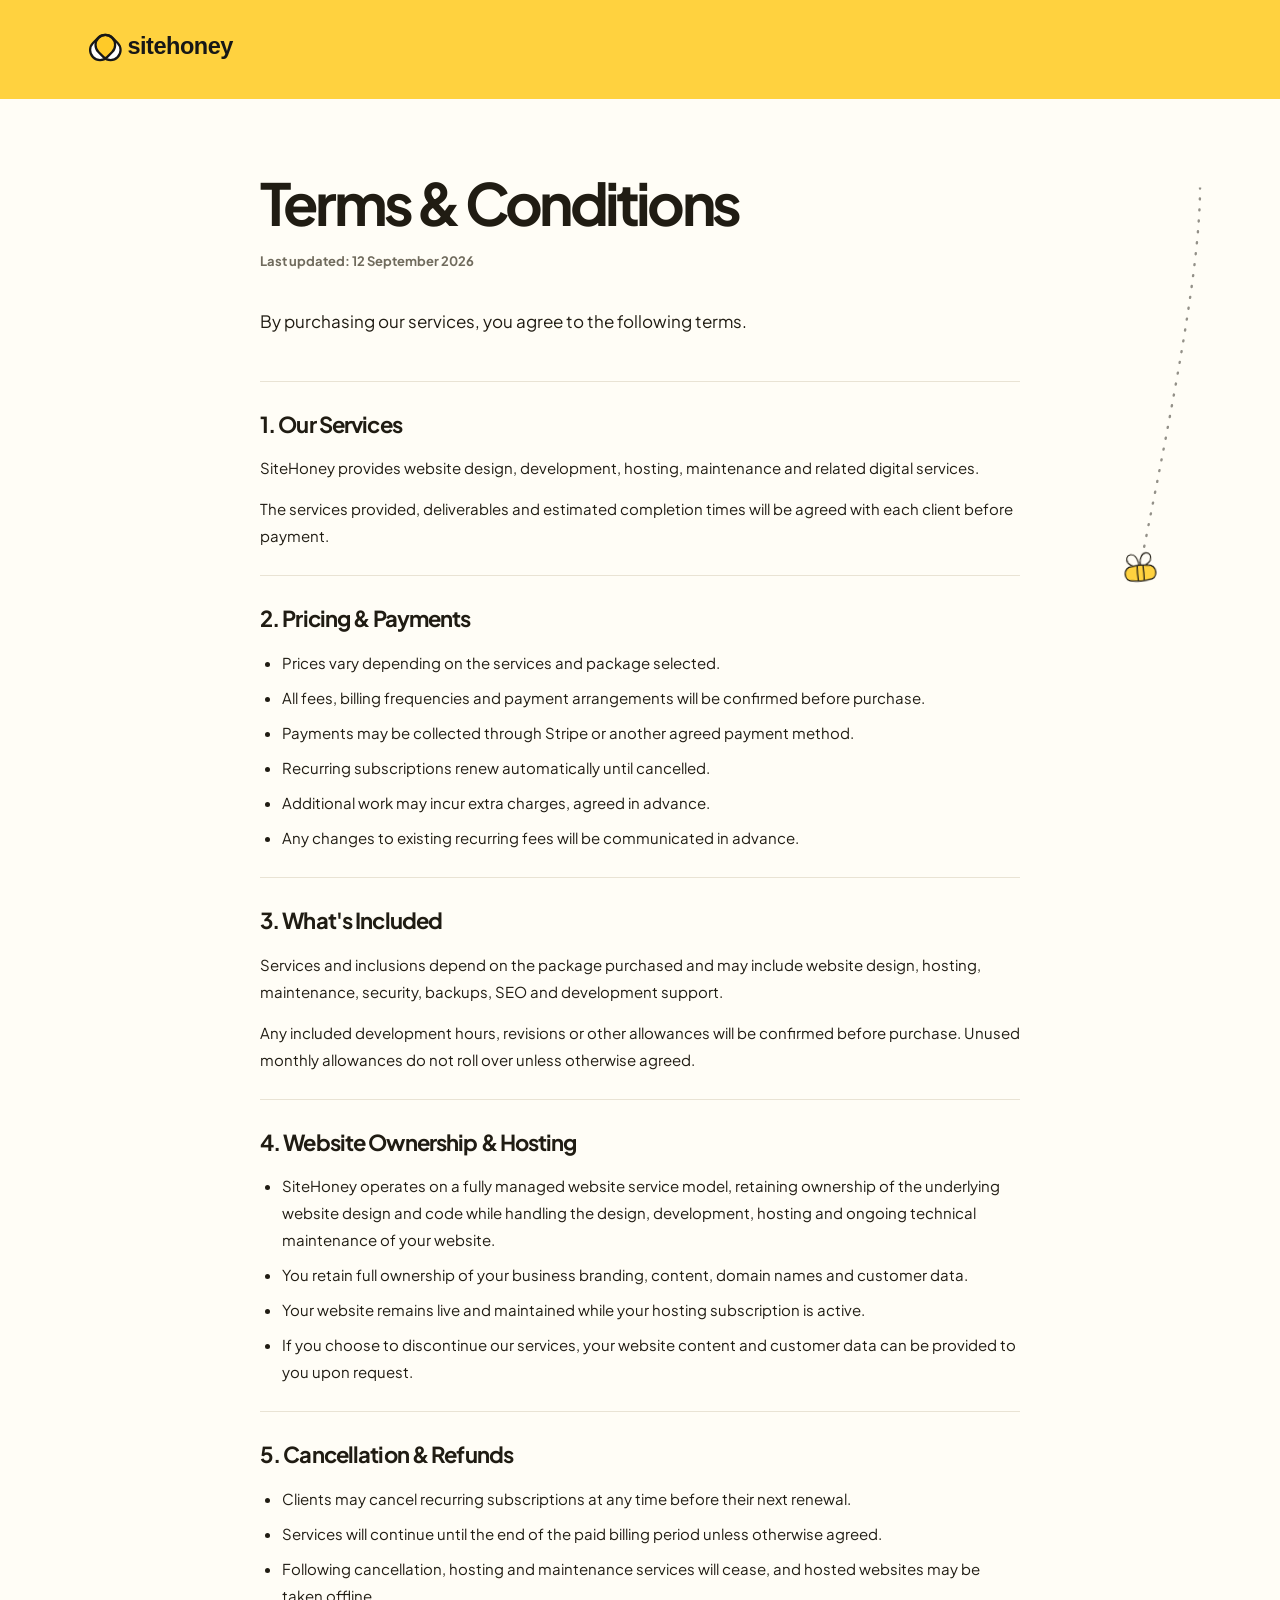
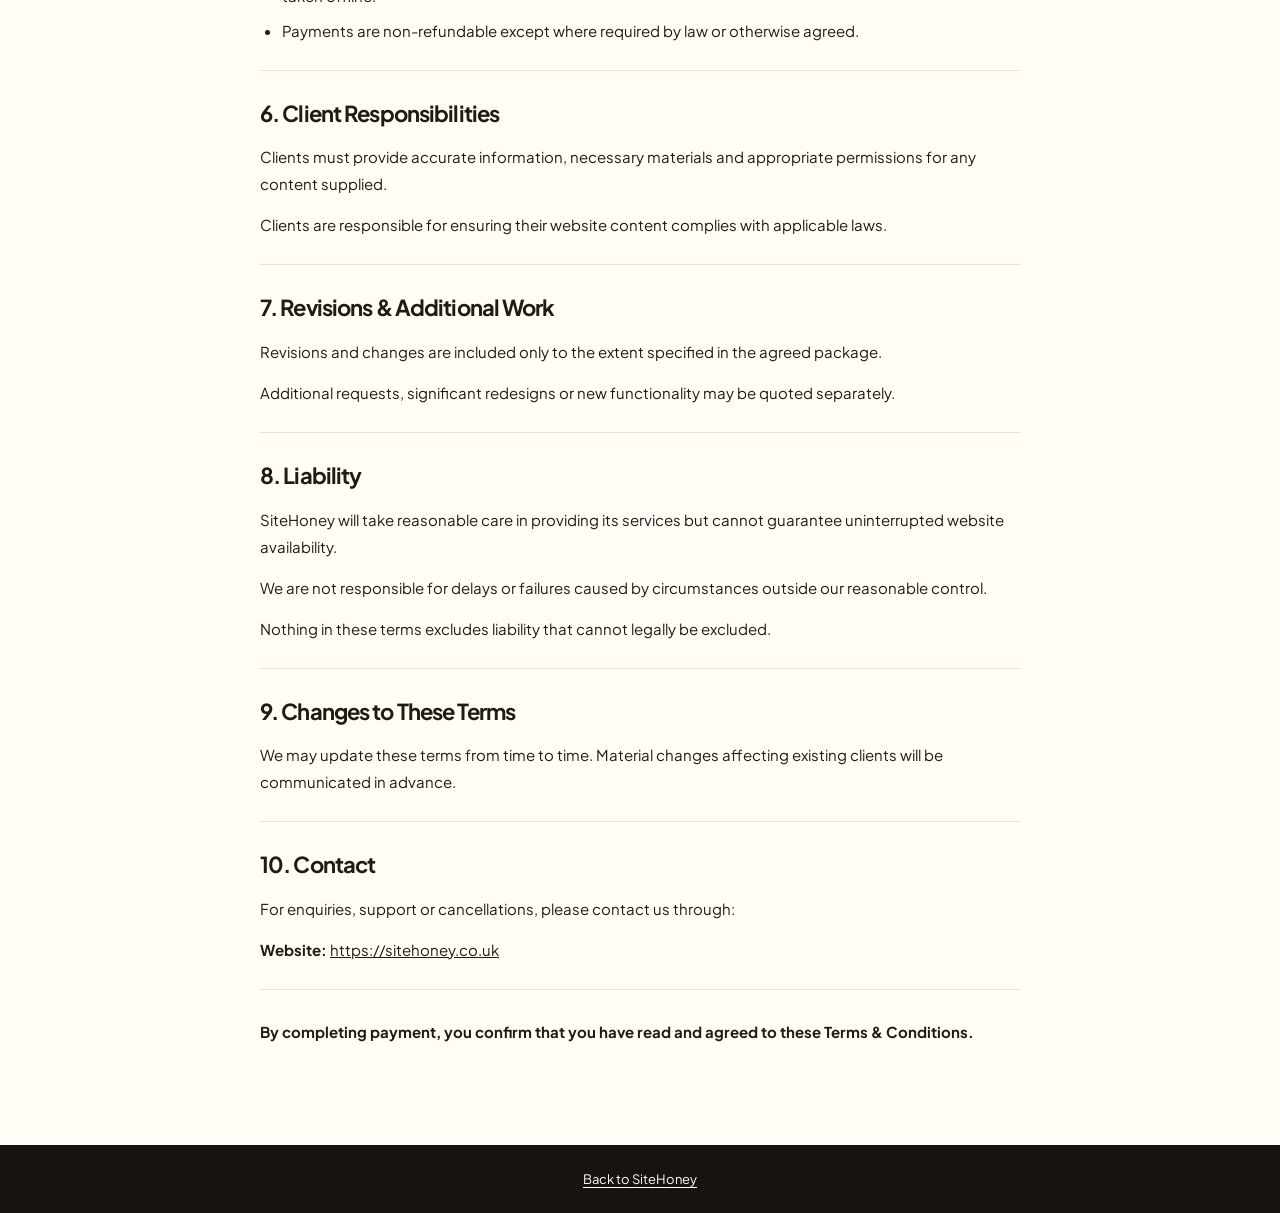
<file: terms/index.html>
<!doctype html>
<html lang="en">
<head>
  <meta charset="utf-8">
  <meta name="viewport" content="width=device-width, initial-scale=1">
  <meta name="theme-color" content="#ffd23f">
  <meta name="description" content="Terms and Conditions for SiteHoney website design, development, hosting and maintenance services.">
  <link rel="icon" href="../assets/logo/sitehoney-square.svg" type="image/svg+xml">
  <link rel="apple-touch-icon" href="../assets/logo/sitehoney-square.png">
  <link rel="preconnect" href="https://fonts.googleapis.com">
  <link rel="preconnect" href="https://fonts.gstatic.com" crossorigin>
  <link href="https://fonts.googleapis.com/css2?family=Plus+Jakarta+Sans:wght@400;500;600;700;800&display=swap" rel="stylesheet">
  <link rel="canonical" href="https://sitehoney.co.uk/terms/">
  <title>Terms &amp; Conditions | SiteHoney</title>
  <style>
    :root{--ink:#201c13;--cream:#fffdf6;--muted:#706b5d;--line:#e9e3d4;--yellow:#ffd23f}
    *{box-sizing:border-box}
    body{margin:0;background:var(--cream);color:var(--ink);font-family:'Plus Jakarta Sans',sans-serif;-webkit-font-smoothing:antialiased}
    a{color:inherit}
    a:focus-visible{outline:3px solid var(--ink);outline-offset:4px}
    .site-header{background:var(--yellow);padding:22px max(24px,calc((100% - 1120px)/2))}
    .site-header a{display:inline-flex;align-items:center;text-decoration:none}
    .site-header img{display:block;width:190px;max-width:100%;height:auto}
    main{position:relative;width:min(760px,calc(100% - 48px));margin:0 auto;padding:72px 0 100px}
    h1{font-size:clamp(36px,6vw,58px);line-height:1.12;letter-spacing:-.065em;margin:0 0 14px}
    .updated{font-size:13px;font-weight:700;color:var(--muted);margin:0 0 34px}
    .intro{font-size:17px;line-height:1.75;margin:0 0 44px}
    section{border-top:1px solid var(--line);padding:28px 0 26px}
    h2{font-size:22px;line-height:1.3;letter-spacing:-.04em;margin:0 0 16px}
    p,li{font-size:15px;line-height:1.8}
    p{margin:0 0 14px}
    p:last-child{margin-bottom:0}
    ul{margin:0;padding-left:22px}
    li+li{margin-top:8px}
    .agreement{border-top:1px solid var(--line);padding-top:28px;font-weight:700}
    footer{background:#17140f;color:#fffdf6;padding:26px 24px;text-align:center;font-size:13px}
    footer a{color:inherit;text-underline-offset:3px}
    .terms-flight{position:absolute;top:0;bottom:0;left:calc(100% + 36px);width:clamp(46px,calc(50vw - 416px),240px);pointer-events:none;overflow:visible}
    .terms-flight-track{display:block;width:100%;height:100%;overflow:visible}
    .terms-flight-trail{fill:none;stroke:var(--ink);stroke-width:2.4;stroke-linecap:round;stroke-dasharray:1 10;opacity:.48}
    .terms-bee{position:absolute;top:0;left:0;width:40px;height:33px;color:var(--ink);overflow:visible;will-change:transform}
    @media(max-width:920px){.terms-flight{left:calc(100% + 24px);width:46px}.terms-bee{width:32px;height:26px}}
    @media(max-width:888px){main{width:min(760px,calc(100% - 120px));margin-left:24px;margin-right:96px}.terms-flight{width:64px}}
    @media(max-width:600px){.site-header{padding:18px 24px}.site-header img{width:160px}main{padding:48px 0 72px}section{padding:24px 0 22px}}
    @media(prefers-reduced-motion:reduce){.terms-flight{display:none}}
  </style>
<link rel="stylesheet" href="../assets/page-loader.css"></head>
<body>
<script src="../assets/page-loader.js"></script>
  <header class="site-header"><a href="/" aria-label="SiteHoney home"><img src="../assets/logo/sitehoney-wordmark.svg" alt="SiteHoney"></a></header>
  <main>
    <div class="terms-flight" aria-hidden="true">
      <svg class="terms-flight-track">
        <defs><mask id="terms-trail-reveal" maskUnits="userSpaceOnUse"><path id="terms-trail-mask" fill="none" stroke="#fff" stroke-width="8"/></mask></defs>
        <path id="terms-flight-path" class="terms-flight-trail" mask="url(#terms-trail-reveal)"/>
      </svg>
      <svg class="terms-bee" viewBox="0 0 96 78">
        <g fill="#fffdf6" stroke="currentColor" stroke-width="2.7">
          <g><path d="M44 39 C36 35 26 33 21 25 C16 16 20 7 29 6 C39 5 45 17 46 28 C46 33 45 37 44 39 Z"/><animateTransform attributeName="transform" type="rotate" values="-13 44 39;14 44 39;-13 44 39" dur=".12s" repeatCount="indefinite"/></g>
          <g><path d="M52 39 C60 35 70 33 75 25 C80 16 76 7 67 6 C57 5 51 17 50 28 C50 33 51 37 52 39 Z"/><animateTransform attributeName="transform" type="rotate" values="13 52 39;-14 52 39;13 52 39" dur=".105s" begin="-.052s" repeatCount="indefinite"/></g>
        </g>
        <path d="M29 35 C18 35 11 43 11 53 C11 63 18 70 29 70 Q48 73 67 70 C78 70 85 63 85 53 C85 43 78 35 67 35 Q48 32 29 35 Z" fill="#ffd23f" stroke="currentColor" stroke-width="3"/>
        <path d="M41.5 35.2 Q40 52.5 41.5 69.6 M55.5 35.2 Q57 52.5 55.5 69.6" stroke="currentColor" stroke-width="3" stroke-linecap="round" fill="none"/>
      </svg>
    </div>
    <h1>Terms &amp; Conditions</h1>
    <p class="updated">Last updated: 12 September 2026</p>
    <p class="intro">By purchasing our services, you agree to the following terms.</p>

    <section>
      <h2>1. Our Services</h2>
      <p>SiteHoney provides website design, development, hosting, maintenance and related digital services.</p>
      <p>The services provided, deliverables and estimated completion times will be agreed with each client before payment.</p>
    </section>

    <section>
      <h2>2. Pricing &amp; Payments</h2>
      <ul>
        <li>Prices vary depending on the services and package selected.</li>
        <li>All fees, billing frequencies and payment arrangements will be confirmed before purchase.</li>
        <li>Payments may be collected through Stripe or another agreed payment method.</li>
        <li>Recurring subscriptions renew automatically until cancelled.</li>
        <li>Additional work may incur extra charges, agreed in advance.</li>
        <li>Any changes to existing recurring fees will be communicated in advance.</li>
      </ul>
    </section>

    <section>
      <h2>3. What's Included</h2>
      <p>Services and inclusions depend on the package purchased and may include website design, hosting, maintenance, security, backups, SEO and development support.</p>
      <p>Any included development hours, revisions or other allowances will be confirmed before purchase. Unused monthly allowances do not roll over unless otherwise agreed.</p>
    </section>

    <section>
      <h2>4. Website Ownership &amp; Hosting</h2>
      <ul>
        <li>SiteHoney operates on a fully managed website service model, retaining ownership of the underlying website design and code while handling the design, development, hosting and ongoing technical maintenance of your website.</li>
        <li>You retain full ownership of your business branding, content, domain names and customer data.</li>
        <li>Your website remains live and maintained while your hosting subscription is active.</li>
        <li>If you choose to discontinue our services, your website content and customer data can be provided to you upon request.</li>
      </ul>
    </section>

    <section>
      <h2>5. Cancellation &amp; Refunds</h2>
      <ul>
        <li>Clients may cancel recurring subscriptions at any time before their next renewal.</li>
        <li>Services will continue until the end of the paid billing period unless otherwise agreed.</li>
        <li>Following cancellation, hosting and maintenance services will cease, and hosted websites may be taken offline.</li>
        <li>Payments are non-refundable except where required by law or otherwise agreed.</li>
      </ul>
    </section>

    <section>
      <h2>6. Client Responsibilities</h2>
      <p>Clients must provide accurate information, necessary materials and appropriate permissions for any content supplied.</p>
      <p>Clients are responsible for ensuring their website content complies with applicable laws.</p>
    </section>

    <section>
      <h2>7. Revisions &amp; Additional Work</h2>
      <p>Revisions and changes are included only to the extent specified in the agreed package.</p>
      <p>Additional requests, significant redesigns or new functionality may be quoted separately.</p>
    </section>

    <section>
      <h2>8. Liability</h2>
      <p>SiteHoney will take reasonable care in providing its services but cannot guarantee uninterrupted website availability.</p>
      <p>We are not responsible for delays or failures caused by circumstances outside our reasonable control.</p>
      <p>Nothing in these terms excludes liability that cannot legally be excluded.</p>
    </section>

    <section>
      <h2>9. Changes to These Terms</h2>
      <p>We may update these terms from time to time. Material changes affecting existing clients will be communicated in advance.</p>
    </section>

    <section>
      <h2>10. Contact</h2>
      <p>For enquiries, support or cancellations, please contact us through:</p>
      <p><strong>Website:</strong> <a href="https://sitehoney.co.uk">https://sitehoney.co.uk</a></p>
    </section>

    <p class="agreement">By completing payment, you confirm that you have read and agreed to these Terms &amp; Conditions.</p>
  </main>
  <footer><a href="/">Back to SiteHoney</a></footer>
  <script>
    (() => {
      const flight = document.querySelector('.terms-flight');
      const path = document.getElementById('terms-flight-path');
      const mask = document.getElementById('terms-trail-mask');
      const bee = document.querySelector('.terms-bee');
      const heading = document.querySelector('h1');
      let pathLength = 0;
      let beeWidth = 0;
      let beeHeight = 0;
      let current = 0;
      let target = 0;
      let animating = false;

      function makePath() {
        const width = flight.clientWidth;
        const height = flight.clientHeight;
        beeWidth = parseFloat(getComputedStyle(bee).width);
        beeHeight = parseFloat(getComputedStyle(bee).height);
        const edge = beeWidth / 2 + 3;
        const usable = Math.max(0, width - edge * 2);
        const x = fraction => edge + usable * fraction;
        const start = heading.getBoundingClientRect().top - flight.getBoundingClientRect().top + beeHeight / 2;
        const finish = height - 42;
        const span = finish - start;
        const y = fraction => start + span * fraction;
        // Equal-radius SVG arcs keep the loops circular in screen pixels.
        // Enter and leave slightly apart to avoid retracing the dotted trail.
        const segments = [`M ${x(.68)} ${start}`];
        let cursor = {x:x(.68), y:start};
        let tangent = {x:0, y:1};
        function connect(point, direction) {
          const reach = Math.min(span * .065, Math.hypot(point.x - cursor.x, point.y - cursor.y) * .36);
          segments.push(`C ${cursor.x + tangent.x * reach} ${cursor.y + tangent.y * reach} ${point.x - direction.x * reach} ${point.y - direction.y * reach} ${point.x} ${point.y}`);
          cursor = point;
          tangent = direction;
        }
        function circle(cx, cy, radius, angle, direction) {
          const at = a => ({x:cx + radius * Math.cos(a), y:cy + radius * Math.sin(a)});
          const along = a => ({x:-Math.sin(a) * direction, y:Math.cos(a) * direction});
          connect(at(angle), along(angle));
          // A 330-degree loop has a clean opening for the onward flight.
          for (let step = 1; step <= 2; step++) {
            const nextAngle = angle + direction * (Math.PI * 11 / 6) * step / 2;
            cursor = at(nextAngle);
            tangent = along(nextAngle);
            segments.push(`A ${radius} ${radius} 0 0 ${direction > 0 ? 1 : 0} ${cursor.x} ${cursor.y}`);
          }
        }
        circle(x(.50), y(.29), usable * .46, Math.PI, -1);
        connect({x:x(.48), y:y(.48)}, {x:.55, y:.835});
        circle(x(.53), y(.67), usable * .39, 0, 1);
        connect({x:x(.20), y:y(.87)}, {x:-.35, y:.937});
        connect({x:x(.65), y:finish}, {x:.4, y:.9165});
        const d = segments.join(' ');
        path.setAttribute('d', d);
        mask.setAttribute('d', d);
        pathLength = path.getTotalLength();
        draw();
      }

      function draw() {
        const distance = current * pathLength;
        const point = path.getPointAtLength(distance);
        const before = path.getPointAtLength(Math.max(0, distance - 10));
        const after = path.getPointAtLength(Math.min(pathLength, distance + 10));
        const tilt = Math.atan2(after.x - before.x, Math.abs(after.y - before.y)) * 180 / Math.PI * .45;
        bee.style.left = `${point.x - beeWidth/2}px`;
        bee.style.top = `${point.y - beeHeight/2}px`;
        bee.style.transform = `rotate(${tilt}deg)`;
        mask.setAttribute('stroke-dasharray', `${distance} ${pathLength + 10}`);
      }

      let lastFrame = 0;
      function update(now) {
        const elapsed = lastFrame ? Math.min(64, now - lastFrame) : 16.67;
        lastFrame = now;
        current += (target - current) * (1 - Math.exp(-elapsed / 130));
        if (Math.abs(target - current) < .0005) current = target;
        draw();
        if (current !== target) requestAnimationFrame(update);
        else { animating = false; lastFrame = 0; }
      }

      function onScroll() {
        const scrollable = document.documentElement.scrollHeight - window.innerHeight;
        target = scrollable > 0 ? Math.max(0, Math.min(1, window.scrollY / scrollable)) : 0;
        if (!animating) {
          animating = true;
          requestAnimationFrame(update);
        }
      }

      makePath();
      current = target = Math.max(0, Math.min(1, window.scrollY / Math.max(1, document.documentElement.scrollHeight - window.innerHeight)));
      draw();
      window.addEventListener('scroll', onScroll, {passive:true});
      window.addEventListener('resize', makePath, {passive:true});
      document.fonts?.ready.then(makePath);
      if ('ResizeObserver' in window) new ResizeObserver(makePath).observe(document.querySelector('main'));
    })();
  </script>
</body>
</html>
</file>
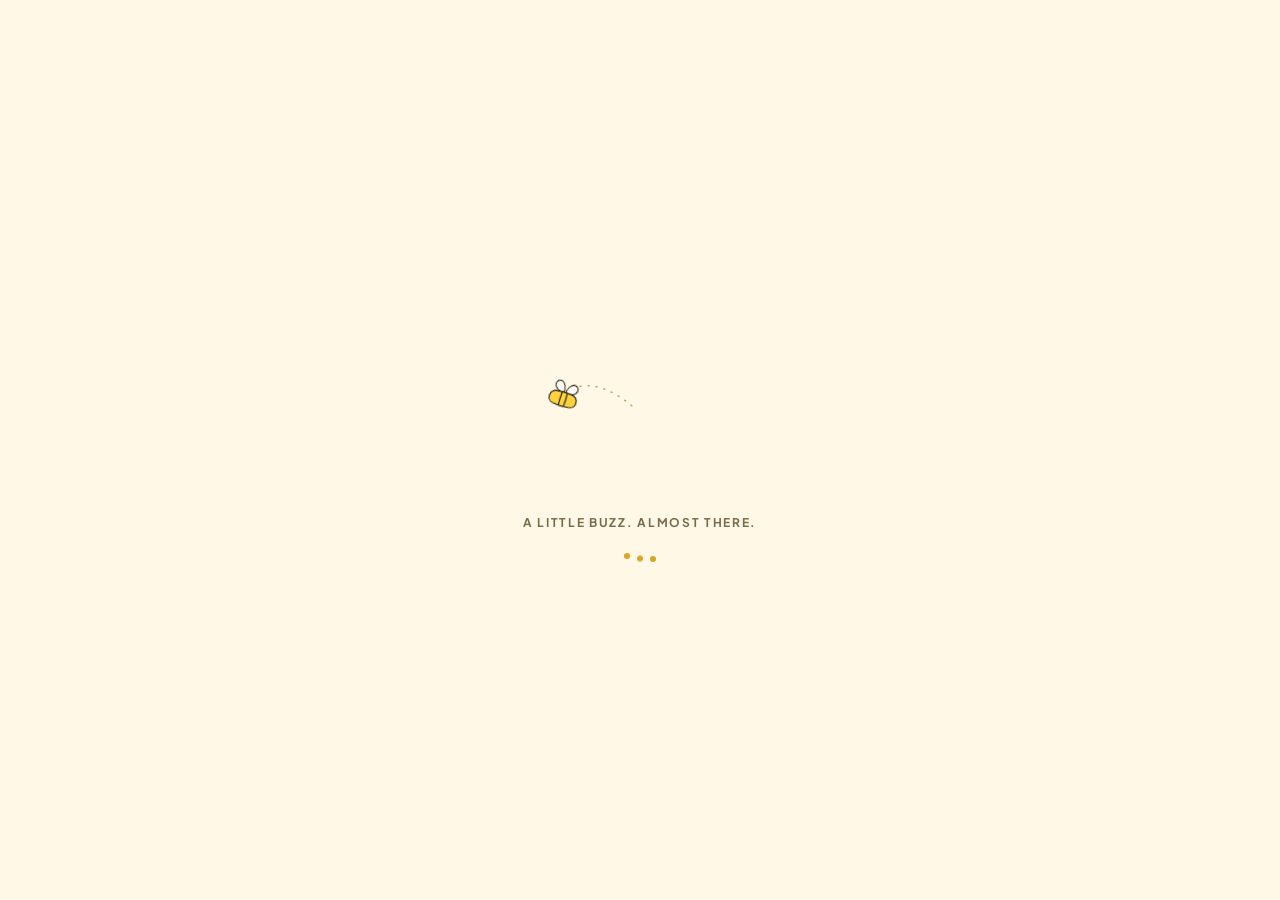
<file: terms.html>
<!doctype html>
<html lang="en">
<head>
  <meta charset="utf-8">
  <meta name="viewport" content="width=device-width, initial-scale=1">
  <meta http-equiv="refresh" content="0; url=/terms/">
  <link rel="canonical" href="https://sitehoney.co.uk/terms/">
  <title>Terms &amp; Conditions | SiteHoney</title>
</head>
<body>
  <p>The Terms &amp; Conditions page has moved to <a href="/terms/">sitehoney.co.uk/terms/</a>.</p>
</body>
</html>
</file>
<file: assets/page-loader.css>
.honey-loader{position:fixed;inset:0;z-index:2147483647;display:grid;place-items:center;background:#fff8e6;color:#201c13;transform:translateY(0);transition:transform .85s cubic-bezier(.76,0,.24,1);font-family:'Plus Jakarta Sans',sans-serif;touch-action:none}
.honey-loader.is-leaving{transform:translateY(-100%);pointer-events:none}
.honey-loader[hidden]{display:none}
.honey-loader-content{text-align:center;padding:24px}
.honey-loader-flight{width:240px;height:150px;position:relative;margin:0 auto 24px}
.honey-loader-trail{position:absolute;inset:0;width:100%;height:100%;fill:none;stroke:#bba36a;stroke-width:1.5;stroke-dasharray:1 7;stroke-linecap:round}
.honey-loader-bee{position:absolute;left:0;top:0;width:36px;height:29.25px;color:#201c13;overflow:visible;will-change:transform}
.honey-loader .bee-wing{animation:none!important;transform:none!important;transform-origin:initial!important}
.honey-loader-copy{font-size:12px;letter-spacing:.14em;text-transform:uppercase;font-weight:700;margin:0;color:#796b4b}
.honey-loader-dots{display:flex;justify-content:center;gap:7px;margin-top:22px}
.honey-loader-dots i{width:6px;height:6px;background:#d6a724;border-radius:50%;animation:honey-dot 1s ease-in-out infinite}
.honey-loader-dots i:nth-child(2){animation-delay:.15s}.honey-loader-dots i:nth-child(3){animation-delay:.3s}
@keyframes honey-dot{50%{transform:translateY(-6px)}}
@media(prefers-reduced-motion:reduce){.honey-loader{transition-duration:.01s}.honey-loader-dots i{animation:none}}
</file>
